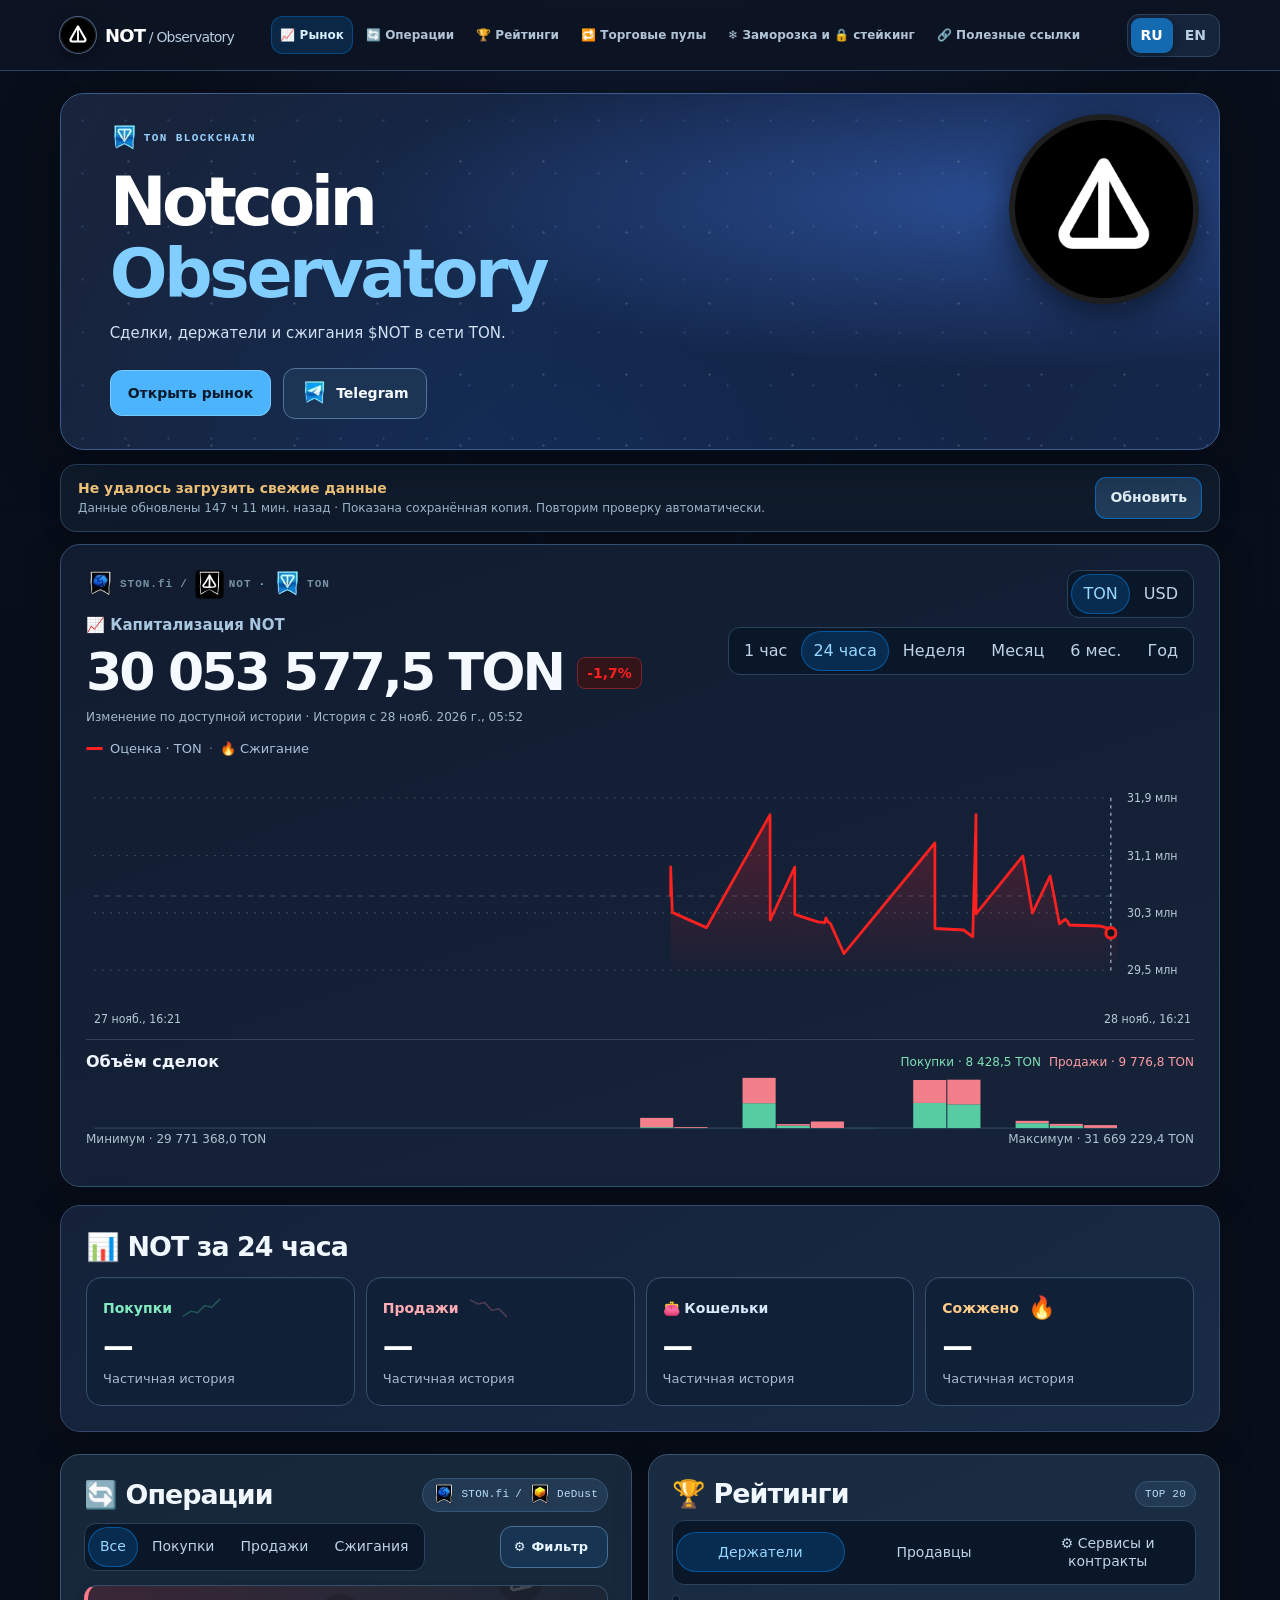
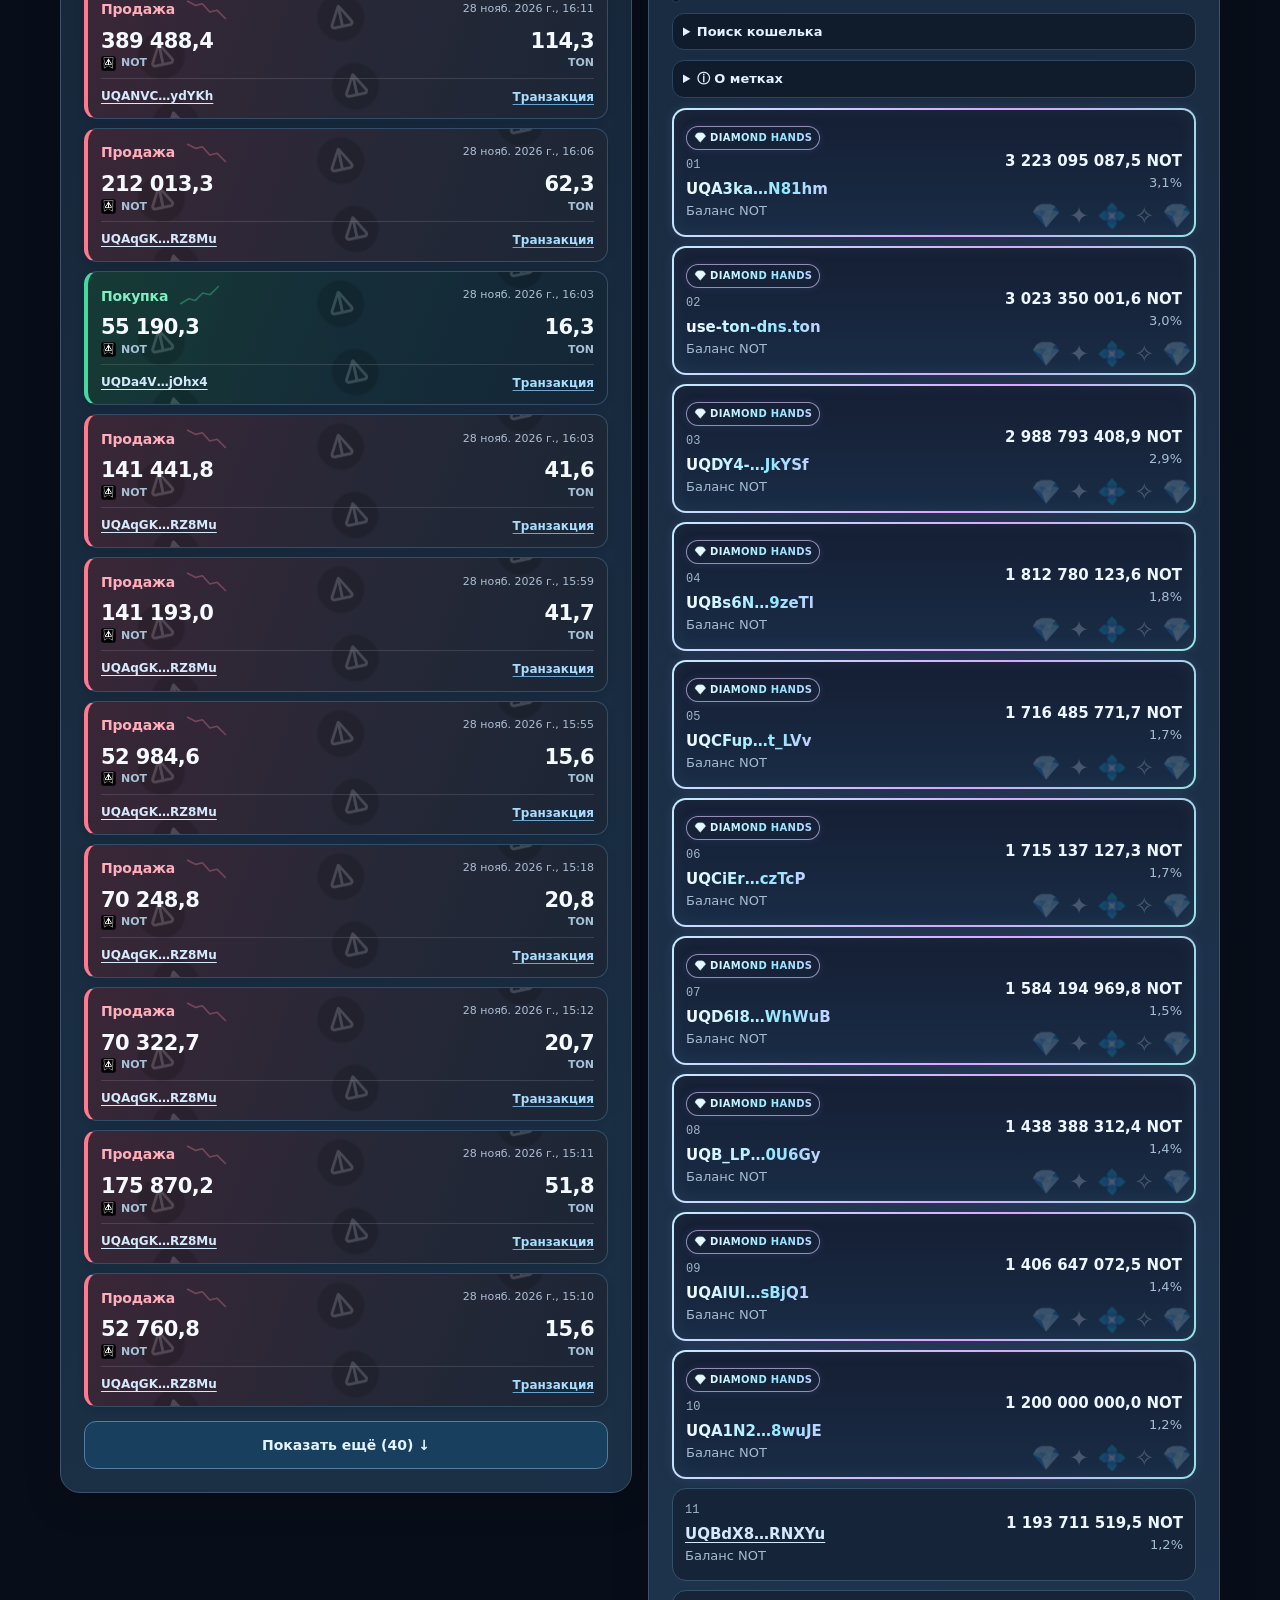
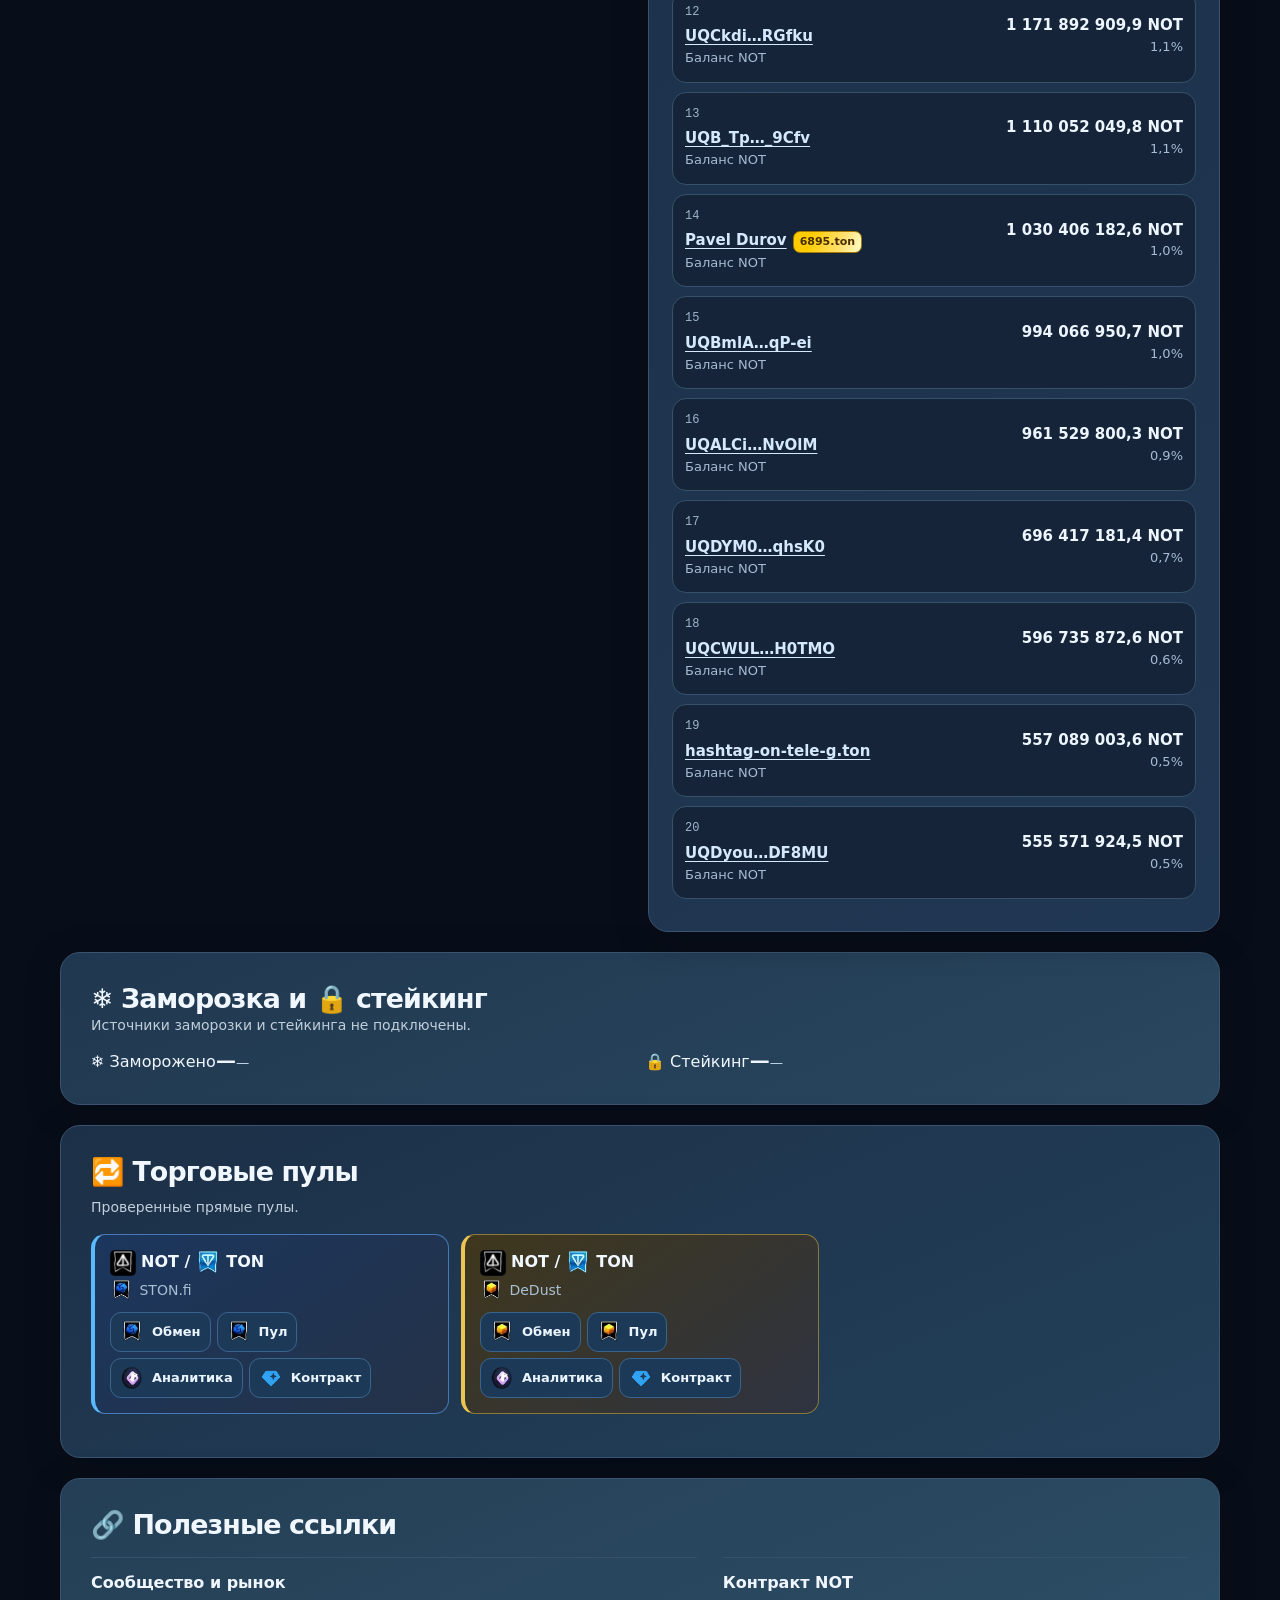
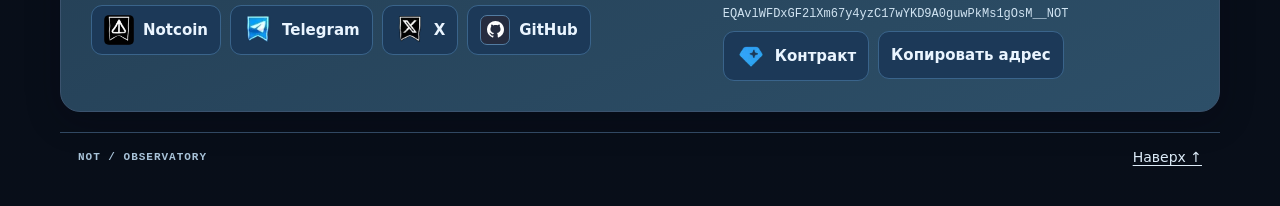
<file: index.html>
<!doctype html>
<html lang="ru"><head>
<meta charset="utf-8"><meta name="viewport" content="width=device-width,initial-scale=1">
<meta name="theme-color" content="#070d21"><meta name="description" content="NOT Observatory — сделки STON.fi и DeDust, держатели и подтверждённые сжигания NOT в сети TON.">
<title>Notcoin Observatory</title><style>:root{color-scheme:light;--ink:#101721;--muted:#536372;--paper:#f8fafc;--line:#cbd5df;--blue:#30a1f5;--link:#075d9b;--night:#090b0e;--graphite:#10151c;--green:#1e6b51;--red:#df0000;--orange:#975019;font:16px/1.5 system-ui,-apple-system,BlinkMacSystemFont,"Segoe UI",sans-serif;color:var(--ink);background:var(--night)}
*{box-sizing:border-box}
[hidden]{display:none!important}
html{scroll-behavior:smooth;scroll-padding-top:82px}
body{margin:0;background:var(--night)}
.wrap{width:min(1220px,calc(100% - 64px));margin-inline:auto}
h1,h2,h3,p{margin:0}
a{color:var(--link);text-underline-offset:3px}
a:hover{text-decoration:underline}
button{font:inherit;color:inherit;cursor:pointer}
a:focus-visible,button:focus-visible,summary:focus-visible,#plot svg:focus-visible{outline:3px solid #5692db;outline-offset:2px}
header{position:sticky;top:0;z-index:5;background:#090b0ef5;border-bottom:1px solid #283541;color:#f5f8fc}
.nav,.brand,nav,.langs,.tabs,.smallTabs,.introLinks,.eyebrow,.sectionHeading,.chartCaption,footer,.graphTop{display:flex;align-items:center}
.nav{min-height:65px;gap:20px;justify-content:space-between}
.brand{gap:9px;color:#fff;text-decoration:none}
.brand svg{width:36px;height:36px}
.brand strong{font-size:19px;letter-spacing:-.055em}
.brand span{font-weight:500;color:#c3cbd5}
.brand:hover{text-decoration:none}
nav{gap:5px}
nav a,.langs button{font-size:14px;font-weight:650}
nav a{color:#b4c0ce;padding:9px 11px;text-decoration:none;border-radius:8px}
nav a.on,nav a:hover{color:white;background:#203347;text-decoration:none}
.langs,.tabs,.smallTabs{background:#e5edf4;border-radius:10px;padding:3px;gap:2px;width:fit-content;max-width:100%;flex-wrap:wrap}
.langs button,.tabs button,.smallTabs button{border:none;padding:7px 10px;background:transparent;color:#364c61;border-radius:7px;line-height:1.35}
.langs .on,.tabs .on,.smallTabs .on{background:#114c79;color:white}
.hero{margin:20px 0 16px;position:relative;isolation:isolate;overflow:hidden;display:flex;align-items:center;min-height:192px;border-radius:20px;border:1px solid #293746;background:radial-gradient(ellipse at 88% 70%,#153650 0%,transparent 53%),#0b0d10;color:#fff}
.herotext{position:relative;z-index:1;padding:27px clamp(20px,3vw,44px);max-width:66%}
.eyebrow,.tag,footer>span{font-family:ui-monospace,Consolas,monospace;font-size:11px;font-weight:650;letter-spacing:.09em}
.eyebrow{gap:8px}
.eyebrow i{width:7px;height:7px;background:#468ec6;border-radius:50%}
.hero .eyebrow{color:#b9c9d9}
.hero .eyebrow i{background:var(--blue)}
h1{font-size:clamp(38px,4.6vw,68px);letter-spacing:-.07em;line-height:1.05;margin:7px 0 8px}
h1 em{font-family:Georgia,"Times New Roman",serif;font-weight:normal;letter-spacing:-.055em;color:#a1d6ff}
.hero p{color:#c9d5e1;font-size:15px}
.heroArt{position:absolute;inset:0 0 0 auto;width:41%;display:grid;align-items:center;pointer-events:none}
.heroArt svg{width:100%;height:100%;max-height:250px}
.introLinks{margin-top:17px;gap:10px}
.introLinks a,.more{border:1px solid #9daebf;border-radius:8px;padding:7px 12px;text-decoration:none;font-weight:650;font-size:14px}
.introLinks a{color:#f0f6ff;border-color:#536779}
.introLinks a:first-child{color:#081624;background:var(--blue);border-color:var(--blue)}
.introLinks a:hover,.more:hover{box-shadow:inset 0 0 0 1px currentColor}
.panel{background:var(--paper);border:1px solid var(--line);border-radius:17px;padding:clamp(16px,2vw,25px);min-width:0}
.graphTop,.sectionHeading,footer{justify-content:space-between;gap:12px}
.graphTop{align-items:flex-start}
.graph .eyebrow{color:#b6c8d9}
.graph .eyebrow span{color:#7891a7}
.graph h2{font-weight:550;color:var(--muted);font-size:16px;margin-top:12px}
.price{font-size:clamp(27px,3.2vw,44px);line-height:1.12;letter-spacing:-.05em;font-variant-numeric:tabular-nums;font-weight:730}
.chartCaption{font-size:13px;color:var(--muted);gap:7px;margin-top:13px}
.lineKey{width:17px;height:3px;border-radius:3px;background:var(--blue)}
.sep{color:#6f8196}
#plot{margin:6px 0;min-height:183px}
#plot svg{width:100%;height:183px;display:block;touch-action:pan-y}
#plot text{font:11px system-ui,sans-serif;fill:#b6c6d6}
.marker{cursor:pointer}
.marker:focus{outline:2px solid var(--orange)}
#readout{font-size:14px;font-variant-numeric:tabular-nums;min-height:24px;color:var(--ink)}
.note,.description,.resources p{font-size:14px;color:var(--muted);overflow-wrap:anywhere}
.note{font-size:12px}
.description{margin:8px 0}
.summary{margin:18px 0 22px}
.summary h2,.panel h2:not(.graph h2){font-size:clamp(20px,2.1vw,27px);letter-spacing:-.045em;line-height:1.2}
.summary .sectionHeading{margin-bottom:9px}
.tag{color:#3e5061;background:#e2ebf4;border-radius:20px;padding:4px 9px;white-space:nowrap;font-weight:500;letter-spacing:.02em}
#stats{display:grid;grid-template-columns:repeat(4,minmax(0,1fr));gap:10px}
.stat{background:var(--paper);border:1px solid var(--line);border-radius:13px;padding:13px 15px;min-width:0}
.stat b,.stat small,.stat span{display:block}
.stat b{font-size:clamp(20px,2.1vw,31px);line-height:1.3;font-variant-numeric:tabular-nums;overflow-wrap:anywhere;letter-spacing:-.04em}
.stat small{font-size:13px;color:var(--muted)}
.stat span{font-size:14px;font-weight:670}
.buy{color:var(--green)}
.sell{color:var(--red)}
.burn{color:var(--orange)}
.columns{display:grid;grid-template-columns:1fr 1fr;gap:16px;align-items:start}
.columns .tabs{margin:10px 0}
.columns .tabs button,.smallTabs button{font-size:14px}
.smallTabs:not(:empty){margin-bottom:8px}
#feedNote,#rankNote{margin-bottom:8px}
.row{display:grid;grid-template-columns:minmax(0,1fr) auto;gap:10px;border-top:1px solid #dce3eb;padding:10px 0;align-items:center}
.row>div{min-width:0}
.row>div:last-child{text-align:right}
.row b,.row small{display:block;font-variant-numeric:tabular-nums}
.row small{color:var(--muted);font-size:13px}
.row a{overflow-wrap:anywhere}
.row b{font-size:15px;line-height:1.45}
.row .badge{display:inline-block;padding:1px 6px;font-size:12px;border-radius:5px;margin-right:6px}
.badge.buy{background:#e0f3e8}
.badge.sell{background:var(--red);color:white}
.badge.burn{background:#ffead4}
.position{color:var(--muted);font:12px ui-monospace,monospace;margin-right:8px}
.empty{padding:16px 0;color:var(--muted)}
.more{background:#eaf1f7;color:#144b72}
.more[hidden]{display:none}
#more{margin-top:8px;width:100%}
.resources{margin:20px 0}
.resourcesGrid{display:grid;grid-template-columns:1.15fr 1.2fr 1fr;gap:24px;margin-top:16px}
.resources h3{font-size:16px;margin-bottom:6px}
.resourceList{display:flex;gap:8px 13px;flex-wrap:wrap}
.resourceList,.contract{margin-top:8px;font-size:14px}
.contract{display:block;overflow-wrap:anywhere;font-family:ui-monospace,monospace;margin-bottom:10px}
.resourcesGrid article{min-width:0}
summary{cursor:pointer;font-weight:600}
footer{padding:16px 0 25px}
footer a{font-size:14px}
@media(max-width:800px){.wrap{width:calc(100% - 28px)}
.nav{display:grid;grid-template-columns:1fr auto;gap:0;padding-top:6px}
.langs{grid-column:2;grid-row:1}
.brand{grid-column:1;grid-row:1}
nav{grid-column:1/-1;justify-content:space-between;gap:0}
nav a{padding:7px 5px;font-size:13px}
html{scroll-padding-top:98px}
.columns{grid-template-columns:1fr}
.heroArt{width:35%;opacity:.82}
.herotext{max-width:73%;padding:19px}
.hero{min-height:180px}
.graphTop{flex-wrap:wrap}
.resourcesGrid{grid-template-columns:1fr 1fr}

#stats{grid-template-columns:repeat(2,minmax(0,1fr))}}
@media(max-width:500px){.wrap{width:calc(100% - 20px)}
.hero{margin-top:10px}
.herotext{max-width:100%;padding:16px}
.heroArt{width:35%;inset:auto 0 0 auto;height:78px}
.hero p{max-width:96%;font-size:14px}
.introLinks{max-width:76%;gap:6px;flex-wrap:wrap}
.introLinks a{font-size:13px;padding:6px 8px}
.graphTop{gap:10px}
.tabs button{padding:6px 8px}
.stat{padding:10px}
.stat small{font-size:12px}
.row{gap:3px}
.row b{font-size:14px}
.row small{font-size:12px}
.resourcesGrid{grid-template-columns:1fr;gap:15px}
.resourcesGrid article+article{border-top:1px solid var(--line);padding-top:12px}}
@media(prefers-reduced-motion:reduce){html{scroll-behavior:auto}}

.walletLegend{font-size:13px;color:var(--muted);margin:4px 0}
.walletIdentity{display:inline-flex;align-items:baseline;flex-wrap:wrap;gap:2px 6px;max-width:100%;vertical-align:baseline}
.row .walletAddress{font-weight:700;text-decoration:underline;text-decoration-thickness:1px;text-underline-offset:3px}
.row .walletAddress.buy,.walletRole.buy{color:#126042}
.row .walletAddress.sell,.walletRole.sell{color:#df0000}
.row .walletAddress.burn,.walletRole.burn{color:#874305}
.row .walletAddress.neutral{color:#51615c}
.walletRole{font-size:11px;font-weight:600}
:is(.row,.walletResult) .domainBadge{font:600 11px/1.4 system-ui,sans-serif;letter-spacing:0;padding:2px 6px;border-radius:5px;overflow-wrap:anywhere;max-width:100%;display:inline-block}
.domainBadge.digits{color:#482e00;background:linear-gradient(110deg,#ffcc00 12%,#ffe173 34%,#fff9c0 46%,#ffd700 57%,#efb000 84%);background-size:220% 100%;border:1px solid #a37b00;animation:projectGold 4s ease-in-out infinite alternate}
details.domainDetails{display:inline-block;border:0;padding:0;font-size:12px;font-weight:500;width:100%}
details.domainDetails summary{color:var(--muted);font-size:11px}
#rank .position{vertical-align:top}
.onlyBadges{display:flex;align-items:center;gap:7px;font-size:13px;font-weight:600;margin:4px 0 7px;cursor:pointer}
.onlyBadges input{width:16px;height:16px;accent-color:var(--link)}


@keyframes projectGold{from{background-position:0% 50%}
to{background-position:100% 50%}}
@media(prefers-reduced-motion:reduce){.domainBadge.digits{animation:none}}
footer>span{color:#f5f8ff}
footer a{color:#dcebf8}
.price{overflow-wrap:break-word}

/* Make the chart and header dark; financial rows retain their semantic colours. */
.langs,.graph .tabs{background:#202a35}
.langs button,.graph .tabs button{color:#c3cfdb}
.langs .on,.graph .tabs .on{background:var(--blue);color:#071421}
.graph{--ink:#f5f8fc;--muted:#b2c0cd;color:var(--ink);background:var(--graphite);border-color:#283747}
.graph #readout a{color:#86caff}
.graph #plot svg{height:205px}
.brand:hover,.introLinks a:hover{color:#fff}
.introLinks a:first-child:hover{color:#081624}

.wrap{width:min(1180px,calc(100% - 88px))}
.hero{background:linear-gradient(165deg,#080a0d 22%,#10151c 100%)}
.graph,.summary{background:linear-gradient(180deg,#10151c,#152332);border:1px solid #374b5b}
.summary{background:linear-gradient(180deg,#152332,#172b3c);padding:clamp(16px,2vw,25px);border-radius:17px;color:#f4f8ff}
.summary .sectionHeading{margin-bottom:14px}
.stat{background:linear-gradient(145deg,#131d28,#1e3041);border:1px solid #3d5363}
.stat small{color:#b9c8d5}
.stat span.buy,.stat span.sell,.stat span.burn{display:inline-block;border-radius:5px;background:linear-gradient(120deg,#d8e5eb,#c1d4df);padding:1px 6px}
.columns .panel,.resources{--ink:#f3f7fc;--muted:#c1cedb;--link:#a6daff;--line:#435a6a;color:var(--ink);border-color:#3b5264}
.columns .panel{background:linear-gradient(180deg,#172b3c,#1a3b51)}
.columns .tabs,.columns .smallTabs{background:#0e1c29}
.columns .tabs button,.columns .smallTabs button{color:#cbd9e7}
.columns .tabs .on,.columns .smallTabs .on{background:#265a7d;color:#fff}
.row{border-color:#435666}
.position{color:#c1cedb}
.tag{background:#233f54;color:#d1e6f6}
.row .walletIdentity{background:linear-gradient(125deg,#d8e5eb,#c1d4df);border-radius:7px;padding:3px 6px}
.domainDetails summary{color:#354d62!important}
.domainDetails span{color:#223847}
#more,.resourceList>a,.resourceList>button{color:#f3f8ff;background:#15496b;border:1px solid #6289a3}
.resources{background:linear-gradient(180deg,#1a3b51,#20475e);padding:clamp(18px,2.5vw,30px)}
.resourcesGrid{grid-template-columns:1.3fr 1fr;gap:clamp(14px,2vw,26px)}
.resourcesGrid article{border-top:1px solid #7190a3;padding-top:13px}
.resources h3{margin-bottom:10px}
.resourceList{display:grid;grid-template-columns:1fr;gap:7px}
.resourceList>a,.resourceList>button{display:flex;align-items:center;justify-content:space-between;gap:6px;min-height:42px;padding:8px 12px;border-radius:7px;text-align:left;font:650 14px/1.35 system-ui,sans-serif;text-decoration:none;cursor:pointer}
.resourceList>a:hover,.resourceList>button:hover,#more:hover{background:#1b5c82;border-color:#aedfff}
.resources .contract{color:#d1e4f2;margin:6px 0;word-break:break-all}
footer{background:#090c10;border-top:1px solid #405362;padding:14px 18px;margin-bottom:14px;border-radius:8px}
@media(min-width:1000px){.resourcesGrid article:first-child .resourceList{grid-template-columns:repeat(2,minmax(0,1fr))}}
@media(max-width:800px){.wrap{width:calc(100% - 34px)}.resourcesGrid{grid-template-columns:1fr 1fr}}
@media(max-width:500px){.wrap{width:calc(100% - 22px)}.resourcesGrid{grid-template-columns:1fr}.resourcesGrid article+article{border-color:#7190a3}}

/* Draw external-link arrows without relying on a font glyph. */
.resourceList>a::after,.introLinks a[href^="https:"]::after,.row a:not(.walletAddress)::after{content:"";display:inline-block;width:8px;height:8px;flex-shrink:0;margin-left:6px;border-top:1.5px solid currentColor;border-right:1.5px solid currentColor;background:linear-gradient(135deg,transparent 43%,currentColor 46%,currentColor 54%,transparent 57%);vertical-align:1px}

.syncBar{display:flex;align-items:center;justify-content:space-between;gap:14px;margin:0 0 12px;padding:12px 18px;background:#101b27;border:1px solid #374b5b;border-radius:12px;color:#e5f1fb}
.syncBar>div{min-width:0}.syncBar p{font-size:14px;font-weight:650}.syncBar small{display:block;color:#b9c8d5;font-size:12px;overflow-wrap:anywhere}.syncBar .syncWarning{color:#ffcf80}
#refreshData{flex-shrink:0;min-height:42px;padding:8px 14px;border:1px solid #6289a3;border-radius:7px;background:#15496b;color:#f3f8ff;font-weight:650;font-size:14px}#refreshData:hover{background:#1b5c82}#refreshData:disabled{opacity:.65;cursor:wait}
@media(max-width:400px){.syncBar{align-items:flex-start;flex-wrap:wrap;padding:12px 14px}.syncBar>div{flex:1 1 175px}}

/* Market cap: native-currency valuation, with an explicit estimation note. */
.graph .price{font-size:clamp(32px,4.2vw,52px);letter-spacing:-.055em;line-height:1.15}
.graph h2{font-size:15px;margin-top:12px;margin-bottom:7px}
.capHeadline{display:flex;align-items:center;gap:14px;flex-wrap:wrap}
.capChange{font:700 14px/1.3 system-ui,sans-serif;padding:6px 9px;border-radius:8px;font-variant-numeric:tabular-nums;white-space:nowrap}
.capChange:empty{display:none}.capPositive{color:#54edb6;background:#133c32;border:1px solid #24634e}.capNegative{color:#ff2020;background:#321419;border:1px solid #7a242a}
#capPeriod{margin-top:5px;color:#a4b9cb}.graph #plot{min-height:250px;margin:18px 0 8px}.graph #plot svg{height:250px}
.graph #plot text{font:11px system-ui,sans-serif;fill:#b8c9d6}
.capRange{display:flex;justify-content:space-between;gap:8px;flex-wrap:wrap;color:#adc3d3;font-size:12px;font-variant-numeric:tabular-nums;margin:0 0 13px}
.graph #readout{background:#0b1723;border:1px solid #2b4354;padding:10px 12px;border-radius:9px;min-height:43px;font-size:13px;margin-bottom:9px}
.capMethod{font-size:11px;line-height:1.5;color:#9db3c4;border-top:1px solid #2b4354;padding-top:10px;margin-top:10px;max-width:850px}
.graph .chartCaption .lineKey{background:var(--chart-colour,#38dda0)}
@media(max-width:500px){.graph .price{font-size:34px}.capHeadline{gap:8px}.graph .graphTop{gap:15px}.graph .tabs{width:100%;justify-content:space-between}.graph .tabs button{padding:8px 6px;font-size:12px}.graph #plot svg{height:240px}.graph #plot{min-height:240px}.graph #readout{font-size:12px}.capMethod{font-size:11px}}
@media(max-width:360px){.graph .tabs{display:grid;grid-template-columns:repeat(3,minmax(0,1fr));gap:3px}.graph .tabs button{width:100%}}

:root{--blue:#75ccff;--project-art:url("[data-uri]");--night:#070d21}
body{background:radial-gradient(ellipse at 78% 0%,#24347b 0%,#111c49 28%,transparent 55%),#070d21}
header{background:#0a1129f5;border-color:#324576}
.brandMark{width:36px;height:36px;border-radius:50%;background:var(--project-art) center/cover}
.hero{min-height:268px;border-color:#435b9c;background:radial-gradient(ellipse at 78% 50%,#2b4696 0%,#182860 34%,transparent 68%),linear-gradient(112deg,#0d1639,#111c49)}
.hero::before{content:"";position:absolute;inset:0;background-image:radial-gradient(circle,#7eaeff 1px,transparent 1.5px),radial-gradient(circle,#eff7ff 1px,transparent 1.5px);background-size:43px 53px,83px 71px;background-position:0 0,26px 32px;opacity:.24;pointer-events:none}
.heroArt{width:40%;height:100%;background:var(--project-art) center / auto 88% no-repeat;filter:drop-shadow(0 0 20px #60b5ff60);border-radius:50%}
.hero h1 em{color:#89ceff}
.graph{background:linear-gradient(180deg,#101936,#151f43);border-color:#394b80}
.summary{background:linear-gradient(180deg,#182649,#202d55);border-color:#435480}
.columns .panel{background:linear-gradient(180deg,#192847,#1e3659)}
.resources{background:linear-gradient(180deg,#192b4b,#1b345a)}
.graphControls{display:grid;gap:10px;justify-items:end;min-width:0}
.row.trade-buy{border-left:3px solid #4cce9f;padding-left:8px;background:#14564832}
.row.trade-sell{border-left:3px solid #fb6b76;padding-left:8px;background:#7c223532}
.row.trade-burn{border-left:3px solid #e7ae57;padding-left:8px}
@media(max-width:800px){.graphControls{justify-items:start}}
@media(max-width:590px){
 .hero{min-height:210px}.heroArt{width:32%;height:auto;inset:12px 12px auto auto;aspect-ratio:1;opacity:1;background-size:contain}
 .herotext{max-width:76%}.hero h1{font-size:clamp(32px,7.5vw,47px)}.hero h1 em{display:block}
 .hero p{max-width:100%}.introLinks{max-width:100%}.graphControls{width:100%}.graph #currency{display:flex;width:auto}
}

#activity,#wallets,#pools{background:#141b27;border-color:#303a4a}
#activity .row,#wallets .row{background:transparent;border-color:#303a4a;border-left:0;padding-left:0}
#activity .row .walletIdentity,#wallets .row .walletIdentity{background:none;padding:0;column-gap:6px;row-gap:4px}
.columns .walletIdentity .walletAddress{background:none;padding:0}
.columns .row .walletAddress{color:#d6e2f0}
.columns .walletRole.buy,.columns .badge.buy{color:#85e6bc;background:none}
.columns .walletRole.sell,.columns .badge.sell{color:#ff9a9f;background:none}
.columns .walletRole.burn,.columns .badge.burn{color:#f1bd7d;background:none}
.columns .domainDetails summary,.columns .domainDetails span{color:#becbd9!important}
.columns :is(.row,.walletResult) .projectBadges{display:flex;flex-wrap:wrap;gap:5px;width:100%;align-items:center}
.columns :is(.row,.walletResult) .projectBadge{--badge-edge:#53627b;display:inline-flex;align-items:center;gap:4px;padding:2px 6px;border:1px solid var(--badge-edge);border-radius:6px;background:#202939;text-decoration:none;color:#eaf1fb;font:650 11px/1.35 system-ui,sans-serif;min-height:26px;max-width:100%}
.columns :is(.row,.walletResult) .projectBadge:hover{text-decoration:underline}
.columns :is(.row,.walletResult) .projectBadge::after{display:none}
.projectBadge img{display:block;width:18px;height:18px;object-fit:contain;border-radius:3px}
.columns :is(.row,.walletResult) .projectBadge.staking{padding-inline:4px;--badge-edge:#6c93cb}
.columns :is(.row,.walletResult) .projectBadge.vnuk{--badge-edge:#8f606f;color:#ffc8d4}
.columns :is(.row,.walletResult) .projectBadge.author{border-color:transparent;background:linear-gradient(#202939,#202939) padding-box,linear-gradient(105deg,#508eff,#dce5ee,#508eff) border-box;background-size:100% 100%,200% 100%;animation:projectBadgeGlow 5s ease-in-out infinite alternate}
.columns :is(.row,.walletResult) .projectBadge.joystick{--badge-edge:#9164ac}
.columns :is(.row,.walletResult) .projectBadge.phoenix{--badge-edge:#a86a36}
.projectBadge.joystick span,.projectBadge.phoenix span{background:linear-gradient(90deg,var(--badge-color),#ffe182,var(--badge-color));background-size:210% 100%;background-clip:text;color:transparent;animation:projectBadgeGlow 5s ease-in-out infinite alternate}
.projectBadge.joystick{--badge-color:#e3a6ff}
.projectBadge.phoenix{--badge-color:#ff9862}
@keyframes projectBadgeGlow{to{background-position:100% 0}}
@media(prefers-reduced-motion:reduce){.columns :is(.row,.walletResult) .projectBadge.author,.projectBadge.joystick span,.projectBadge.phoenix span{animation:none}}
#pools [lang="en"],html[lang="en"] #pools [lang="ru"]{display:none}
html[lang="en"] #pools [lang="en"]{display:inline}
#pools .poolIntro{margin:8px 0 16px}
#pools .poolGrid{display:grid;grid-template-columns:repeat(3,minmax(0,1fr));gap:10px}
#pools .poolCard{min-width:0;background:#1c2636;border:1px solid #39475b;border-radius:10px;padding:12px}
#pools .poolCard h3{margin:0 0 3px}
#pools .poolCard p{margin:0}
#pools .poolActions{display:flex;flex-wrap:wrap;gap:6px;margin-top:10px}
#pools .poolActions a{display:inline-flex;align-items:center;min-height:38px;padding:5px 9px;color:#edf5ff;background:#22344c;border:1px solid #586d88;border-radius:7px;font-size:13px;font-weight:650;text-decoration:none}
#pools .poolActions a:hover{background:#304963;text-decoration:underline}
#pools .poolRoute,#pools .poolTiny{margin-top:16px;padding-top:13px;border-top:1px solid #39475b}
#pools #discoveredPools{margin-top:10px}
#pools .poolCard .poolLiquidity{margin-top:8px;font-size:12px;overflow-wrap:anywhere}
#pools .poolCard h3{overflow-wrap:anywhere}
#pools .poolRoute h3{margin:0 0 4px}
#pools .poolRoute .poolCard{margin-top:9px;max-width:440px}
#pools .poolTiny .poolGrid{margin-top:10px}
#pools .poolSources{margin-top:13px;font-size:12px}
@media(max-width:800px){#pools .poolGrid{grid-template-columns:repeat(2,minmax(0,1fr))}}
@media(max-width:500px){#pools .poolGrid{grid-template-columns:minmax(0,1fr)}}

.columns :is(.row,.walletResult) .projectBadge.og{border-color:#a887c2;background:#222033}
.columns :is(.row,.walletResult) .projectBadge.fragmentNumber{--badge-edge:#cc7cdb;background:#78348b;color:#fff;font-weight:800;white-space:nowrap}
.projectBadge.og span{background:linear-gradient(90deg,#cbff69,#f3a5ff,#cbff69);background-size:210% 100%;background-clip:text;color:transparent;animation:projectBadgeGlow 4s ease-in-out infinite alternate;font-weight:800}
.columns :is(.row,.walletResult) .projectBadge.burner{border-color:#966237;padding-inline:4px}
.columns :is(.row,.walletResult) .projectBadge.blueNft{border-color:#3881a9;padding-inline:4px}
.operationRow .opMobile,.operationRow .opToggle{display:none}
#feed .operationRow .opDesktop a{display:inline-block}
@media(prefers-reduced-motion:reduce){.projectBadge.og span{animation:none}}
@media(max-width:640px){
 #feed .operationRow{grid-template-columns:minmax(0,1fr) minmax(0,auto) 28px;align-items:start;column-gap:4px;padding:8px 0}
 #feed .operationRow .opDesktop{display:none}
 #feed .operationRow>div:nth-child(2){align-self:start}
 #feed .operationRow .opMobile:not([hidden]){display:block;grid-column:1/-1;text-align:left;padding:2px 0 4px}
 #feed .operationRow .opToggle{display:grid;place-items:center;width:28px;min-height:32px;padding:0;background:none;border:0;color:#b8d3ec;cursor:pointer}
 .opToggle span{width:7px;height:7px;border-right:2px solid;border-bottom:2px solid;transform:rotate(45deg)}
 .opToggle[aria-expanded="true"] span{transform:rotate(225deg)}
}

body{background:linear-gradient(#070b16bb,#070b16cf),url("[data-uri]") center top/cover fixed,#070b16}
.supplyGrid{display:grid;grid-template-columns:repeat(2,minmax(0,1fr));gap:10px;margin-top:12px}
.supplyGrid a{display:grid;gap:4px;padding:12px;border:1px solid #39475b;border-radius:10px;background:#1c2636;text-decoration:none;min-width:0}
.supplyGrid a:hover{border-color:#7db5e6}
.supplyGrid strong{font-size:clamp(1rem,3vw,1.35rem);color:#eef5ff;overflow-wrap:anywhere}
.supplyGrid small{color:#afbfce}
@media(max-width:440px){.supplyGrid{grid-template-columns:1fr}body{background-attachment:scroll;background-size:auto,auto 1100px}}

.volumeBlock{margin-top:12px;border-top:1px solid #344353;padding-top:10px}
.volumeHeading,.volumeKeys,.tradeSize,.walletSearchForm{display:flex;align-items:center;gap:8px;flex-wrap:wrap}
.volumeHeading{justify-content:space-between}
.volumeKeys,.tradeSize{font-size:12px}
.volumeKeys span:first-child,.rankMove.gained{color:#80e0b6}
.volumeKeys span:last-child,.rankMove.lost{color:#ff9da4}
#tradeVolume svg{display:block;width:100%;height:56px}
.tradeSize{margin:8px 0;color:#bdcbd8}
.tradeSize label{display:inline-flex;align-items:center;gap:6px}
.tradeSize input[type=number],.walletSearchForm input{min-width:0;border:1px solid #53637a;border-radius:7px;background:#161f2b;color:#eaf1fb;padding:6px 8px;font:inherit}
.tradeSize input[type=number]{width:6em}
#rank .position,.walletResult .position{display:inline-flex;align-items:baseline;gap:4px}
.rankMove{font-size:10px;white-space:nowrap}
.walletSearch,.badgeLegend{margin:10px 0;border:1px solid #39475b;border-radius:8px;padding:8px 10px}
.walletSearch summary,.badgeLegend summary{cursor:pointer;color:#d6e2f0;font-size:13px;font-weight:650}
.walletSearchForm{margin-top:9px}
.walletSearchForm input{flex:1 1 145px}
.walletSearchForm button{padding:6px 9px;border:1px solid #52637b;border-radius:7px;background:#243249;color:#eaf1fb;cursor:pointer}
.walletResult{margin-top:9px;overflow-wrap:anywhere}
.walletResult h3,.walletResult h4,.walletResult p{margin:6px 0}
.walletResult ul,.badgeLegend dl{padding-left:0;margin:8px 0 0;font-size:12px}
.walletResult li{margin-left:15px;padding-top:3px}
.badgeLegend dl{display:grid;grid-template-columns:auto 1fr;gap:5px 8px}
.badgeLegend dd{margin:0;color:#bdcbd8}
.columns .projectBadge.arni,.columns .projectBadge.napiwas{border-color:#927fa2}
.columns .projectBadge.arni span,.columns .projectBadge.napiwas .badgeLabel{
 background:linear-gradient(90deg,#70e1dd,#c4b4ff,#ffab94,#ffe39a,#70e1dd);
 background-size:225% 100%;background-clip:text;color:transparent;
 animation:projectBadgeGlow 4.3s ease-in-out infinite alternate
}
.projectBadge .beerIcon{position:relative;display:inline-block;flex:0 0 18px;width:18px;height:18px}
.beerIcon::before,.beerIcon::after{content:"";position:absolute}
.beerIcon::before{left:2px;top:2px;width:10px;height:15px;border:1px solid #ffde99;border-radius:3px 3px 4px 4px;background:linear-gradient(#fff4dc 0 28%,#ffce56 29%,#e4932c 83%,#b36121)}
.beerIcon::after{left:12px;top:6px;width:5px;height:8px;border:2px solid #ffde99;border-left:0;border-radius:0 4px 4px 0}
@media(prefers-reduced-motion:reduce){.columns .projectBadge.arni span,.columns .projectBadge.napiwas .badgeLabel{animation:none}}

.projectBadges .domainDetails{width:auto;max-width:100%;overflow-wrap:anywhere}

/* NOT / Telegram-inspired Observatory — design layer v1.
   No remote fonts, frameworks, images or runtime dependencies.
   Loaded AFTER the existing stylesheet. Keeps data/JS functionality intact. */
:root{
  color-scheme:dark;
  --tg-bg:#090e18;--tg-surface:#121b2a;--tg-surface2:#192639;
  --tg-elevated:#20344b;--tg-line:#2a405a;--tg-blue:#55b9ff;
  --tg-blue-strong:#258fea;--tg-text:#f0f6ff;--tg-muted:#a6bdd2;
  --tg-green:#51dcaa;--tg-red:#ff8696;--tg-gold:#f3c66f;
  --night:var(--tg-bg);--paper:var(--tg-surface);--ink:var(--tg-text);
  --muted:var(--tg-muted);--line:var(--tg-line);--blue:var(--tg-blue);
  --link:#91d8ff;--green:var(--tg-green);--red:var(--tg-red);
  font-family:system-ui,-apple-system,BlinkMacSystemFont,"Segoe UI",sans-serif;
  font-optical-sizing:auto;
}
html{scroll-padding-top:100px}
body{
  color:var(--tg-text);
  background:radial-gradient(ellipse 80% 420px at 50% -150px,#1b315e 0%,transparent 72%),
    linear-gradient(#080e19e8,#080e19f1),url("[data-uri]") center top/cover fixed,#090e18;
}
.wrap{width:min(1160px,calc(100% - 40px))}
a{color:var(--link)}
button,input{font-family:inherit}
a,button,summary{-webkit-tap-highlight-color:transparent}
button:not(:disabled),a,summary{transition:background-color .18s ease,border-color .18s ease,color .18s ease,transform .18s ease}
button:active:not(:disabled),.introLinks a:active,.resourceList>a:active,#pools .poolActions a:active{transform:scale(.98)}
a:focus-visible,button:focus-visible,summary:focus-visible,input:focus-visible{outline:2px solid var(--tg-blue);outline-offset:3px}
header{background:#0d1524f0;border-bottom:1px solid #2c4463;backdrop-filter:blur(22px);-webkit-backdrop-filter:blur(22px)}
.nav{min-height:70px;gap:18px}
.brandMark{box-shadow:0 0 0 2px #314968,0 5px 20px #050a14a8}
.brand strong{font-size:18px;letter-spacing:-.045em}
.brand span{color:#b6cce0;font-size:14px}
nav{gap:5px}
nav a{padding:10px 13px;color:#b1c4d7;border-radius:12px;font-weight:600}
nav a.on,nav a:hover{background:#1e3958;color:#f4faff}
.langs{background:#17253a;padding:3px;border:1px solid #2d4560;border-radius:12px}
.langs button{border-radius:9px;min-width:39px;min-height:35px;color:#b6cde2}
.langs button.on{background:#288fd9;color:#fff;box-shadow:0 2px 10px #0613268c}
main.wrap{padding-bottom:10px}
.hero{margin:22px 0 14px;min-height:275px;border:1px solid #3b5c8d;border-radius:24px;
  background:radial-gradient(ellipse at 81% 30%,#294c91 0%,transparent 48%),
  radial-gradient(circle at 40% 110%,#132c55,transparent 60%),
  linear-gradient(125deg,#111d35,#15274b);
  box-shadow:0 18px 54px #02071164;isolation:isolate}
.hero::before{opacity:.14}
.hero::after{content:"";position:absolute;inset:0;pointer-events:none;
  background:linear-gradient(115deg,#ffffff08,transparent 50%);border-radius:inherit}
.herotext{padding:clamp(23px,3.5vw,45px);max-width:68%}
.hero .eyebrow{color:#98d1fc;letter-spacing:.13em}
.hero .eyebrow i{box-shadow:0 0 0 5px #269de421}
.hero h1{margin:13px 0 12px;font-size:clamp(39px,5.5vw,68px);line-height:1.03;letter-spacing:-.065em}
.hero h1 em{font-style:normal;font-weight:550;font-family:inherit;letter-spacing:-.05em;color:#81ceff}
.hero p{color:#d2e1f3;font-size:15px;max-width:510px;line-height:1.65}
.heroArt{background-size:auto 83%;filter:drop-shadow(0 6px 28px #67acff40)}
.introLinks{gap:10px;margin-top:21px}
.introLinks a{display:inline-flex;align-items:center;justify-content:center;
  min-height:42px;padding:9px 17px;border-radius:12px;font-size:14px;
  background:#1d3554;border:1px solid #52759b;color:#f5faff}
.introLinks a:first-child{background:#4bb4fc;color:#081a2c;border-color:#77caff}
.introLinks a:hover{background:#2c5277;text-decoration:none;transform:translateY(-2px)}
.introLinks a:first-child:hover{background:#83d0ff;color:#071b2c}
.syncBar{background:#101c2c;border-color:#2b435f;border-radius:16px;
  padding:12px 17px;box-shadow:0 6px 20px #050b152b}
.syncBar p{color:#e3f5ff}
.syncBar small{color:#9eb8ce}
#refreshData{border-radius:11px;background:#213d5b;border-color:#476d92;color:#eaf7ff}
#refreshData:hover{background:#2f5a81}
.panel,.graph,.summary,.columns .panel,.resources,#pools,#activity,#wallets{
  border:1px solid var(--tg-line);border-radius:20px;
  background:linear-gradient(155deg,#151f30 0%,#111927 100%);
  box-shadow:0 8px 34px #03091145;color:var(--tg-text)}
.graph{background:linear-gradient(160deg,#172640 0%,#101a2d 76%);border-color:#315172}
.graph .eyebrow{color:#86caff}
.graph h2{color:#a8c6e0;margin-top:15px}
.graph .price{color:#f4faff;letter-spacing:-.055em}
.graph .chartCaption{color:#abc1d7}
.graph #readout{border-color:#314964;background:#0e192a}
.graph .capMethod{border-color:#2b4056;color:#98aec2}
.graph #plot{border-radius:15px;overflow:hidden}
.graphControls{gap:9px}
.graph .tabs,.columns .tabs,.columns .smallTabs{background:#0a1728;border:1px solid #2a425c;border-radius:12px;padding:3px}
.graph .tabs button,.columns .tabs button,.columns .smallTabs button{border-radius:9px;min-height:34px;padding:7px 12px;color:#bed3e6}
.graph .tabs .on,.columns .tabs .on,.columns .smallTabs .on{background:#26659c;color:#fff;box-shadow:0 2px 8px #050d1780}
.summary{margin-top:18px;background:linear-gradient(150deg,#182b44,#142037);border-color:#2a496b}
.summary h2,.panel h2:not(.graph h2){color:#f1f7ff;font-weight:730;letter-spacing:-.035em}
#stats{gap:11px}
.stat{padding:16px;border-radius:15px;background:#102036;border:1px solid #34506f;box-shadow:inset 0 1px #ffffff0a}
.stat b{color:#fff;font-size:clamp(21px,2.4vw,32px);line-height:1.22;margin:5px 0}
.stat small{color:#a4bbd0}
.stat span{font-weight:680}
.stat span.buy,.stat span.sell,.stat span.burn{background:none;padding:0}
.columns{gap:16px}
.columns .panel{min-width:0}
.sectionHeading{flex-wrap:wrap}
.tag{background:#233a55;color:#badcf5;border:1px solid #355676}
.row{border-top-color:#263950;padding:12px 3px}
.row:hover{background:#ffffff07}
.row.trade-buy,.row.trade-sell,.row.trade-burn{border-left:3px solid transparent;border-radius:8px;padding-left:10px}
#activity .row.trade-buy{border-left:3px solid #52d5a2;background:#16362c42}
#activity .row.trade-sell{border-left:3px solid #ff8191;background:#40232a50}
#activity .row.trade-burn{border-left:3px solid #f5c16b;background:#3a2c1b48}
.row b{color:#edf6ff}
.row small{color:#a5bcd2}
.columns .row .walletAddress{color:#d5e9fd}
.columns .walletRole.buy,.columns .badge.buy{color:#75e7b2}
.columns .walletRole.sell,.columns .badge.sell{color:#ff9bac}
.columns .walletRole.burn,.columns .badge.burn{color:#f5c377}
.position{color:#9fb6ca}
.columns :is(.row,.walletResult) .projectBadge{border-radius:8px;background-color:#1d2b3e;min-height:28px}
.columns :is(.row,.walletResult) .projectBadge.fragmentNumber{background:#813c99;color:#fff;border-color:#dd8bfa}
.domainBadge.digits{border-radius:7px}
#more,.resourceList>a,.resourceList>button,#pools .poolActions a{
  background:#1c3958;border:1px solid #3a648b;border-radius:11px;color:#eaf5ff}
#more{min-height:43px}
#more:hover,.resourceList>a:hover,.resourceList>button:hover,#pools .poolActions a:hover{background:#2b5277}
.supplyGrid a,#pools .poolCard{background:#17263a;border:1px solid #2b4665;border-radius:14px;padding:15px}
.supplyGrid a:hover,#pools .poolCard:hover{border-color:#4785b3}
.supplyGrid small{color:#b5c9da}
#pools .poolCard h3{color:#f2f8ff}
#pools .poolCard p{color:#a9c0d3}
#pools .poolGrid{gap:12px}
#pools .poolActions a{min-height:40px}
.walletSearch,.badgeLegend{background:#101b2b;border-color:#2b4563;border-radius:12px}
.walletSearch summary,.badgeLegend summary{color:#e1f1fd}
.tradeSize input[type=number],.walletSearchForm input{background:#091729;border-color:#385575;color:#f5faff;border-radius:10px;min-height:38px}
.walletSearchForm button{background:#285982;border-color:#478bb5;border-radius:10px;min-height:40px}
.resources{background:linear-gradient(155deg,#152840,#152036)}
.resourcesGrid article{border-color:#36516d}
.resourceList>a,.resourceList>button{min-height:45px;padding:10px 13px}
footer{background:transparent;border-top:1px solid #314862;border-radius:0;color:#bed4e7;margin-top:20px}
footer>span{color:#a8c2d8}
@media(min-width:900px){
 .columns .panel{padding:23px}
 .hero{min-height:305px}
 .heroArt{background-size:auto 88%}
}
@media(max-width:800px){
 html{scroll-padding-top:114px}
 .wrap{width:calc(100% - 28px)}
 .nav{gap:5px;padding-top:5px}
 .brand strong{font-size:16px}
 nav{overflow-x:auto;scrollbar-width:none;justify-content:space-between}
 nav::-webkit-scrollbar{display:none}
 nav a{min-height:42px;display:inline-flex;align-items:center;white-space:nowrap;padding:9px 10px}
 .hero{margin-top:14px;min-height:230px}
 .herotext{max-width:75%;padding:24px}
 .resourcesGrid{grid-template-columns:1fr 1fr}
}
@media(max-width:590px){
 .wrap{width:calc(100% - 22px)}
 .hero{border-radius:20px;min-height:250px}
 .hero h1{font-size:clamp(34px,8vw,46px)}
 .herotext{max-width:100%;padding:20px 18px 78px}
 .hero p{max-width:100%;padding-right:0}
 .heroArt{width:100px;height:100px;top:auto;bottom:-7px;right:7px;inset:auto 7px -7px auto;opacity:.83;background-size:contain}
 .hero .introLinks{max-width:calc(100% - 90px)}
 .introLinks a{min-height:40px;padding:8px 11px}
 .graph,.summary,.columns .panel,.resources{padding:16px}
 .graphTop{gap:13px}
 .graphControls{width:100%;justify-items:stretch}
 .graph .tabs{width:100%;justify-content:space-between}
 .graph .tabs button{flex:1 1 auto;padding:8px 6px;font-size:12px}
 .graph .price{font-size:clamp(29px,8.7vw,39px)}
 .graph #plot,.graph #plot svg{min-height:210px;height:210px}
 #stats{grid-template-columns:repeat(2,minmax(0,1fr));gap:9px}
 .stat{padding:12px}
 .stat b{font-size:clamp(19px,5.4vw,26px)}
 .columns{gap:14px}
 #pools .poolGrid{grid-template-columns:1fr}
 .resourcesGrid{grid-template-columns:1fr}
 .row{min-width:0}
 .row>div{overflow-wrap:anywhere}
 .syncBar{flex-wrap:wrap}
 body{background-attachment:scroll}
}
@media(max-width:360px){
 .brand strong{font-size:14px}
 .brandMark{width:30px;height:30px}
 .nav{column-gap:3px}
 nav a{font-size:12px;padding:9px 7px}
 .hero .introLinks{max-width:100%}
 .heroArt{opacity:.4}
 .graph .tabs button{font-size:11px}
}
@media(hover:hover){
 .stat:hover,#pools .poolCard:hover{transform:translateY(-2px)}
}
@media(prefers-reduced-motion:reduce){
 *,*::before,*::after{scroll-behavior:auto!important;animation-duration:.01ms!important;transition-duration:.01ms!important}
}

/* FIGMA TELETON IOS UI KIT — SOURCE-ALIGNED
   Reference: fIjhy6ddPFSXmia3DCvQa2
   Dark selected tab: 6028:2120, row: 6023:2116, dark label: 6781:30558.
   Accent #008BFF; 52px regular list-row minimum; rounded selected tab.
   Native system font replaces Figma's licensed iostgico/SF Pro assets. */
:root{--tg-accent:#008bff;--tg-blue:#008bff;--tg-blue-strong:#008bff;--tg-selected:#146ab1}
nav a.on,nav a[aria-current="location"]{
 color:#d8efff;background:#008bff28;box-shadow:inset 0 0 0 1px #008bff55}
.langs button.on{background:var(--tg-selected);color:#fff}
.graph .tabs .on,.columns .tabs .on,.columns .smallTabs .on{
 border-radius:100px;background:#008bff2e;color:#97d7ff;
 box-shadow:inset 0 0 0 1px #008bff70}
.graph .tabs button,.columns .tabs button,.columns .smallTabs button{
 min-height:40px;line-height:1.25}
#activity .row,#wallets .row{min-height:52px}
#activity .row .walletAddress,#wallets .row .walletAddress{line-height:1.45}
#activity .row .badge,#wallets .row .badge{line-height:1.4}
#refreshData,.walletSearchForm button{border-color:#008bff91}
#refreshData:focus-visible,.walletSearchForm button:focus-visible{outline-color:#94d9ff}
@media(max-width:800px){
 nav a{min-height:44px}
}

/* Four compact, fully visible tabs on narrow Telegram WebViews. */
@media(max-width:590px){
 #nav{display:grid;grid-template-columns:repeat(4,minmax(0,1fr));gap:3px;overflow:visible;width:100%}
 #nav a{display:flex;align-items:center;justify-content:center;min-width:0;
  font-size:12px;white-space:nowrap;line-height:1.2;padding:9px 2px;text-align:center}
 #nav a[href="#links"]{font-size:0}
 #nav a[href="#links"]::after{content:"Ссылки";font-size:12px}
 html[lang="en"] #nav a[href="#links"]::after{content:"Links"}
}

/* UNIVERSAL OBSERVATORY UI V1 — reusable across token projects.
   Layout, labels, accessible filter, gem/paper honors and animated burn cards.
   No remote art/fonts: all decoration stays inside standalone HTML/CSS. */
.feedFilterBar{display:flex;align-items:center;justify-content:space-between;flex-wrap:wrap;gap:9px;margin:11px 0}
.feedFilterBar #filters{margin:0}
#badgeFilterToggle{display:inline-flex;align-items:center;justify-content:center;gap:6px;min-height:42px;
 padding:8px 13px;border:1px solid #497197;border-radius:12px;background:#173552;color:#e6f3ff;font-weight:750;font-size:13px}
#badgeFilterToggle[aria-expanded="true"]{background:#184a73;border-color:#82c9ff}
#badgeFilterCount{color:#9fd6fa;font-size:12px}
.filterPanel{background:#0f2033;border:1px solid #355573;padding:14px;border-radius:14px;margin:0 0 14px}
.filterPanel .onlyBadges{margin:0 0 10px;min-height:34px}
.filterPanel .tradeSize{margin:0 0 13px;gap:10px}
.filterPanel .tradeSize label{min-height:32px}
.filterBadgesHeading{display:flex;align-items:center;justify-content:space-between;gap:9px;
 border-top:1px solid #2b4961;padding-top:13px;margin-top:4px}
.filterBadgesHeading strong{font-size:13px;color:#cfe5f8}
#clearBadgeFilters{border:0;background:none;color:#88cfff;text-decoration:underline;font-size:12px;padding:6px}
.badgeFilterSearch{display:block;width:100%;min-width:0;min-height:42px;margin:9px 0 12px;
 padding:9px 12px;border:1px solid #3c5d7e;border-radius:10px;background:#0b182a;
 color:#ecf7ff;font-size:14px}
.badgeFilterSearch::placeholder{color:#9fb1c7}
.badgeFilterList{display:grid;grid-template-columns:repeat(2,minmax(0,1fr));gap:8px}
.badgeFilterItem{display:flex;align-items:center;gap:8px;min-height:39px;padding:7px 9px;
 border:1px solid #354d66;border-radius:10px;background:#172b40;
 color:#e5f2fd;font-size:12px;overflow-wrap:anywhere;cursor:pointer}
.badgeFilterItem:has(input:checked){border-color:#008bff;background:#153e60}
.badgeFilterItem input{accent-color:#008bff;flex:0 0 17px;width:17px;height:17px}
.filterHint{margin:12px 0 0;font-size:12px;color:#93aec5;line-height:1.5}
#feed{display:grid;gap:13px;margin-top:14px}
/* A transaction is a standalone, readable card rather than a compressed table row. */
#feed .operationRow{display:flex;flex-direction:column;align-items:stretch;gap:11px;position:relative;
 padding:16px 17px!important;margin:0;min-width:0;overflow:hidden;border:1px solid #344e67;
 border-left:4px solid #486787!important;border-radius:16px;background:#172b3d!important;
 box-shadow:0 5px 15px #030c172d;isolation:isolate}
#feed .operationRow.trade-buy{border-left-color:#45d9a2!important;background:linear-gradient(110deg,#153b35,#152d39 50%,#142637)!important}
#feed .operationRow.trade-sell{border-left-color:#ff7a8c!important;background:linear-gradient(110deg,#3a2636,#262837 55%,#1b2636)!important}
#feed .operationRow>div{position:relative;z-index:1;min-width:0}
#feed .operationRow .opHeader{display:flex;align-items:center;justify-content:space-between;gap:9px}
#feed .operationRow .opKind{font-weight:780;letter-spacing:-.015em;font-size:15px;line-height:1.3}
#feed .operationRow .opKind.buy{color:#7ef0c0}
#feed .operationRow .opKind.sell{color:#ffadba}
#feed .operationRow .opKind.burn{color:#ffe1a0}
#feed .operationRow .opDate{font-size:11px;color:#adc4da;white-space:nowrap;overflow:hidden;text-overflow:ellipsis;margin-left:auto}
#feed .operationRow .opToggle{display:grid!important;place-items:center;flex:0 0 35px;width:35px;min-height:35px;
 color:#d3e6f6;background:#1c3852;border:1px solid #436380;border-radius:10px;padding:0}
#feed .operationRow .opToggle span{display:block;width:auto;height:auto;border:0;
 transform:none;color:inherit;font:750 23px/1 system-ui,sans-serif}
#feed .operationRow .opToggle[aria-expanded="true"] span{transform:rotate(180deg)}
#feed .operationRow .opAmounts{display:grid;grid-template-columns:minmax(0,1.45fr) minmax(0,1fr);
 gap:12px;align-items:start;width:100%}
#feed .operationRow .opAmounts>div{min-width:0;display:flex;flex-direction:column;gap:2px}
#feed .operationRow .opAmountValue{display:block;overflow-wrap:anywhere;
 color:#f5faff;font-size:clamp(18px,2.2vw,24px);font-weight:795;letter-spacing:-.028em;
 line-height:1.22;font-variant-numeric:tabular-nums}
#feed .operationRow .opAmountUnit{color:#a6c1d7;font-size:12px;font-weight:650;line-height:1.4}
#feed .operationRow .opGram{text-align:right;align-items:flex-end}
#feed .operationRow .opWallet{padding-top:10px;border-top:1px solid #ffffff20;font-size:14px}
#feed .operationRow .walletIdentity{display:flex;align-items:center;gap:6px 8px;flex-wrap:wrap;width:100%;max-width:100%}
#feed .operationRow .walletAddress{font-weight:720;text-decoration-thickness:1px;text-underline-offset:3px;
 max-width:100%;overflow-wrap:anywhere}
#feed .operationRow .domainBadge.digits{vertical-align:middle;flex:0 0 auto}
#feed .operationRow .projectBadges{display:flex;flex-wrap:wrap;width:100%;gap:6px;margin-top:5px}
#feed .operationRow .opMobile{display:none;gap:10px;justify-content:space-between;
 padding-top:10px;border-top:1px solid #ffffff20;font-size:12px;color:#afc2d5}
#feed .operationRow .opMobile:not([hidden]){display:flex!important;grid-column:auto;text-align:left}
#feed .operationRow .opMobile a{color:#8cd5ff;font-weight:700}
#feed .operationRow .opDesktop{display:none!important}
#feed .operationRow .projectBadge{min-height:28px}
#feed .operationRow .domainDetails{max-width:100%;width:auto}
/* Burn decorations cover the whole card; text remains fully legible above them. */
#feed .operationRow.trade-burn{
 border:2px solid #d47b45!important;border-left:4px solid #ffba45!important;
 background:linear-gradient(120deg,#4a1a1a,#733319,#4d1c28,#783b18,#401d22)!important;
 background-size:300% 300%!important;
 animation:observatoryFireGlow 7s ease-in-out infinite alternate;
 box-shadow:0 0 17px #fa5c242b,inset 0 0 20px #ffae2520}
#feed .operationRow.trade-burn::before{content:"🔥  🔥     🔥  🔥";position:absolute;inset:auto 0 -12px;
 text-align:center;font-size:36px;letter-spacing:8px;opacity:.19;pointer-events:none;
 filter:blur(1px);animation:observatoryFlames 4.4s ease-in-out infinite alternate;z-index:0}
#feed .operationRow.trade-burn .opAmountValue{color:#fff5e8}
@keyframes observatoryFireGlow{
 0%{background-position:0% 55%;border-color:#b95f34;box-shadow:0 0 14px #eb702c32}
 50%{background-position:70% 12%;border-color:#ffb75a;box-shadow:0 0 24px #fa9a2342}
 100%{background-position:100% 75%;border-color:#db6938;box-shadow:0 0 16px #f4654444}
}
@keyframes observatoryFlames{from{transform:translateY(5px) scale(1);opacity:.10}to{transform:translateY(-15px) scale(1.07);opacity:.28}}
/* Honors apply only to the current top 10 in the appropriate rankings. */
#rank .rankingRow{position:relative;isolation:isolate;overflow:hidden;border-radius:14px;
 border:1px solid #355269;padding:14px 12px;margin-bottom:9px;gap:12px;
 background:#152438;min-width:0}
#rank .rankingRow>div{z-index:1;position:relative;min-width:0}
#rank .rankingRow .walletIdentity{max-width:100%;width:100%}
#rank .rankingRow .projectBadges{width:100%;margin-top:4px}
#rank .rankingRow .rankHonor{display:table;width:max-content;max-width:100%;border-radius:100px;
 font:760 11px/1.4 system-ui,sans-serif;padding:4px 11px;margin:0 0 8px;
 letter-spacing:.03em;text-transform:uppercase}
#rank .rankingRow.diamondHands{border:2px solid transparent;
 background:linear-gradient(#151e33,#192c46) padding-box,
 linear-gradient(115deg,#c2ecff,#dba5ff,#74ffd7,#ffe3a0,#9fb8ff,#e3a8ff,#c2ecff) border-box;
 background-size:100% 100%,350% 350%;animation:diamondSweep 8s linear infinite;
 box-shadow:inset 0 0 18px #99cfff13,0 0 11px #acaaff20}
#rank .diamondHands::before{content:"💎 ✦ 💠 ✧ 💎";position:absolute;inset:auto 2px 1px auto;
 opacity:.22;font-size:24px;pointer-events:none;z-index:0;
 animation:diamondSpark 5s ease-in-out infinite alternate}
#rank .diamondHonor{color:#f8efff;background:linear-gradient(105deg,#634c92,#3b647d,#74613d);
 border:1px solid #d9caff88;text-shadow:0 0 9px #bbaaffaa}
@keyframes diamondSweep{from{background-position:0 0,0% 50%}to{background-position:0 0,100% 50%}}
@keyframes diamondSpark{from{opacity:.1;transform:translateY(3px)}to{opacity:.30;transform:translateY(-3px)}}
#rank .rankingRow.paperHands{border:2px solid transparent;
 background:linear-gradient(#232431,#1a2637) padding-box,
 linear-gradient(115deg,#f7eee8,#a9b6c8,#e5b3ab,#eee3d8,#a9b6c8) border-box;
 background-size:100% 100%,280% 280%;animation:paperBorder 9s linear infinite}
#rank .paperHands::before{content:"🧻   🧻   🧻   🧻\A 🧻   🧻   🧻   🧻\A 🧻   🧻   🧻   🧻";
 white-space:pre;position:absolute;inset:-12px;z-index:0;font-size:28px;line-height:1.9;
 opacity:.13;pointer-events:none;transform:rotate(-8deg) scale(1.07);animation:paperDrift 8s ease-in-out infinite alternate}
#rank .paperHonor{color:#ecdddd;background:#53424b;border:1px solid #ccbbc7aa}
@keyframes paperBorder{from{background-position:0 0,0% 30%}to{background-position:0 0,100% 60%}}
@keyframes paperDrift{from{transform:rotate(-8deg) translateY(-6px) scale(1.07)}to{transform:rotate(-6deg) translateY(7px) scale(1.07)}}
.serviceEmoji{display:inline-block;margin-right:2px;font-size:15px;line-height:1}
/* Hero places the token emblem beside the identity rather than over the CTA. */
.hero{min-height:295px;display:flex;align-items:center;border-radius:24px}
.heroArt{width:33%;height:100%;right:16px;inset:0 16px 0 auto;background-size:contain;
 background-position:center;filter:drop-shadow(0 6px 20px #62b0ff50)}
.hero .herotext{max-width:65%;padding:30px clamp(23px,3.8vw,49px)}
.hero h1{line-height:1.06;margin-bottom:11px}
.hero p{max-width:38rem}
.hero .introLinks{display:flex;gap:12px;flex-wrap:wrap;align-items:center;margin-top:22px}
.hero .introLinks a{min-height:46px;padding:11px 17px}
@media(max-width:800px){
 .hero{min-height:255px}
 .hero .herotext{max-width:68%;padding:23px}
 .heroArt{width:30%;right:10px}
}
@media(max-width:640px){
 .feedFilterBar{display:flex;flex-direction:column;align-items:stretch;gap:8px}
 .feedFilterBar #filters{width:100%;display:flex;justify-content:space-between;gap:2px}
 .feedFilterBar #filters button{flex:1 1 auto;min-width:0;font-size:12px;padding:8px 4px}
 .feedFilterBar #badgeFilterToggle{align-self:flex-end}
 #feed .operationRow{padding:14px 13px!important}
 #feed .operationRow .opAmounts{grid-template-columns:minmax(0,1.4fr) minmax(0,1fr);gap:8px}
 #feed .operationRow .opAmountValue{font-size:clamp(17px,4.6vw,21px)}
 #feed .operationRow .opDate{font-size:10px}
 #rank .rankingRow{padding:11px 10px}
 .hero{min-height:285px;display:block}
 .hero .herotext{max-width:100%;padding:22px 18px}
 .hero h1{font-size:clamp(30px,7.6vw,42px);max-width:calc(100% - 115px);min-height:78px}
 .hero p{max-width:100%;font-size:14px}
 .heroArt{width:112px;height:112px;inset:15px 12px auto auto;opacity:.95;background-size:contain}
 .hero .introLinks{width:100%;display:grid;grid-template-columns:1fr 1fr;gap:9px;margin-top:19px}
 .hero .introLinks a{min-width:0;min-height:44px;padding:9px 7px;justify-content:center;font-size:12px}
}
@media(max-width:390px){
 .badgeFilterList{grid-template-columns:minmax(0,1fr)}
 .hero h1{max-width:calc(100% - 99px);font-size:31px}
 .heroArt{width:97px;height:97px}
 .hero{min-height:270px}
 #rank .rankingRow{grid-template-columns:minmax(0,1fr) auto}
 #rank .rankingRow b{overflow-wrap:anywhere;font-size:12px}
 #feed .operationRow .opAmountValue{font-size:17px}
 #feed .operationRow .opAmountUnit{font-size:11px}
}
@media(prefers-reduced-motion:reduce){
 #feed .operationRow.trade-burn,#feed .operationRow.trade-burn::before,
 #rank .rankingRow.diamondHands,#rank .diamondHands::before,
 #rank .rankingRow.paperHands,#rank .paperHands::before{animation:none!important}
}

/* OBSERVATORY OPERATION CARDS V1.1 — no per-card expansion, direct explorer action. */
#feed .operationRow .opHeader{align-items:center;gap:12px}
#feed .operationRow .opDate{flex:0 1 auto;text-align:right}
#feed .operationRow .opTransaction{
 display:inline-flex;position:relative;z-index:2;align-self:flex-end;justify-content:center;align-items:center;
 gap:7px;min-height:42px;margin-top:-3px;padding:8px 12px;
 color:#a0ddff;background:#1c3a53;border:1px solid #4576a0;border-radius:10px;
 font-size:13px;font-weight:770;line-height:1.2;text-decoration:none;white-space:nowrap;
 transition:background .18s,border-color .18s;
}
#feed .operationRow .opTransaction::after{content:"↗";font-size:16px;line-height:1}
#feed .operationRow .opTransaction:hover{background:#26516f;border-color:#81caff;color:#eff9ff}
#feed .operationRow .opTransaction:focus-visible{outline:2px solid #b3e6ff;outline-offset:3px}
#activity #more{display:flex;justify-content:center;align-items:center;width:100%;
 min-height:48px;margin-top:14px;padding:11px 13px;background:#183f5e;
 border:1px solid #547d9d;border-radius:12px;color:#e2f3ff;font-size:14px;font-weight:760}
#activity #more:hover{background:#23577c;border-color:#8ccfff}
#activity #more[hidden]{display:none}
@media(max-width:590px){
 #feed .operationRow .opTransaction{min-height:44px;margin-top:-5px}
}


/* NOT OBSERVATORY v1.2 — mobile-first polish, compact trades and per-DEX identity. */
html{scroll-behavior:smooth}
#market,#activity,#wallets,#pools,#supply,#links{scroll-margin-top:150px}
#market{background:linear-gradient(162deg,#111c30,#152238 80%)!important}
.summary{background:linear-gradient(150deg,#142139,#192b45)!important;border-color:#34496b}
#activity{background:linear-gradient(157deg,#17273a,#1b3046)!important}
#wallets{background:linear-gradient(157deg,#192b40,#203753)!important}
#pools{background:linear-gradient(157deg,#1c3047,#23405a)!important}
#supply{background:linear-gradient(157deg,#20384f,#29475f)!important}
#links{background:linear-gradient(157deg,#243f55,#2d4f68)!important}
#activity,#wallets,#pools,#supply,#links{border-color:#3b536e}
#nav{display:flex;flex-wrap:wrap;gap:4px;justify-content:center;align-items:center;min-width:0}
#nav a{flex:0 0 auto;white-space:nowrap;padding:10px 9px;font-size:12px;text-align:center}
#nav a[href="#links"]{font-size:12px}
#nav a[href="#links"]::after{content:none!important}
#feed{gap:9px}
#feed .operationRow{padding:11px 13px!important;gap:7px;box-shadow:0 2px 8px #030b1724;border-radius:13px}
#feed .operationRow .opHeader{min-height:25px}
#feed .operationRow .opTitleGroup{display:flex;align-items:center;gap:10px;min-width:0}
#feed .operationRow .opKind{font-size:14px}
#feed .operationRow .opDate{font-size:11px;color:#adbed2}
#feed .operationRow .opAmounts{gap:7px}
#feed .operationRow .opAmountValue{font-size:clamp(17px,2vw,21px);line-height:1.17}
#feed .operationRow .opAmountUnit{font-size:11px}
#feed .operationRow .opFooter{display:grid;grid-template-columns:minmax(0,1fr) auto;
 gap:10px;align-items:start;padding-top:8px;border-top:1px solid #ffffff20}
#feed .operationRow .opWallet{padding:0;border:0;min-width:0;font-size:12px}
#feed .operationRow .walletIdentity{column-gap:4px;row-gap:4px}
#feed .operationRow .walletAddress{font-size:12px;line-height:1.55;overflow-wrap:anywhere}
#feed .operationRow .projectBadges{gap:4px;margin-top:4px}
#feed .operationRow .opTransaction,
#feed .operationRow .opTransaction:hover{display:inline!important;align-self:start;
 margin:1px 0 0;padding:0;min-height:0;max-width:100%;
 background:none;border:0;border-radius:0;font-weight:650;font-size:12px;
 line-height:1.6;color:#a7ddff;text-decoration:underline;text-decoration-color:#6aa4d0;
 text-underline-offset:3px;white-space:nowrap}
#feed .operationRow .opTransaction::after{content:none!important;display:none!important}
#feed .operationRow .opTransaction:focus-visible{outline:2px solid #bbe8ff;outline-offset:3px}
#feed .operationRow .trendMini{width:52px;height:28px;flex:0 0 auto;overflow:visible}
#feed .operationRow .trendLine{fill:none;stroke-width:2.7;stroke-linecap:round;
 stroke-linejoin:round;stroke-dasharray:75;stroke-dashoffset:75;
 animation:trendDraw 3.3s ease-in-out infinite}
#feed .operationRow .trend-buy{color:#56ebac}
#feed .operationRow .trend-sell{color:#ff899d}
#feed .operationRow .trendLine{stroke:currentColor}
#feed .operationRow .trendDot{fill:currentColor;animation:trendDotPulse 3.3s ease-in-out infinite}
@keyframes trendDraw{0%,8%{stroke-dashoffset:75;opacity:.3}40%,83%{stroke-dashoffset:0;opacity:1}100%{stroke-dashoffset:75;opacity:.3}}
@keyframes trendDotPulse{0%,25%{opacity:0}55%,84%{opacity:1}100%{opacity:0}}
/* Animate Diamond Hands name/domain and honor in addition to the animated border. */
#rank .diamondHands .walletAddress,
#rank .diamondHands .rankHonor,
#rank .diamondHands .domainBadge{
 color:#e7dcff;background-image:linear-gradient(105deg,#f8fbff,#92e9ff,#f3b6ff,#ffe4a6,#b4ffd9,#e2d5ff);
 background-size:340% 100%;background-position:0% 50%;
 -webkit-background-clip:text;background-clip:text;-webkit-text-fill-color:transparent;
 animation:gemLetters 6.5s linear infinite;
 text-shadow:none;
}
#rank .diamondHands .rankHonor{background-color:#31455f;border-color:#e3d3ff99;box-shadow:0 0 8px #8b9eff22}
#rank .diamondHands .domainBadge{box-shadow:inset 0 0 10px #cbb6ff44,0 0 7px #88baff22}
@keyframes gemLetters{0%{background-position:0% 50%}100%{background-position:100% 50%}}
#rank .rankingRow .serviceGear{display:inline-flex;align-items:center;justify-content:center;
 width:23px;height:23px;line-height:1;font-size:15px;color:#d1e3f6;
 background:#31455b;border:1px solid #68859d;border-radius:7px}
#rank .rankingRow.diamondHands .serviceGear{border-color:#b0bee4}
/* Brand glyphs: inline vectors / local token art; no external requests. */
.brandGlyph{display:inline-flex;justify-content:center;align-items:center;vertical-align:middle;
 width:22px;height:22px;min-width:22px;flex:0 0 22px;
 border-radius:7px;background:#264562;color:#dceeff;
 border:1px solid #527ca2;font:800 10px/1 system-ui,sans-serif;
 letter-spacing:-.04em;text-decoration:none;overflow:hidden}
.brandGlyph svg{width:17px;height:17px}
.brandGlyph.brand-telegram{background:#1985be;color:#fff;border-color:#3aa9ea}
.brandGlyph.brand-x{background:#0b0e14;color:#fff;border-color:#718398}
.brandGlyph.brand-github{background:#252c3f;color:#fff}
.brandGlyph.brand-project{background:#182e4c url("[data-uri]") center/cover no-repeat;color:transparent}
.brandGlyph.brand-ston{background:#19458a;color:#bfe7ff;border-color:#4ca6e9}
.brandGlyph.brand-dedust{background:#5b4615;color:#ffe58c;border-color:#c59b31}
.brandGlyph.brand-tonco{background:#175c47;color:#a7ffd8;border-color:#40b98f}
.brandGlyph.brand-ton,.brandGlyph.brand-gram{background:#1b5a89;color:#e6f7ff;border-color:#49a5ea}
.brandGlyph.brand-gecko{background:#306040;color:#ecffb3;border-color:#87ba65}
.brandGlyph.brand-kito{background:#3a2854;color:#eddcff;border-color:#8660c0}
.brandGlyph.brand-usdt{background:#17664e;color:#a7fbe0;border-color:#41be8d}
.brandGlyph.brand-tonraffles,.brandGlyph.brand-jvault{background:#394576;border-color:#849bd2;color:#e7e9ff}
.brandedLink{display:inline-flex!important;gap:7px;align-items:center;justify-content:center}
#pools .poolCard h3{display:flex;gap:5px;align-items:center;flex-wrap:wrap;line-height:1.4}
#pools .poolCard .brandGlyph{width:19px;height:19px;flex-basis:19px;font-size:9px}
#pools .poolCard{position:relative;overflow:hidden;border-left-width:4px;
 transition:border-color .18s,background .18s,transform .18s}
#pools .poolCard.dex-dedust{background:linear-gradient(145deg,#3f371c,#2e3341)!important;
 border-color:#8b783a;border-left-color:#edc452;color:#fff4d3}
#pools .poolCard.dex-ston{background:linear-gradient(145deg,#1b365d,#243248)!important;
 border-color:#4679b7;border-left-color:#5abaff;color:#d9f0ff}
#pools .poolCard.dex-tonco{background:linear-gradient(145deg,#1c4b3c,#253b45)!important;
 border-color:#4d987a;border-left-color:#64dcad;color:#e0fff1}
#pools .poolCard.dex-mixed{background:linear-gradient(125deg,#403a28,#233e56)!important;
 border-color:#607791;border-left-color:#a1c9b0}
#pools .poolCard:not([class*="dex-"]){border-left:4px solid #617d97}
#pools .poolLiquidity{font-weight:750;color:#d5f3ed!important}
/* Money comes from market-cap estimation and current locked/staked source totals. */
#supply .supplyGrid a{display:flex;flex-direction:column;gap:5px;background:#1b2d42;
 border-color:#4a617d;padding:14px;border-radius:13px;min-width:0}
#supply .supplyGrid strong{font-size:clamp(16px,2vw,20px);line-height:1.25;overflow-wrap:anywhere}
#supply .supplyGrid .supplyUsd{color:#98e9c5;font-size:14px;font-weight:700}
#supply .supplyGrid small:not(.supplyUsd){color:#bbd0e2}
@media(max-width:1000px){
 #nav{justify-content:space-between;grid-column:1/-1;gap:2px}
 #nav a{flex:1 1 auto;min-width:0;padding:9px 5px;font-size:12px}
}
@media(max-width:590px){
 #nav{display:grid!important;grid-template-columns:repeat(3,minmax(0,1fr))!important;
 gap:4px;width:100%;overflow:visible!important}
 #nav a{font-size:11px;min-height:36px;line-height:1.1;padding:7px 3px;white-space:normal}
 #market,#activity,#wallets,#pools,#supply,#links{scroll-margin-top:175px}
 #feed .operationRow{padding:10px 11px!important;gap:6px}
 #feed .operationRow .opFooter{gap:8px}
 #feed .operationRow .opTitleGroup{gap:7px}
 #feed .operationRow .trendMini{width:40px;height:22px}
 #feed .operationRow .opDate{font-size:10px}
 #feed .operationRow .opTransaction{font-size:11px!important}
 #feed .operationRow .opAmountValue{font-size:clamp(16px,4.25vw,20px)}
 #pools .poolCard{padding:12px}
 #supply .supplyGrid{grid-template-columns:repeat(2,minmax(0,1fr))}
 #supply .supplyGrid strong{font-size:15px}
}
@media(max-width:360px){
 #supply .supplyGrid{grid-template-columns:1fr}
 #nav a{font-size:10.5px}
 #feed .operationRow .opAmounts{grid-template-columns:minmax(0,1.35fr) minmax(0,1fr)}
 #feed .operationRow .opAmountValue{font-size:16px}
}
@media(prefers-reduced-motion:reduce){
 #feed .operationRow .trendLine,#feed .operationRow .trendDot,
 #rank .diamondHands .walletAddress,#rank .diamondHands .rankHonor,
 #rank .diamondHands .domainBadge{animation:none!important}
 #feed .operationRow .trendLine{stroke-dashoffset:0}
 #feed .operationRow .trendDot{opacity:1}
}


/* Contrast and alignment fixes from the real mobile screenshots. */
#feed .operationRow .trendBase{fill:none;stroke:currentColor;stroke-width:2;
 stroke-linecap:round;stroke-linejoin:round;opacity:.32}
#rank .rankingRow .walletIdentity.serviceWallet{display:flex;flex-wrap:wrap;
 align-items:flex-start;gap:4px 7px;min-width:0}
#rank .rankingRow .walletIdentity.serviceWallet > .walletAddress{
 flex:1 1 0;min-width:0;overflow-wrap:anywhere}
#rank .rankingRow .walletIdentity.serviceWallet > .serviceGear{
 flex:0 0 23px;margin-top:1px}
#rank .rankingRow .walletIdentity.serviceWallet > .projectBadges{
 flex:1 0 100%}
#rank .rankingRow .diamondHonor{font-size:10px!important;padding:4px 7px!important;
 white-space:nowrap;display:inline-flex;align-items:center;gap:4px}

/* Observatory icon pack — local verified vector logos (offline only). */
.brandGlyph img{display:block;width:18px;height:18px;object-fit:contain;filter:brightness(0) invert(1)}
.brandGlyph.brand-github img{width:17px;height:17px}
/* Owner-approved flags and token emblems retain full color (SVG glyphs still use existing fallback styles). */
.brandGlyph.hasApprovedArtwork,.brandMark.hasApprovedArtwork{background-image:none!important}
.brandGlyph.hasApprovedArtwork{background:transparent!important;border-color:transparent!important;box-shadow:none;padding:0;overflow:visible}
.brandGlyph .brandTile,.brandMark .brandTile{display:block;width:100%;height:100%;flex:none;background-repeat:no-repeat;pointer-events:none}
.brandGlyph .brandTile{border-radius:4px}
.brandMark.hasApprovedArtwork{display:inline-flex;overflow:hidden}
.brandMark .brandTile{border-radius:50%}
.brandGlyph.brand-kito.hasApprovedArtwork{background:#d4e2f3!important;border:1px solid #92b1d7!important;border-radius:5px}

/* Compact, full-color DEX emblems in trading-pool descriptions. */
#pools .poolCard .dexMarks{display:inline-flex;align-items:center;vertical-align:middle;gap:3px;margin-right:2px}
#pools .poolCard .dexMarks .brandGlyph{width:17px;height:17px;min-width:17px;flex:0 0 17px;border-radius:4px}

/* Wallet-service logos belong to the guide, without changing the identity badges. */
#wallets .badgeLegend dt .brandGlyph{width:17px;height:17px;min-width:17px;flex:0 0 17px;vertical-align:middle;margin-right:4px}

/* NOT 2026 UX revision — approved icons, trading semantics and mobile polish. */
.brandInline{display:inline-flex;align-items:center;gap:5px;vertical-align:middle;white-space:nowrap}
.heroChain,.marketChain{display:flex;align-items:center;flex-wrap:wrap;column-gap:7px;row-gap:7px}
.brandInline .brandGlyph{width:27px;height:27px;min-width:27px;flex:0 0 27px;border-radius:6px}
.heroChain .brandGlyph,.marketChain .brandGlyph{width:29px;height:29px;min-width:29px;flex-basis:29px}
.dexTag{display:inline-flex;align-items:center;gap:6px;flex-wrap:wrap;line-height:1.4}
.dexTag .brandGlyph{width:24px;height:24px;min-width:24px;flex-basis:24px}
.brandGlyph{width:28px;height:28px;min-width:28px;flex:0 0 28px;font-size:12px}
.brandGlyph img{width:23px;height:23px;object-fit:contain}
.brandGlyph svg{width:21px;height:21px}
.brandGlyph .brandTile{border-radius:5px}
#pools .poolCard h3 .brandGlyph{width:26px;height:26px;min-width:26px;flex:0 0 26px}
#pools .poolCard .dexMarks .brandGlyph{width:23px;height:23px;min-width:23px;flex:0 0 23px}
#pools .poolActions a{display:inline-flex;gap:8px;align-items:center;flex-wrap:nowrap}
#pools .poolActions a .brandGlyph{width:24px;height:24px;min-width:24px;flex:0 0 24px}
.introLinks a{gap:8px}
.introLinks a .brandGlyph{width:27px;height:27px;min-width:27px;flex:0 0 27px}
.hero .introLinks a[href^="https:"]::after{content:none!important;display:none!important}
#links .resourceList{display:flex!important;flex-wrap:wrap;align-content:flex-start;align-items:flex-start;gap:9px}
#links .resourceList>a,#links .resourceList>button{
  display:inline-flex;align-items:center;justify-content:flex-start;gap:9px;
  flex:0 1 auto;width:max-content;max-width:100%;min-height:48px;
  padding:9px 12px;font-size:clamp(13px,1.5vw,15px);line-height:1.25;
  overflow-wrap:anywhere;text-align:left
}
#links .resourceList>a .brandGlyph{width:30px;height:30px;min-width:30px;flex:0 0 30px}
#links .resourceList>a::after{content:none!important;display:none!important}
#links .resourcesGrid article{min-width:0}
#links #contractAddress{font-size:12px;overflow-wrap:anywhere}
#supply .supplyGrid a .brandGlyph{width:27px;height:27px;min-width:27px;flex:0 0 27px}
#stats .statHeading{
 display:flex;align-items:center;gap:9px;min-width:0;min-height:28px;
 border:0;background:none;padding:0;color:#d7e8f9;
 font-weight:750;line-height:1.3;white-space:normal
}
#stats .statHeading.buy{color:#81eac0}
#stats .statHeading.sell{color:#ffacb4}
#stats .statHeading.burn{color:#ffcb88}
#stats .statHeading .trendMini{width:41px;height:22px}
#stats .statHeading .statFire{font-size:22px;line-height:1;display:inline-block;
 transform-origin:50% 90%;animation:statFireFlicker 1.8s ease-in-out infinite alternate}
@keyframes statFireFlicker{
 0%{transform:rotate(-8deg) scale(.92);filter:brightness(.92)}
 55%{transform:rotate(5deg) scale(1.15);filter:brightness(1.15)}
 100%{transform:rotate(-2deg) scale(1.02);filter:brightness(1.3)}
}
.trendMini{width:45px;height:24px;flex:0 0 auto;overflow:visible}
.trendMini.trend-buy{color:#56ebac}
.trendMini.trend-sell{color:#ff899d}
.trendMini .trendBase,.trendMini .trendLine,.trendMini .trendArrow{
 fill:none;stroke:currentColor;stroke-linecap:round;stroke-linejoin:round
}
.trendMini .trendBase{stroke-width:1.9;opacity:.27}
.trendMini .trendLine{stroke-width:2.6;stroke-dasharray:75;stroke-dashoffset:75;
 animation:trendDraw 3.3s ease-in-out infinite}
.trendMini .trendArrow{stroke-width:2.9;opacity:0;
 animation:trendArrowReveal 3.3s ease-in-out infinite}
@keyframes trendArrowReveal{
 0%,25%{opacity:0;stroke-dasharray:20;stroke-dashoffset:20}
 43%,83%{opacity:1;stroke-dasharray:20;stroke-dashoffset:0}
 100%{opacity:0;stroke-dashoffset:20}
}
#feed .operationRow{position:relative;isolation:isolate;overflow:hidden}
#feed .operationRow .operationWatermark{
 position:absolute;inset:0;display:grid;grid-template-columns:repeat(3,1fr);
 grid-template-rows:repeat(2,1fr);align-items:center;justify-items:center;
 pointer-events:none;z-index:0;transform:rotate(-12deg) scale(1.06);opacity:.18
}
#feed .operationRow .operationWatermark .brandGlyph{
 display:block;width:46px;height:46px;min-width:46px;flex:none;
 border:0;border-radius:7px;background:none;box-shadow:none;
}
#feed .operationRow .operationWatermark .brandTile{border-radius:7px}
#feed .operationRow >:not(.operationWatermark){position:relative;z-index:1}
#feed .operationRow .trendMini{width:43px;height:23px}
#rank .rankingRow.bestSellers{
 position:relative;isolation:isolate;overflow:hidden;border:2px solid transparent;
 background:linear-gradient(#192d3a,#192d3a) padding-box,
 linear-gradient(105deg,#247986,#82d7b1,#5472c6,#247986) border-box;
 background-size:100% 100%,330% 330%;animation:bestSellerBorder 9s linear infinite
}
#rank .rankingRow.bestSellers::before{
 content:"⇄  ↗   ⇄  ↘   ↗   ⇄   ↘   ⇄   ↗   ⇄";
 position:absolute;inset:0;overflow:hidden;word-break:break-all;
 font:750 23px/1.8 system-ui,sans-serif;letter-spacing:17px;
 color:#80decd;opacity:.13;pointer-events:none;
 transform:rotate(-8deg) scale(1.12);
 animation:bestSellerFlow 8s ease-in-out infinite alternate;
 z-index:0
}
#rank .rankingRow.bestSellers > div{position:relative;z-index:1;min-width:0}
#rank .bestHonor{
 color:#dffff7;background:linear-gradient(115deg,#115467,#20634a);
 border:1px solid #82d7b1a8;font-weight:800;white-space:nowrap
}
@keyframes bestSellerBorder{from{background-position:0 0,0% 50%}to{background-position:0 0,100% 50%}}
@keyframes bestSellerFlow{from{transform:rotate(-8deg) translateX(-9px) scale(1.12)}to{transform:rotate(-8deg) translateX(11px) scale(1.12)}}
#views{display:grid;grid-template-columns:repeat(3,minmax(0,1fr));gap:5px}
#views button{min-width:0;padding:10px 5px;white-space:normal;line-height:1.3}
#wallets .badgeLegend dl{grid-template-columns:minmax(94px,auto) 1fr;gap:8px 10px}
#wallets .badgeLegend dt{display:flex;align-items:center;gap:6px;min-width:0}
#wallets .badgeLegend dt .badgePreview{
 display:inline-flex;align-items:center;justify-content:center;
 flex:0 0 auto;min-width:31px;min-height:28px;
 padding:3px 5px;margin:0;overflow:visible
}
#wallets .badgeLegend dt .badgePreview img{width:23px;height:23px;object-fit:contain}
#wallets .badgeLegend dt .badgePreview .beerIcon{width:24px;height:24px}
#wallets .badgeLegend dt .brandGlyph{width:24px;height:24px;min-width:24px;flex:0 0 24px}
@media(max-width:590px){
 #nav a{min-height:45px;line-height:1.2;padding:7px 4px;font-size:10.5px}
 .marketChain{font-size:10.5px;column-gap:5px}
 .heroChain .brandGlyph,.marketChain .brandGlyph{width:24px;height:24px;min-width:24px;flex-basis:24px}
 #activity .sectionHeading{display:flex;flex-wrap:wrap;gap:8px}
 .dexTag{font-size:12px}
 #stats .statHeading{gap:5px;font-size:12px}
 #stats .statHeading .trendMini{width:32px;height:18px}
 #feed .operationRow .trendMini{width:37px;height:20px}
 #links .resourcesGrid{grid-template-columns:minmax(0,1fr)}
 #links .resourceList>a,#links .resourceList>button{font-size:13px;padding:8px 10px;min-height:46px}
 #wallets .badgeLegend dl{grid-template-columns:minmax(86px,auto) minmax(0,1fr);gap:8px}
 #wallets .badgeLegend dt{font-size:11px;flex-wrap:wrap}
 #wallets .badgeLegend dt .badgePreview{min-width:29px}
 #views button{font-size:11px;padding:9px 3px}
}
@media(prefers-reduced-motion:reduce){
 #stats .statFire,.trendMini .trendLine,.trendMini .trendArrow,
 #rank .rankingRow.bestSellers,#rank .rankingRow.bestSellers::before{animation:none!important}
 .trendMini .trendLine{stroke-dashoffset:0!important}
 .trendMini .trendArrow{opacity:1!important;stroke-dashoffset:0!important}
}

html[lang="ru"] #supply [lang="en"], html[lang="en"] #supply [lang="ru"]{display:none!important}

/* Token symbol is private to the newly generated project, not the common flags. */
.brandGlyph.brand-project{background:var(--project-art) center/contain no-repeat!important;
 border-color:transparent!important;box-shadow:none!important;
 color:transparent!important;font-size:0!important;padding:0!important}
.supplyExternal{display:flex;flex-wrap:wrap;margin-top:14px;gap:9px}
.supplyExternal a{display:inline-flex;align-items:center;gap:8px;
 text-decoration:none;color:#eff8ff;border:1px solid #567296;
 background:#132447;border-radius:10px;padding:9px 12px;min-height:42px}
.supplyExternal a:hover{border-color:#81bdff}
html[lang="en"] .supplyExternal [lang="ru"],
html[lang="ru"] .supplyExternal [lang="en"]{display:none!important}

/* Project-specific badges (both static WebP and animated WebP/GIF). */
#wallets .badgeLegend dt[data-project-badge] {display:flex;gap:8px;align-items:center}
#wallets .badgeLegend dt[data-project-badge] .customBadge {flex:0 0 31px}
#wallets .badgeLegend dt[data-project-badge] img {width:26px;height:26px;object-fit:contain}
html[lang="en"] .customBadgeDescription [lang="ru"] {display:none!important}
html[lang="ru"] .customBadgeDescription [lang="en"] {display:none!important}
.projectBadge.customBadge {display:inline-flex;gap:5px;align-items:center;
  color:#f0f8ff;background:linear-gradient(120deg,#172b40,#23435a);
  border:1px solid var(--badge-accent,#76bfff);border-radius:9px;
  padding:3px 7px;min-height:25px}
#badgeFilterList .badgeFilterItem img {width:22px;height:22px;object-fit:contain;flex:0 0 22px}
.projectBadge.customBadge img {width:23px;height:23px;object-fit:contain;
  animation:customBadgeFloat 2.8s ease-in-out infinite alternate}
.projectBadge.customBadge .customBadgeSymbol {font-size:12px;font-weight:850;
  color:var(--badge-accent,#76bfff);min-width:20px;text-align:center}
@keyframes customBadgeFloat {from{transform:translateY(1px) scale(.95)}
 to{transform:translateY(-1px) scale(1.05)}}
@media(prefers-reduced-motion:reduce) {
 .projectBadge.customBadge img {animation:none!important}
}

/* Distinct NOT identity: official rounded project logo for hero and
   buy/sell watermark, TONecoFlags #036 for small inline token labels. */
:root{--not-token-flag:url("[data-uri]")}
.brand .brandMark{
 background:var(--project-art) center / contain no-repeat!important;
 border-radius:50%!important;
 box-shadow:0 0 0 1px #4b6484,0 4px 13px #03070d77!important;
 overflow:hidden
}
.hero .heroArt{
 width:clamp(118px,27%,190px)!important;
 height:auto!important;aspect-ratio:1;
 inset:20px 20px auto auto!important;
 background:var(--project-art) center / contain no-repeat!important;
 border-radius:50%!important;
 filter:drop-shadow(0 9px 18px #050910aa)!important;
 opacity:1!important
}
.brandGlyph.brand-project{
 background:var(--project-art) center / contain no-repeat!important;
 background-color:transparent!important;
 border-color:transparent!important;border-radius:50%!important;
 box-shadow:none!important;padding:0!important;
 color:transparent!important;font-size:0!important
}
.brandGlyph.brand-notflag{
 background:var(--not-token-flag) center / contain no-repeat!important;
 background-color:#080b11!important;
 border-color:transparent!important;border-radius:5px!important;
 box-shadow:none!important;padding:0!important;
 color:transparent!important;font-size:0!important
}
/* Five low-contrast NOT logos like the established Ludoman layout. */
#feed .operationRow.trade-buy .operationWatermark .brandGlyph.brand-project,
#feed .operationRow.trade-sell .operationWatermark .brandGlyph.brand-project{
 display:block;width:46px;height:46px;min-width:46px;
 background:var(--project-art) center/contain no-repeat!important;
 background-color:transparent!important;
 border:0!important;border-radius:50%!important;
 box-shadow:none!important;filter:grayscale(1);
}
#feed .operationRow.trade-buy .operationWatermark,
#feed .operationRow.trade-sell .operationWatermark{
 opacity:.15;pointer-events:none
}
@media(max-width:640px){
 .hero .heroArt{
  width:clamp(94px,29vw,140px)!important;aspect-ratio:1;
  inset:15px 13px auto auto!important
 }
}
@media(max-width:390px){
 .hero .heroArt{
  width:100px!important;aspect-ratio:1;
  inset:16px 12px auto auto!important
 }
}

/* Flag #036 appears beside NOT amounts, pools and project links. */
.opAmountUnit.tokenWithFlag{display:inline-flex!important;align-items:center;gap:5px;max-width:100%}
.opAmountUnit.tokenWithFlag .brandGlyph.brand-notflag{
 display:inline-block;width:15px;height:15px;min-width:15px;flex:0 0 15px;
 border-radius:3px!important
}

/* The neutral ◇ marker means an unclassified contract, not a verified service. */
#rank .rankingRow .walletIdentity.unknownContract{display:flex;align-items:center;flex-wrap:wrap;gap:6px}
#rank .rankingRow .contractMarker{display:inline-flex;align-items:center;justify-content:center;
  width:22px;height:22px;flex:0 0 22px;border:1px solid #52657e;background:#172234;
  border-radius:6px;color:#b5c8e0;font-size:16px;font-weight:500}
</style>
</head><body id="top">
<header><div class="wrap nav">
<a class="brand" href="#top"><span class="brandMark" aria-hidden="true"></span><strong>NOT<span> / Observatory</span></strong></a>
<nav id="nav" aria-label="Observatory"><a href="#market" data-t="navMarket"></a><a href="#activity" data-t="activity"></a><a href="#wallets" data-t="wallets"></a><a href="#pools" data-t="navLiquidity"></a><a href="#supply" data-t="navSupply"></a><a href="#links" data-t="links"></a></nav>
<div class="langs" aria-label="Language"><button id="ru" lang="ru">RU</button><button id="en" lang="en">EN</button></div>
</div></header>
<main class="wrap"><section class="hero"><div class="herotext"><div class="eyebrow heroChain"><span class="brandInline" data-brand="ton">TON BLOCKCHAIN</span></div><h1>Notcoin <em>Observatory</em></h1><p data-t="intro"></p><div class="introLinks"><a href="#market" data-t="toMarket"></a><a href="https://t.me/notcoin" target="_blank" rel="noopener noreferrer">Telegram</a></div></div><div class="heroArt" role="img" aria-label="Notcoin"></div></section>
<section class="syncBar" aria-label="Data updates"><div><p id="syncStatus" role="status" aria-live="polite"></p><small id="syncDetail"></small></div><button id="refreshData" type="button"></button></section>
<section class="panel graph" id="market"><div class="graphTop"><div><div class="eyebrow marketChain"><span class="brandInline" data-brand="ston">STON.fi</span><span>/</span><span class="brandInline" data-brand="notflag">NOT</span> · <span class="brandInline" data-brand="ton">TON</span></div><h2 data-t="price"></h2><div class="capHeadline"><div id="lastPrice" class="price">—</div><span id="capChange" class="capChange"></span></div><p id="capPeriod" class="note"></p></div><div class="graphControls"><div id="currency" class="tabs" role="group"></div><div id="periods" class="tabs" role="group"></div></div></div>
<div class="chartCaption"><span class="lineKey"></span><span id="chartUnit"></span><span class="sep">·</span><span data-t="burnKey"></span></div>
<div id="plot"></div><section class="volumeBlock" aria-labelledby="volumeTitle"><div class="volumeHeading"><strong id="volumeTitle" data-t="volumeTitle"></strong><div class="volumeKeys"><span id="volumeBuys"></span><span id="volumeSells"></span></div></div><div id="tradeVolume"></div><small id="volumeEmpty" class="note" data-t="volumeEmpty"></small></section><div class="capRange"><span id="capLow"></span><span id="capHigh"></span></div></section>
<section class="summary"><div class="sectionHeading"><h2 data-t="summary"></h2></div><div id="stats"></div></section>

<div class="columns"><section id="activity" class="panel"><div class="sectionHeading"><h2 data-t="activity"></h2><span class="tag dexTag"><span class="brandInline" data-brand="ston">STON.fi</span> / <span class="brandInline" data-brand="dedust">DeDust</span></span></div><div class="feedFilterBar"><div id="filters" class="tabs"></div><button type="button" id="badgeFilterToggle" aria-controls="badgeFilterPanel" aria-expanded="false"><span aria-hidden="true">⚙️</span> <span data-t="filterButton"></span> <span id="badgeFilterCount" aria-live="polite"></span></button></div><div id="badgeFilterPanel" class="filterPanel" hidden><label class="onlyBadges"><input type="checkbox" id="feedDomains"><span data-t="withBadges"></span></label><div class="tradeSize"><label><input type="checkbox" id="largeTrades"><span data-t="largeTrades"></span></label><label><span data-t="minimumSize"></span><input type="number" min="0" step="any" value="20" inputmode="decimal" id="minTradeSize" disabled></label></div><div class="filterBadgesHeading"><strong data-t="filterByBadges"></strong><button type="button" id="clearBadgeFilters" data-t="filterReset"></button></div><input type="search" id="badgeFilterSearch" class="badgeFilterSearch" autocomplete="off" spellcheck="false" aria-label="Search badges"><div id="badgeFilterList" class="badgeFilterList"></div><p class="filterHint" data-t="filterHint"></p></div><div id="feed"></div><button class="more" id="more"></button></section>
<section id="wallets" class="panel"><div class="sectionHeading"><h2 data-t="wallets"></h2><span class="tag">TOP 20</span></div><div class="tabs" id="views"></div><div id="sellerPeriods" class="smallTabs"></div><details class="walletSearch"><summary data-t="walletSearch"></summary><form class="walletSearchForm" id="walletSearchForm"><input id="walletQuery" aria-label="TON" type="search" maxlength="253" spellcheck="false" autocapitalize="off" autocomplete="off" required><button id="walletFind" type="submit"></button></form><div class="walletResult" id="walletResult" role="status" hidden></div></details><details class="badgeLegend"><summary><span aria-hidden="true">ⓘ </span><span data-t="badgeLegend"></span></summary><dl><dt>OG</dt><dd data-t="badgeOg"></dd><dt>+888</dt><dd data-t="badgeFragment"></dd><dt>0000.ton</dt><dd data-t="badgeDigits"></dd><dt>🔥</dt><dd data-t="badgeBurn"></dd></dl></details><div id="rank"></div></section></div>
<section id="supply" class="panel resources supplyPanel"><h2 data-t="supplyTitle"></h2><p class="note" lang="ru">Источники заморозки и стейкинга не подключены.</p><p class="note" lang="en">No verified lock or staking sources configured.</p><div class="supplyGrid"><div><span data-t="supplyFrozen"></span><strong id="frozenTotal">—</strong><small id="frozenUsd">—</small></div><div><span data-t="supplyStaked"></span><strong id="stakingTotal">—</strong><small id="stakingUsd">—</small></div></div></section>
<section id="pools" class="panel resources" aria-labelledby="pools-title"><h2 id="pools-title"><span lang="ru">🔁 Торговые пулы</span><span lang="en">🔁 Trading pools</span></h2><p class="poolIntro"><span lang="ru">Проверенные прямые пулы.</span><span lang="en">Verified direct pools.</span></p><div class="poolGrid knownPools"><article class="poolCard" data-quote-address="EQAAAAAAAAAAAAAAAAAAAAAAAAAAAAAAAAAAAAAAAAAAAM9c"><h3>NOT / TON</h3><p>STON.fi</p><div class="poolActions"><a href="https://app.ston.fi/swap?ft=EQAvlWFDxGF2lXm67y4yzC17wYKD9A0guwPkMs1gOsM__NOT&amp;tt=TON"><span lang="ru">Обмен</span><span lang="en">Swap</span></a><a href="https://app.ston.fi/pools/EQCaY8Ifl2S6lRBMBJeY35LIuMXPc8JfItWG4tl7lBGrSoR2"><span lang="ru">Пул</span><span lang="en">Pool</span></a><a href="https://www.geckoterminal.com/ton/pools/EQCaY8Ifl2S6lRBMBJeY35LIuMXPc8JfItWG4tl7lBGrSoR2"><span lang="ru">Аналитика</span><span lang="en">Analytics</span></a><a href="https://gram.org/address/EQCaY8Ifl2S6lRBMBJeY35LIuMXPc8JfItWG4tl7lBGrSoR2"><span lang="ru">Контракт</span><span lang="en">Contract</span></a></div></article><article class="poolCard" data-quote-address="EQAAAAAAAAAAAAAAAAAAAAAAAAAAAAAAAAAAAAAAAAAAAM9c"><h3>NOT / TON</h3><p>DeDust</p><div class="poolActions"><a href="https://dedust.io/swap/EQAvlWFDxGF2lXm67y4yzC17wYKD9A0guwPkMs1gOsM__NOT/TON"><span lang="ru">Обмен</span><span lang="en">Swap</span></a><a href="https://dedust.io/pools/EQCUhnOllvxtLDEj3_9k0yMeTQ4Wv6rFBtXr2wnzKzucZeER"><span lang="ru">Пул</span><span lang="en">Pool</span></a><a href="https://www.geckoterminal.com/ton/pools/EQCUhnOllvxtLDEj3_9k0yMeTQ4Wv6rFBtXr2wnzKzucZeER"><span lang="ru">Аналитика</span><span lang="en">Analytics</span></a><a href="https://gram.org/address/EQCUhnOllvxtLDEj3_9k0yMeTQ4Wv6rFBtXr2wnzKzucZeER"><span lang="ru">Контракт</span><span lang="en">Contract</span></a></div></article></div><div class="poolGrid" id="discoveredPools" hidden></div><p class="poolSources" id="poolChecked"></p></section>
<section id="links" class="panel resources"><h2 data-t="links"></h2><div class="resourcesGrid"><article><h3 data-t="projectResources"></h3><div class="resourceList"><a href="https://notcoin.org/" target="_blank" rel="noopener noreferrer">Notcoin</a><a href="https://t.me/notcoin" target="_blank" rel="noopener noreferrer">Telegram</a><a href="https://x.com/notcoin" target="_blank" rel="noopener noreferrer">X</a><a href="https://github.com/Freebielife/Notcoin">GitHub</a></div></article><article><h3 data-t="contractLabel"></h3><p class="contract" id="contractAddress"></p><div class="resourceList"><a id="contract" data-t="exploreContract"></a><button id="copy"></button></div></article></div></section>
<footer><span>NOT / OBSERVATORY</span><a href="#top" data-t="up"></a></footer></main>

<script id="snapshot" type="application/json">{"schema":1,"token":"EQAvlWFDxGF2lXm67y4yzC17wYKD9A0guwPkMs1gOsM__NOT","updated":1795882936,"errors":["pools"],"holders":{"totalSupply":"102452655868.343930134","holderCount":2855153,"holders":[{"wallet":"0:f8b8635d0786b77f9da660e65fd31d670a675dd4302facba692f46b571eb5360","name":null,"tokenAmount":"20165968867.969","share":19.683207523563993},{"wallet":"0:cf7ea235ed6f6517edce98026ef7618e9f6d81a1331d4e65ba718e2cd15f80ad","name":null,"tokenAmount":"10118896678.570409069","share":9.87665628851401},{"wallet":"0:3791a10cfca22538579d9a3a648b98b56e95bdcbde08fd1e1dba647d9f258df3","name":null,"tokenAmount":"3223095087.45632","share":3.145936101059338},{"wallet":"0:0116e7242111824deaeba2b8acb6c34e0484c45f5d75d75d75d75d75d75d75d7","name":"use-ton-dns.ton","tokenAmount":"3023350001.613102866","share":2.950972794202854},{"wallet":"0:d8e3e2ad5716b0654fd5bdaeca4ce865871f07a348c8d1a87279b613e58b8991","name":null,"tokenAmount":"2988793408.85917232","share":2.9172434658013167},{"wallet":"0:6ce8da34fc8f0ac49da75bd8486a04248d149a1822129d2ea7b220b02069bdcd","name":null,"tokenAmount":"1812780123.563926635","share":1.7693832416540056},{"wallet":"0:85ba9ab88ba4fdc7db48d56bd5039c6a476f795ae947db7ba436be20102aedfc","name":null,"tokenAmount":"1716485771.705425079","share":1.6753941195152453},{"wallet":"0:a212b811feed94df4108d86e51ccb7cb00d3a1ccecfc8d75392b66e454eb5ccd","name":null,"tokenAmount":"1715137127.3201","share":1.674077760877302},{"wallet":"0:fa23c4ec38d7220168911cd89849f64cce105346b6cae235b512673752a8d685","name":null,"tokenAmount":"1584194969.79775845","share":1.5462702810101059},{"wallet":"0:7f2cf3759281056287167ae29a0240d340c145c9c0ecf421abc0f2e99c943453","name":null,"tokenAmount":"1438388312.437205","share":1.4039541486221654},{"wallet":"0:255088f87a6bb4c2cb4f555ece1b72b0ee19674bb9570c2fcb3287d9bc27ec06","name":null,"tokenAmount":"1406647072.49963","share":1.37297277515893},{"wallet":"0:35376072a02379119a540c197b10d943881e252878751be9192c7f03811a7cc2","name":null,"tokenAmount":"1200000000","share":1.1712727111164905},{"wallet":"0:5d5fce5db47629f2a8470fc9e310aabd4db79cdc85f88c9027939a2d67629135","name":null,"tokenAmount":"1193711519.53343","share":1.1651347731457549},{"wallet":"0:a4762fecf035050359235f98ebafba0b1b449b55318ae3e439d98bddc3571119","name":null,"tokenAmount":"1171892909.869835","share":1.143838488067862},{"wallet":"0:7f4e9a326ed0f327d232d746f96c1e1ebe87596436bbfa4d9e0da57b0856bff4","name":null,"tokenAmount":"1110052049.770416362","share":1.0834780615125108},{"wallet":"0:d8cd999fb2b1b384e6ca254c3883375e23111a8b78c015b886286c31bf11e29d","name":null,"tokenAmount":"1030406182.647970205","share":1.005738869251068},{"wallet":"0:6694099298a73a19b7ac00f8b73e4ea2fa8a3250f5e0152d8b98bbf4b935ea3f","name":null,"tokenAmount":"994066950.72995","share":0.9702695770106426},{"wallet":"0:0b0a2452a32749ba409c4c286b248099a69a5565db99d0ddb039e5eead2f0dbc","name":null,"tokenAmount":"961529800.291917","share":0.938511346672676},{"wallet":"0:d833462f172dbed49e2f4ec9ff18a531f142810afb3603940a26df305535ea86","name":null,"tokenAmount":"696417181.4","share":0.6797453667720689},{"wallet":"0:c9959a997e1d4e4383d8db37b86d2101ce78dcf1f1b3904d9888fe572ef0efd4","name":null,"tokenAmount":"668452823.56526773","share":0.6524504590923035},{"wallet":"0:9650baefe1a7d54893516da54ee8b709a118ac76715aba39c1429b4a497047d1","name":null,"tokenAmount":"596735872.632305891","share":0.5824503694654213},{"wallet":"0:f405142df9074811bb23b91b0cab30e506450011f422c52843102a0a10e5d173","name":"hashtag-on-tele-g.ton","tokenAmount":"557089003.600724401","share":0.5437526229838373},{"wallet":"0:f2a2e706bf1295fa6388e30a99c431ce294aef002727946d013a85dfc1554317","name":null,"tokenAmount":"555571924.480179237","share":0.5422718618384214},{"wallet":"0:00812bcece3b8815ffb0ad0d9114e18ca6a5c01f581915c32a111fbc89bf8cda","name":"check-hashtag-on-tg.ton","tokenAmount":"531432670.339920005","share":0.5187104871374285},{"wallet":"0:3b865f3176d329c18280bb36477a2ece4a726955ace73bb27014b5588d8e00b7","name":null,"tokenAmount":"448612147.60193105","share":0.4378726386345874},{"wallet":"0:0a7f4c88ae52be3cd3bac932220b7572569846181afb2ce0f5a305cb3c3565b9","name":null,"tokenAmount":"421297110.992076","share":0.4112115078143615},{"wallet":"0:c539771840d7efa9aca87c450b0d5af9eb7e55ee4ad920c79af6699b199c247a","name":null,"tokenAmount":"387605881.924336","share":0.3783268268051794},{"wallet":"0:d887d0e2d1c4fc4126e71c970d33ab1896940000eae703bb1ab6cecc830777e3","name":null,"tokenAmount":"367197478.838474438","share":0.35840698879523336},{"wallet":"0:aff83b4b03bdc45352cee2e228d24155071a9409c2d8bdeb1f6a7f7383dfa2a3","name":null,"tokenAmount":"366708076.35","share":0.3579293023123145},{"wallet":"0:d5575d20c443df8eec85a6ee21a78ddb15995483b3343cc9983865ea719fe316","name":null,"tokenAmount":"358423627.938542944","share":0.34984317868648784},{"wallet":"0:3183d4febac2b7567f5ca800efa048ac527a92e93dd2bf048234b44980fa7f4f","name":null,"tokenAmount":"355943058.8295","share":0.34742199293193743},{"wallet":"0:07b1a983d23838b86d05b420a42813f624f2cb4f4d91694d8ebacf0f5f4b02ad","name":null,"tokenAmount":"350262701.88217649","share":0.3418776203637699},{"wallet":"0:66a1e72196d64d6faf48fa4b2ea861f67b0484d2d14a59caf701d8c286ce44e5","name":null,"tokenAmount":"349667774.942105898","share":0.3412969356220926},{"wallet":"0:b9fa0ddf3a9ff62c904f7835f7463fe35b5dd614b42d8b2f91a6648c85ee6f0b","name":null,"tokenAmount":"345193468.900239977","share":0.3369297418154083},{"wallet":"0:8aa45a92772b3a84c49ffbf4ebdd1d993514298b7503caee84a7ad3e1e894ba2","name":null,"tokenAmount":"344256698.656336384","share":0.3360153972960165},{"wallet":"0:06f3f073c255a49aa6fdcc89abf512638e065908b30e4173fd3d1d01d4f607bd","name":null,"tokenAmount":"333596283.894734054","share":0.3256101865464763},{"wallet":"0:779dcc815138d9500e449c5291e7f12738c23d575b5310000f6a253bd607384e","name":null,"tokenAmount":"331792284.042905706","share":0.32384937338205566},{"wallet":"0:f04667d6a374d15506b5e7d21c63079ed520408a49bfc2a94bbb9bae18c51f0f","name":null,"tokenAmount":"328714593.72465646","share":0.32084536114619505},{"wallet":"0:37727c979c695681d93753eb4c1e8a2b55884a001fd792ecf23fe104e03c8368","name":"hippie-on-telegram.ton","tokenAmount":"310657237.896986341","share":0.3032202877163031},{"wallet":"0:7a94bbb34b96c40d3aec17374d980e71726687e55db459f3dde80edcbdd140c5","name":null,"tokenAmount":"306852351.614813","share":0.2995064881569605},{"wallet":"0:6c25b5f2fe5ef1a6a1978f611f61a50883fd50a0822b19176445fca931823263","name":null,"tokenAmount":"300051006.183557837","share":0.29286796290487216},{"wallet":"0:eb6220d60c7fcc4e8c42be4688b5d86cf379c6bb9fed5f6f13f9d84ac331950d","name":null,"tokenAmount":"294998640","share":0.28793654737373126},{"wallet":"0:781c53aef2723c0eec9f08184f6a0216fc26da2acd8d3f7025a2633b76a2c417","name":null,"tokenAmount":"284767547.848324","share":0.27795038150525114},{"wallet":"0:c1d132e919b1f1d2facd60a721332062842c5f08853a79a6b35496c24e8a09d9","name":null,"tokenAmount":"278958791.051","share":0.27228068290340274},{"wallet":"0:c29ad3b9d091bc3ef63028733abd41f200d3781fa1a5b3d278f4edd25541ce35","name":null,"tokenAmount":"271478069.0004","share":0.2649790449056401},{"wallet":"0:c8b0596f090b2415fe55ef2e0785f1c576992bfde436aeac75efcec3ab1f0fac","name":"hashtag-on-tele-gram.ton","tokenAmount":"216824588.703846061","share":0.2116339365398931},{"wallet":"0:dea2426f885320bd0a1c524fdbed0f9db77502ee4396b5a11aa839ce069789b7","name":null,"tokenAmount":"216764860.077633898","share":0.21157563778159746},{"wallet":"0:a024c01d2eadc2b5e71f1aa298ddb2727bd923ac3a7a056fcc9d6ffbcf072525","name":null,"tokenAmount":"200897725.12725","share":0.19608835263910798},{"wallet":"0:f2fe13c6e35cb3cdbedaab5a79d0dc75f9c2a56503ccd017306b183525ff3e11","name":null,"tokenAmount":"195717868.47388722","share":0.1910324986844588},{"wallet":"0:5c32d6bcc25a56924d7ea54d6211bd6229e61538f4f1739eb93ef56c2496748a","name":null,"tokenAmount":"193238620.099959716","share":0.1886126020474078},{"wallet":"0:422ed218e151fe84a9fc33f8d9087a2aa45e8b0e5c7acc856caff9ab5eafc744","name":null,"tokenAmount":"172616163.44551928","share":0.16848383478446716},{"wallet":"0:f7713255ec127b64d5f215cbf290afc9e0960f69f423a098e9e166f9046eebc0","name":null,"tokenAmount":"165156251","share":0.1612025082221713},{"wallet":"0:be2449d19065cc5c5bd37d097d1dcdbe5cd2232e65f39047a942587e63ecc710","name":null,"tokenAmount":"163174692.68828425","share":0.15926838724217238},{"wallet":"0:4f01e104e8c785a23bc3d5c02d3e8dbb9044b37de6692882e3306cd7e7928d6e","name":null,"tokenAmount":"160749715.81","share":0.15690146287332005},{"wallet":"0:dd738899f1e2e6a0c74652ec3f2ba50deb453274f697375c3e3a98ef18c04411","name":null,"tokenAmount":"154650998.279505888","share":0.15094874502642378},{"wallet":"0:e0e620c8aa3f0ee311ccd2bb0bdba568fdae0e2999db95cfc423a2c9dfb9110b","name":null,"tokenAmount":"151318857.4157","share":0.1476963736402805},{"wallet":"0:ca6199cef68e24c14d745e362e5670f9a9fb5bdb818bc39e18d57a72ac3849aa","name":null,"tokenAmount":"148781715.232497055","share":0.14521996913744037},{"wallet":"0:fcde2201e0ca6aaf37b644c88b13bc20d3cf3e94f465d475069391cfe42b989e","name":null,"tokenAmount":"143342546.16","share":0.13991101054930322},{"wallet":"0:ee5ecd3eede65abf682a7493c9ff56fc6380718cf8509fdc5f5a443240e49f09","name":null,"tokenAmount":"139594138.710311154","share":0.13625233775266463},{"wallet":"0:a51ada258a52e80d1e8c99ec9d44d366ab9871367759a5f5e3e45b77a0d6673a","name":null,"tokenAmount":"139051120","share":0.13572231858848702},{"wallet":"0:c8bf49921e75f113a0bf0932195d192b89c189c2950d8393d753705a656d6716","name":null,"tokenAmount":"135284294.477697571","share":0.13204566863697872},{"wallet":"0:a5925726ddbcfb591b9006d737d6e770bcbe0b0c0d6f2a70020b72248cb222f6","name":null,"tokenAmount":"132959831.28","share":0.12977685171076395},{"wallet":"0:970ea5d31380a921a419fe9a0ee486cac2a05e64e68a9847abfea6bbcfdd5dd3","name":null,"tokenAmount":"131418893.00742285","share":0.12827280258727677},{"wallet":"0:8aba11fa14f28beae5b91d23c87d463650faad9f73406f47ea6db695d27cb30e","name":null,"tokenAmount":"130254324.201110543","share":0.12713611286806753},{"wallet":"0:d029ac2e28d0000ba349ba206c9f2afc7b0a822ee1666166af5283fb04857102","name":null,"tokenAmount":"122005940","share":0.11908519009676322},{"wallet":"0:e64e8d80ba7d25e348049e0e818a275700ba7011d00e7713731ce198437a79c7","name":null,"tokenAmount":"120026264.5","share":0.1171529068550833},{"wallet":"0:dc2ecf6117547c2c4494c898c045007ed25f7522be83f2b90018533dcd202a5d","name":null,"tokenAmount":"119981804.692484787","share":0.11710951138901325},{"wallet":"0:297f8b0dc5a3afdbc33439b812c2ccc16241574f582878f477f376c43e8fb6ab","name":null,"tokenAmount":"114697225.613315","share":0.11195144200137268},{"wallet":"0:8289cbfab66a31910d28f984f0105919cc75d113bfc5ca4357103bf59f00f90e","name":null,"tokenAmount":"110000000","share":0.10736666518567828},{"wallet":"0:2135d74c144db11e053966c20d7ed80e33e6cd9dbbf770ec22251d7752660237","name":null,"tokenAmount":"108309297.26162769","share":0.10571643686895711},{"wallet":"0:81f02d633205e6eeb8c71c5c4ab9702871fde28750cb4d67be515f52c221b7a6","name":null,"tokenAmount":"106520513.870457327","share":0.10397047589214356},{"wallet":"0:244c6b482f361bd24e61e79216a078648ae85e160bcfee282c572fecb71d3c62","name":null,"tokenAmount":"105099951.35","share":0.10258392079660478},{"wallet":"0:8f8b1713723fa0ae737aa46afb6b265b4623de1b11920ee9fb2de08999cbebfa","name":null,"tokenAmount":"104000017","share":0.10151031822312591},{"wallet":"0:27c9670b32c40ae9e0402b203fae26c7f23b56445d1f598c5897517e95101fc2","name":null,"tokenAmount":"101976140.857681318","share":0.09953489247631125},{"wallet":"0:b77d0775936f52877aa8ddcdc5c0ad1f4c0e4dd6e1322395ffc32652667d0093","name":null,"tokenAmount":"100362979","share":0.09796034875754782},{"wallet":"0:1b686caf6350592b745a6acf34de595c547e7067adbf165b86d39ea3f2498c85","name":null,"tokenAmount":"93319788.642659671","share":0.09108576820358821},{"wallet":"0:17aba11df0a6c34321713523b07e92487c2c8816c7e6c8c7a6ceafe5092129ad","name":null,"tokenAmount":"92978401.225022948","share":0.09075255339842453},{"wallet":"0:cd56caa20d21e150a3c2a7ab5fd24457bd8a4691768a98db57289e67c6250fa9","name":null,"tokenAmount":"92328022.036567962","share":0.09011774390232835},{"wallet":"0:b1f8a4b80b6f00e87a19e559c3afc933715f3d61c2ea57377b58dbe3fc57c158","name":null,"tokenAmount":"90860657.9757","share":0.08868550766752192},{"wallet":"0:7e0f980a07cdf29c909fdb8ca183f95c5aaed7eed8cd43a8d7cf4b97b6490f4a","name":null,"tokenAmount":"83664623.377734981","share":0.08166174187348313},{"wallet":"0:fad82d83fb218f895b1aa16f65a03fc873222ddebc62c7c41d50a71f50711022","name":null,"tokenAmount":"82848701.79624916","share":0.08086535297114533},{"wallet":"0:455e5158217ca3b0d9267572353ad4904033fb8249d8a7ecd538a64d1b31421e","name":null,"tokenAmount":"82211561.06307","share":0.08024346500955075},{"wallet":"0:748da5a458ee380ed69fecbec0d72c1ff64bd0ff546d9e1945d08e3c46c0a695","name":null,"tokenAmount":"79954728.9357","share":0.07804066010591787},{"wallet":"0:891959f97f3da51abb86dd051f2a1534eccbca1c4871421ce17a2caf48596b6b","name":null,"tokenAmount":"79935111.65","share":0.07802151244641238},{"wallet":"0:9cb9b289151d61f6775cd5783dcab3fe478a8fe17807ccfb57a876d45d91f484","name":null,"tokenAmount":"78005814.798735145","share":0.07613840181847113},{"wallet":"0:52317cecef2913bb534943d0959e2bf4f32163b3155d2e4bc6553653f1829c45","name":null,"tokenAmount":"73286421.9329","share":0.07153198842114566},{"wallet":"0:f084fde8cc2a6ac6c82ba0dc82d6e071968aa1f10eb40b795340836b9405ffde","name":null,"tokenAmount":"70639050.5189049","share":0.06894799350997706},{"wallet":"0:c7b93d8a8aee6cbee38043d25dbb48ca690d13070c310dffb7a2ec4797cf9179","name":null,"tokenAmount":"70503238.958756318","share":0.0688154331980969},{"wallet":"0:c4625d9d987494da9be8484f024be3f092318d72bab703abfe07b5fa2f2e3839","name":null,"tokenAmount":"70000000","share":0.06832424148179526},{"wallet":"0:f1b3881363fa4bb85b26fc3e4301ba1c2f799c44bb163eee5ae4094cdfaa3597","name":null,"tokenAmount":"69345961.38754332","share":0.06768586016613944},{"wallet":"0:822e7a66185ca8d655b7e6fc1d650ad1ffdfe3b7992034d6e1378dedb1c78bab","name":null,"tokenAmount":"69233572.745","share":0.06757616204109743},{"wallet":"0:1c949d21b15e854d1d576e98b3abd2f1e931e6b5ab543094d9278c1d73ea2e4b","name":null,"tokenAmount":"65183274.659603505","share":0.06362282569167052},{"wallet":"0:847ef8d4c68a679139057c047d2c4bd0870126ff50843935166aeb15d817e74d","name":null,"tokenAmount":"62648365.74","share":0.06114860098942271},{"wallet":"0:2ff7bdacdb3b76ca4cc5a12002590174b9c46b80de2cb6a40c9c0042b9a333f2","name":null,"tokenAmount":"60492901.32","share":0.0590447371103156},{"wallet":"0:22146949b601782bbf0c02500f92675705194bac2c7d311f19bd0047eee323ab","name":null,"tokenAmount":"60489708","share":0.05904162023650405},{"wallet":"0:834fd7424f9da975fb0b356d1eeaa3f94f7720abb338520ef6ce419880fd7bb6","name":null,"tokenAmount":"60068076.838898152","share":0.05863008267554158},{"wallet":"0:06d5f1a5e50c7792afb5f05df74c5b088d903b64249d02c864d253e676b2ff66","name":null,"tokenAmount":"60000000","share":0.058563635555824514},{"wallet":"0:7ae19bce0017da763595df305357e0695ce72863e1df75ce6297d419803a136d","name":null,"tokenAmount":"59943483.266999","share":0.05850847179991991},{"wallet":"0:6cf8a5051a992ee14288dcf74aa00fc0d733431d90cf4b7975e8df06048f93ba","name":null,"tokenAmount":"59535904.683063616","share":0.05811065040575406},{"wallet":"0:2b85ef70673e0d6252dd6891c91d7ef47f150a85496600fdadd6748671fda4dd","name":null,"tokenAmount":"58276570","share":0.05688146344872494}],"asOf":1795882864},"trades":{"rows":[{"kind":"sell","time":1795882262,"tx":"769d00e1311bd30f5c07a7c652638225a82c59c3ed6ba191ccbb5fe3b49ff31c","lt":"119670634000001","wallet":"0:0d5424cf2c6a70f6b669cef3de8e6c489f6d4d39946486bdb0b0d2aed566f275","tokenAmount":"389488.413597733","ton":"114.252970222","dex":"STON.fi","pool":"EQCaY8Ifl2S6lRBMBJeY35LIuMXPc8JfItWG4tl7lBGrSoR2"},{"kind":"sell","time":1795881977,"tx":"de57dc4a27a0b650c801c5dba54bacac7e306d12552d6fba489d7fa2f2c7de60","lt":"119669921000005","wallet":"0:2a18ac1734f34579e6a6c2a9e738bb5799d21e7a73ef106895c00c34549a9167","tokenAmount":"212013.2536","ton":"62.329127029","dex":"STON.fi","pool":"EQCaY8Ifl2S6lRBMBJeY35LIuMXPc8JfItWG4tl7lBGrSoR2"},{"kind":"buy","time":1795881820,"tx":"16f5013fbb2b741790ebc4fbccd93b6c338b0d318a4d44c9710c7aaf9b281d37","lt":"119669529000049","wallet":"0:dae15ccba7159b092a72a3a535a5f8b2bbc788fd2d83b1d3065dc6f37def233a","tokenAmount":"55190.309503231","ton":"16.278502068","dex":"DeDust","pool":"EQCUhnOllvxtLDEj3_9k0yMeTQ4Wv6rFBtXr2wnzKzucZeER"},{"kind":"sell","time":1795881820,"tx":"82782106d3b516343835a1112c1468b4c35c875ab14eefa0af257c32fd86278f","lt":"119669529000036","wallet":"0:2a18ac1734f34579e6a6c2a9e738bb5799d21e7a73ef106895c00c34549a9167","tokenAmount":"141441.756","ton":"41.632800946","dex":"DeDust","pool":"EQCUhnOllvxtLDEj3_9k0yMeTQ4Wv6rFBtXr2wnzKzucZeER"},{"kind":"sell","time":1795881545,"tx":"5d5eb17bbef5a85667d82586e8ba9de4395b99b51e4fd827c5714d15e3f3b361","lt":"119668839000022","wallet":"0:2a18ac1734f34579e6a6c2a9e738bb5799d21e7a73ef106895c00c34549a9167","tokenAmount":"141192.9552","ton":"41.653331479","dex":"DeDust","pool":"EQCUhnOllvxtLDEj3_9k0yMeTQ4Wv6rFBtXr2wnzKzucZeER"},{"kind":"sell","time":1795881305,"tx":"d88bf3977b4d6702125d9519770f121bc7745cd4b44d615ada03025c0a30af71","lt":"119668239000035","wallet":"0:2a18ac1734f34579e6a6c2a9e738bb5799d21e7a73ef106895c00c34549a9167","tokenAmount":"52984.5784","ton":"15.591868919","dex":"STON.fi","pool":"EQCaY8Ifl2S6lRBMBJeY35LIuMXPc8JfItWG4tl7lBGrSoR2"},{"kind":"sell","time":1795879081,"tx":"4f3a4d35c001f615409d0bdcf743abde6b57930df31702c5eb03de2d7a06f9b6","lt":"119662674000009","wallet":"0:2a18ac1734f34579e6a6c2a9e738bb5799d21e7a73ef106895c00c34549a9167","tokenAmount":"70248.756","ton":"20.758724619","dex":"DeDust","pool":"EQCUhnOllvxtLDEj3_9k0yMeTQ4Wv6rFBtXr2wnzKzucZeER"},{"kind":"sell","time":1795878749,"tx":"00ce691815edc9427aafc965bb642ca63f88db75ec8217da09d3dd5369f6ce53","lt":"119661845000017","wallet":"0:2a18ac1734f34579e6a6c2a9e738bb5799d21e7a73ef106895c00c34549a9167","tokenAmount":"70322.6968","ton":"20.703346912","dex":"STON.fi","pool":"EQCaY8Ifl2S6lRBMBJeY35LIuMXPc8JfItWG4tl7lBGrSoR2"},{"kind":"sell","time":1795878696,"tx":"cf5c1c0bf7ebb40735a177241eaf061271e28518c1a8cec032a5a18748d0d6fa","lt":"119661711000015","wallet":"0:2a18ac1734f34579e6a6c2a9e738bb5799d21e7a73ef106895c00c34549a9167","tokenAmount":"175870.1912","ton":"51.823873296","dex":"STON.fi","pool":"EQCaY8Ifl2S6lRBMBJeY35LIuMXPc8JfItWG4tl7lBGrSoR2"},{"kind":"sell","time":1795878603,"tx":"3039eded65b3470486834a5e857e5b9071892fa78af76c1240d4b794b2ebb591","lt":"119661480000021","wallet":"0:2a18ac1734f34579e6a6c2a9e738bb5799d21e7a73ef106895c00c34549a9167","tokenAmount":"52760.7576","ton":"15.560089405","dex":"STON.fi","pool":"EQCaY8Ifl2S6lRBMBJeY35LIuMXPc8JfItWG4tl7lBGrSoR2"},{"kind":"sell","time":1795878394,"tx":"183164c92501101c0122a842d6f07f058ec3e4d6219e1f02225cd2d061b6245b","lt":"119660956000006","wallet":"0:2a18ac1734f34579e6a6c2a9e738bb5799d21e7a73ef106895c00c34549a9167","tokenAmount":"175932.1416","ton":"51.92917205","dex":"STON.fi","pool":"EQCaY8Ifl2S6lRBMBJeY35LIuMXPc8JfItWG4tl7lBGrSoR2"},{"kind":"sell","time":1795877924,"tx":"587cc17bd4a44e474a6a267814340c27e190f153c1e1518ca77636a221364c89","lt":"119659779000003","wallet":"0:ca78c93e696451c1ffa66709b7e68f71b3c5e0a01f6c969f5da96841ac337b27","tokenAmount":"70000","ton":"20.618017264","dex":"STON.fi","pool":"EQCaY8Ifl2S6lRBMBJeY35LIuMXPc8JfItWG4tl7lBGrSoR2"},{"kind":"sell","time":1795877303,"tx":"4638bd7dfaeb6a32a0632998f5e21276b677544cabe6bf77e88abdec2e924636","lt":"119658225000001","wallet":"0:2a18ac1734f34579e6a6c2a9e738bb5799d21e7a73ef106895c00c34549a9167","tokenAmount":"70076.8936","ton":"20.833592861","dex":"DeDust","pool":"EQCUhnOllvxtLDEj3_9k0yMeTQ4Wv6rFBtXr2wnzKzucZeER"},{"kind":"buy","time":1795877142,"tx":"462809759a8d340a34f303ad19f514b18d0accea4b9a0d7f606761b2571d7daa","lt":"119657823000018","wallet":"0:3414b3fbbd4ab895e9d510603920668b8909dad18f3bbffed738e103c46eb067","tokenAmount":"491452.802543432","ton":"147.9","dex":"STON.fi","pool":"EQCaY8Ifl2S6lRBMBJeY35LIuMXPc8JfItWG4tl7lBGrSoR2"},{"kind":"buy","time":1795877142,"tx":"d818dd81f443db2041e9678b6d411287ebcb23e44164d8e07a28004701754afd","lt":"119657823000018","wallet":"0:3414b3fbbd4ab895e9d510603920668b8909dad18f3bbffed738e103c46eb067","tokenAmount":"212949.69569741","ton":"63.75","dex":"DeDust","pool":"EQCUhnOllvxtLDEj3_9k0yMeTQ4Wv6rFBtXr2wnzKzucZeER"},{"kind":"sell","time":1795876392,"tx":"6d6f6e725e8ad11062b5025c746271e23626c7229c7c596c8a9115d8dfd132dd","lt":"119655945000017","wallet":"0:01bc6a566ca2608f8d57432e1e36eeb949a667427cdd10eecc12f5eba4deee44","tokenAmount":"10000","ton":"2.959132559","dex":"DeDust","pool":"EQCUhnOllvxtLDEj3_9k0yMeTQ4Wv6rFBtXr2wnzKzucZeER"},{"kind":"sell","time":1795875642,"tx":"3abbc9b183196a2b11772f7489f3804cd7a381d69721bb185677e14b0daba395","lt":"119654070000005","wallet":"0:2a18ac1734f34579e6a6c2a9e738bb5799d21e7a73ef106895c00c34549a9167","tokenAmount":"175808.2408","ton":"52.03640603","dex":"STON.fi","pool":"EQCaY8Ifl2S6lRBMBJeY35LIuMXPc8JfItWG4tl7lBGrSoR2"},{"kind":"sell","time":1795875479,"tx":"f95e9acdfebd010b8a209b7fd1c68d4a5258451461738908d1ebbeeebddb0d00","lt":"119653662000015","wallet":"0:2a18ac1734f34579e6a6c2a9e738bb5799d21e7a73ef106895c00c34549a9167","tokenAmount":"52741.7728","ton":"15.623808057","dex":"STON.fi","pool":"EQCaY8Ifl2S6lRBMBJeY35LIuMXPc8JfItWG4tl7lBGrSoR2"},{"kind":"sell","time":1795875399,"tx":"a0cc83696e70aa4724e0d4ee5207a94704d391f9344b0adaf567ee0e72a9596c","lt":"119653461000027","wallet":"0:2a18ac1734f34579e6a6c2a9e738bb5799d21e7a73ef106895c00c34549a9167","tokenAmount":"140547.472","ton":"41.664329468","dex":"STON.fi","pool":"EQCaY8Ifl2S6lRBMBJeY35LIuMXPc8JfItWG4tl7lBGrSoR2"},{"kind":"sell","time":1795875346,"tx":"cfa27465d1b1f013c793aa3afc15215e6f465c6e28507729910cf8bd91e8bb7c","lt":"119653328000001","wallet":"0:2a18ac1734f34579e6a6c2a9e738bb5799d21e7a73ef106895c00c34549a9167","tokenAmount":"70273.736","ton":"20.848306243","dex":"STON.fi","pool":"EQCaY8Ifl2S6lRBMBJeY35LIuMXPc8JfItWG4tl7lBGrSoR2"},{"kind":"sell","time":1795874985,"tx":"5fa67c662682d57bc9d30d92c52dcec3eff3ae97b9401523047d478bc7c285b3","lt":"119652425000007","wallet":"0:2a18ac1734f34579e6a6c2a9e738bb5799d21e7a73ef106895c00c34549a9167","tokenAmount":"211117.9704","ton":"62.697976023","dex":"STON.fi","pool":"EQCaY8Ifl2S6lRBMBJeY35LIuMXPc8JfItWG4tl7lBGrSoR2"},{"kind":"sell","time":1795874877,"tx":"6a693af6c500b025ae00492207e27ae60fb04d5b5b2ddbb8f52a6cc9484fb156","lt":"119652154000039","wallet":"0:2a18ac1734f34579e6a6c2a9e738bb5799d21e7a73ef106895c00c34549a9167","tokenAmount":"52778.7432","ton":"15.68947457","dex":"STON.fi","pool":"EQCaY8Ifl2S6lRBMBJeY35LIuMXPc8JfItWG4tl7lBGrSoR2"},{"kind":"sell","time":1795874854,"tx":"21fd481f177442068b9b4d727c596785d63625f1259c613eb6046a384333831e","lt":"119652098000001","wallet":"0:2a18ac1734f34579e6a6c2a9e738bb5799d21e7a73ef106895c00c34549a9167","tokenAmount":"70347.6768","ton":"20.921661607","dex":"STON.fi","pool":"EQCaY8Ifl2S6lRBMBJeY35LIuMXPc8JfItWG4tl7lBGrSoR2"},{"kind":"buy","time":1795874834,"tx":"87659a6f90075a0b9c95814dccc72c2ceee6ef4c8ff4a6358954a7754312ebe0","lt":"119652048000001","wallet":"0:383c8d5fcc747ed82b86b30c76201ea26e4818af1ec5d588c55eb1c59fd8b495","tokenAmount":"1606010.489396572","ton":"487.594830566","dex":"STON.fi","pool":"EQCaY8Ifl2S6lRBMBJeY35LIuMXPc8JfItWG4tl7lBGrSoR2"},{"kind":"buy","time":1795873723,"tx":"4e7fa122d8bee70148ae986af3004ec9e0e06fd25f10b197c1c20e2c0a90df27","lt":"119649267000028","wallet":"0:6443d21124618f7a702bc7faa93e0786fd3494ec9673d48df78d64c9ddb15680","tokenAmount":"12613.570560488","ton":"3.75","dex":"DeDust","pool":"EQCUhnOllvxtLDEj3_9k0yMeTQ4Wv6rFBtXr2wnzKzucZeER"},{"kind":"buy","time":1795870913,"tx":"7917305a165a260b9db960899ea698e56f99775e6dbc8a457f9ff83d9151d0eb","lt":"119642237000012","wallet":"0:25fa09716cdee4ebd95fe577c3765af6357ad54279771fddc2f2a71fca1be3ab","tokenAmount":"8488.197141265","ton":"2.533461945","dex":"DeDust","pool":"EQCUhnOllvxtLDEj3_9k0yMeTQ4Wv6rFBtXr2wnzKzucZeER"},{"kind":"sell","time":1795870890,"tx":"234eb281b9fd17013fb10fa0ce622dacad3832d78abe642089c36fa3096f0b7c","lt":"119642178000003","wallet":"0:dae15ccba7159b092a72a3a535a5f8b2bbc788fd2d83b1d3065dc6f37def233a","tokenAmount":"889844.701801181","ton":"263.29288882","dex":"STON.fi","pool":"EQCaY8Ifl2S6lRBMBJeY35LIuMXPc8JfItWG4tl7lBGrSoR2"},{"kind":"sell","time":1795870885,"tx":"525bb01bb6d00200d9290c974d9d8609eb8fb99fe7f8dbeb33cab0df8003d5a4","lt":"119642166000145","wallet":"0:2a18ac1734f34579e6a6c2a9e738bb5799d21e7a73ef106895c00c34549a9167","tokenAmount":"139811.0616","ton":"41.594473965","dex":"DeDust","pool":"EQCUhnOllvxtLDEj3_9k0yMeTQ4Wv6rFBtXr2wnzKzucZeER"},{"kind":"buy","time":1795870885,"tx":"528e9939449c2436552f7e06b7e350238cfe2aec4ff42175b390083bf53c8370","lt":"119642166000092","wallet":"0:62cbdf583f4e04317f7604aab23eb1c603718e064310c6e84c166c5a17e6b24d","tokenAmount":"18547.817175664","ton":"5.568839665","dex":"DeDust","pool":"EQCUhnOllvxtLDEj3_9k0yMeTQ4Wv6rFBtXr2wnzKzucZeER"},{"kind":"sell","time":1795870884,"tx":"362ff780067785437201011562b613e284bd63953751842d0c790ab3e9c71aa5","lt":"119642165000001","wallet":"0:0d5424cf2c6a70f6b669cef3de8e6c489f6d4d39946486bdb0b0d2aed566f275","tokenAmount":"699140.76546662","ton":"208.078602985","dex":"STON.fi","pool":"EQCaY8Ifl2S6lRBMBJeY35LIuMXPc8JfItWG4tl7lBGrSoR2"},{"kind":"buy","time":1795870884,"tx":"618d2f614f19b015d297467210465450458993d962cbe16da010c370d87b8c05","lt":"119642165000105","wallet":"0:6fcf11faf19fa20dc1c2151650c8100b877a8d92606e4d706bbb24fa4436216b","tokenAmount":"110008.337864811","ton":"32.883273926","dex":"DeDust","pool":"EQCUhnOllvxtLDEj3_9k0yMeTQ4Wv6rFBtXr2wnzKzucZeER"},{"kind":"sell","time":1795870883,"tx":"4b89e8a1bfb4371a2232bd9724f165994fab281a76eec0dbdfef5de6c37ff17a","lt":"119642162000023","wallet":"0:74e69791b52673c79a75c399dd876cb8b9d094b2561f41954ac3b0fca48e6624","tokenAmount":"5074685","ton":"1547.241090297","dex":"STON.fi","pool":"EQCaY8Ifl2S6lRBMBJeY35LIuMXPc8JfItWG4tl7lBGrSoR2"},{"kind":"sell","time":1795870883,"tx":"51fb32a0adb39e0e944c215f3e07e0842aff6124f7462d4f4555134f1c51a0d6","lt":"119642162000023","wallet":"0:2a18ac1734f34579e6a6c2a9e738bb5799d21e7a73ef106895c00c34549a9167","tokenAmount":"349771.9584","ton":"104.502254929","dex":"STON.fi","pool":"EQCaY8Ifl2S6lRBMBJeY35LIuMXPc8JfItWG4tl7lBGrSoR2"},{"kind":"buy","time":1795870883,"tx":"7bcb5b2a5dd0b34966bfdadb79941842b3ca30621a425a9fdef644089412d141","lt":"119642162000001","wallet":"0:06f323e1d2ae7b28b5a714bbd9285618928233d6dad9b37674a850d935528491","tokenAmount":"7470547.346592603","ton":"2309.227372514","dex":"STON.fi","pool":"EQCaY8Ifl2S6lRBMBJeY35LIuMXPc8JfItWG4tl7lBGrSoR2"},{"kind":"sell","time":1795870883,"tx":"cc1a049826df21024b7c8b997083f5ed0fbf4f58c15e2340ab371a4b34f57026","lt":"119642162000023","wallet":"0:c2efabe7a91bb642f030b4dbe21f0b03f1337e956415ea25ced0a8734068b6b8","tokenAmount":"916666","ton":"280.421470479","dex":"DeDust","pool":"EQCUhnOllvxtLDEj3_9k0yMeTQ4Wv6rFBtXr2wnzKzucZeER"},{"kind":"sell","time":1795870610,"tx":"2787b178abd3ff342cbcf95bc68fd3b6964ce4faba448dc27adfa1ce3111f28c","lt":"119641478000001","wallet":"0:7009e05faa518e9af2360b9786bfb6e7633c7cc3ced8060c1c7b6f1a59e4fa0c","tokenAmount":"104.4","ton":"0.030572013","dex":"STON.fi","pool":"EQCaY8Ifl2S6lRBMBJeY35LIuMXPc8JfItWG4tl7lBGrSoR2"},{"kind":"sell","time":1795869838,"tx":"f3f47be671eee80af6664830280866cd6b5f4117c208acc3081ea2db33e7e44b","lt":"119639545000001","wallet":"0:736c89b1075f154e15b08d208cd26bfe6b7c0c1433d5ac7528f61de12b664484","tokenAmount":"13270.752238198","ton":"3.898066161","dex":"STON.fi","pool":"EQCaY8Ifl2S6lRBMBJeY35LIuMXPc8JfItWG4tl7lBGrSoR2"},{"kind":"buy","time":1795869118,"tx":"6c8eac25a7568b0e83c507936b3a35559af7a466e9ebdf4f8f59f0270333ca8a","lt":"119637744000001","wallet":"0:2a18ac1734f34579e6a6c2a9e738bb5799d21e7a73ef106895c00c34549a9167","tokenAmount":"52481.924298719","ton":"15.447632","dex":"DeDust","pool":"EQCUhnOllvxtLDEj3_9k0yMeTQ4Wv6rFBtXr2wnzKzucZeER"},{"kind":"buy","time":1795868135,"tx":"1a7730a9c3050527811d69d82689589d4d3e9529b2248a3dc334b81040c36c1f","lt":"119635285000017","wallet":"0:2a18ac1734f34579e6a6c2a9e738bb5799d21e7a73ef106895c00c34549a9167","tokenAmount":"52670.477552498","ton":"15.447632","dex":"DeDust","pool":"EQCUhnOllvxtLDEj3_9k0yMeTQ4Wv6rFBtXr2wnzKzucZeER"},{"kind":"sell","time":1795867441,"tx":"ca57c103be2a5f061629ec6c456fbe5bf12e0b710d096dae66ca2c2ba19faf39","lt":"119633549000043","wallet":"0:2a18ac1734f34579e6a6c2a9e738bb5799d21e7a73ef106895c00c34549a9167","tokenAmount":"69905.0312","ton":"20.585622164","dex":"DeDust","pool":"EQCUhnOllvxtLDEj3_9k0yMeTQ4Wv6rFBtXr2wnzKzucZeER"},{"kind":"sell","time":1795867420,"tx":"d7151328ddb90a01e344b906e0e4be32bba76af79e6d33ac50256d7a141f1982","lt":"119633497000013","wallet":"0:94a047719daa26475e77afa2b97c394f5ed73716d3197ef5aac4393921d24841","tokenAmount":"167913.604159199","ton":"49.354712941","dex":"STON.fi","pool":"EQCaY8Ifl2S6lRBMBJeY35LIuMXPc8JfItWG4tl7lBGrSoR2"},{"kind":"sell","time":1795867418,"tx":"4938580563358503d5974691fda921161678c58cf8d805e1b4755ade31c532d4","lt":"119633492000011","wallet":"0:010a23681262609e11cd344215106b9561646c8110921565a7bfa24d390230fe","tokenAmount":"7754.431141568","ton":"2.280716211","dex":"STON.fi","pool":"EQCaY8Ifl2S6lRBMBJeY35LIuMXPc8JfItWG4tl7lBGrSoR2"},{"kind":"sell","time":1795867417,"tx":"8b3fb79f67c6f80f506660b3732f373e7149ad4c5241a43ab9d5e72c7635b599","lt":"119633489000036","wallet":"0:7321ea4a66c5e5e66c5adbc7707ee26de4c26a19c3af022feae163260f8ede3a","tokenAmount":"31481.994697629","ton":"9.260749145","dex":"STON.fi","pool":"EQCaY8Ifl2S6lRBMBJeY35LIuMXPc8JfItWG4tl7lBGrSoR2"},{"kind":"sell","time":1795867417,"tx":"cbddbf51f39ebb22ee70057b6fcee85f16979d710615deea9916edd75d07a802","lt":"119633489000053","wallet":"0:840ea3fbd53c4e48c26b418d8a64d141122e2b1a7a2c3f42a1c16d099a113d8e","tokenAmount":"355.708437563","ton":"0.10500031","dex":"DeDust","pool":"EQCUhnOllvxtLDEj3_9k0yMeTQ4Wv6rFBtXr2wnzKzucZeER"},{"kind":"sell","time":1795867417,"tx":"d24626e2ba0cd532bf7ca5d031d147702b33c403e2ed58938230b20dcba8505c","lt":"119633489000008","wallet":"0:e1e3358a985a19b447f40d1f2bd104dc03c25be10508971e7f309273b932ebae","tokenAmount":"275303.536403264","ton":"81.290500967","dex":"STON.fi","pool":"EQCaY8Ifl2S6lRBMBJeY35LIuMXPc8JfItWG4tl7lBGrSoR2"},{"kind":"sell","time":1795867417,"tx":"da621d1a1deb6614b7db361d3c5d52aeab09bccef10628bd8f8c70f01c6a9340","lt":"119633489000022","wallet":"0:48953dfc6edb28aef1296835ffedfea483926121048f9ce86333923daa277295","tokenAmount":"181706.203833803","ton":"53.563483283","dex":"STON.fi","pool":"EQCaY8Ifl2S6lRBMBJeY35LIuMXPc8JfItWG4tl7lBGrSoR2"},{"kind":"sell","time":1795867417,"tx":"e18135d890f7c94d6bc14ce39255a5b295f49a68d80b8b3d08d18d7d953c9074","lt":"119633489000036","wallet":"0:07e0dfa1eb6e8f1460d7c03a88b5ff71e19d410a93471626a28a0ea5df031db6","tokenAmount":"180511.959726942","ton":"53.140810575","dex":"STON.fi","pool":"EQCaY8Ifl2S6lRBMBJeY35LIuMXPc8JfItWG4tl7lBGrSoR2"},{"kind":"buy","time":1795867412,"tx":"15020bdd4583fe386138f54df5861e8ebb3db63263ff6e9afdc8c3bf4fdf9b69","lt":"119633477000001","wallet":"0:6fcf11faf19fa20dc1c2151650c8100b877a8d92606e4d706bbb24fa4436216b","tokenAmount":"182582.305583005","ton":"53.172566993","dex":"DeDust","pool":"EQCUhnOllvxtLDEj3_9k0yMeTQ4Wv6rFBtXr2wnzKzucZeER"},{"kind":"buy","time":1795867412,"tx":"c20b98294278243e4607faeb90ac6311422d86a38b752ab5034073fe621aed37","lt":"119633477000042","wallet":"0:07e0dfa1eb6e8f1460d7c03a88b5ff71e19d410a93471626a28a0ea5df031db6","tokenAmount":"180339.265915921","ton":"53.172566993","dex":"DeDust","pool":"EQCUhnOllvxtLDEj3_9k0yMeTQ4Wv6rFBtXr2wnzKzucZeER"},{"kind":"buy","time":1795867412,"tx":"e1ef187216c48e4e7daf653111a2d0f0bacadcccdbc6b648718a0e7fc8980d5a","lt":"119633476000138","wallet":"0:17159dab0539e6a80a75307b2ceb8dec55dea92dcac31ba71ff734a66028958f","tokenAmount":"29936.029465324","ton":"8.6555172","dex":"DeDust","pool":"EQCUhnOllvxtLDEj3_9k0yMeTQ4Wv6rFBtXr2wnzKzucZeER"},{"kind":"sell","time":1795867411,"tx":"0ca31c2c7d35eb28f353df7d57d9840c25095b94bfb60ce2ae889c09dce7f917","lt":"119633474000046","wallet":"0:840ea3fbd53c4e48c26b418d8a64d141122e2b1a7a2c3f42a1c16d099a113d8e","tokenAmount":"446680.494190466","ton":"137.747820136","dex":"DeDust","pool":"EQCUhnOllvxtLDEj3_9k0yMeTQ4Wv6rFBtXr2wnzKzucZeER"},{"kind":"buy","time":1795867411,"tx":"18cc3365f736a5095ae0bc0453cd3f3e67790ebeea9a0ce109d56f6b5b954fb7","lt":"119633474000024","wallet":"0:06f323e1d2ae7b28b5a714bbd9285618928233d6dad9b37674a850d935528491","tokenAmount":"7525034.012756486","ton":"2297.608249559","dex":"STON.fi","pool":"EQCaY8Ifl2S6lRBMBJeY35LIuMXPc8JfItWG4tl7lBGrSoR2"},{"kind":"sell","time":1795867411,"tx":"620c0bb4a2af6b35f5ffd0f6f204c86b615c3c932d598733d07e7fa5ea448e34","lt":"119633474000083","wallet":"0:74e69791b52673c79a75c399dd876cb8b9d094b2561f41954ac3b0fca48e6624","tokenAmount":"5074685","ton":"1528.534466097","dex":"STON.fi","pool":"EQCaY8Ifl2S6lRBMBJeY35LIuMXPc8JfItWG4tl7lBGrSoR2"},{"kind":"sell","time":1795867411,"tx":"68546c969220a81464641d1464c2e3da2fa272687f884b3cde40b03f4ae7c033","lt":"119633474000083","wallet":"0:e560f9d2ee7dc22c48c14424f2f57cae8d0655e4a427056ccb8d00ceaa1e1dbc","tokenAmount":"259081.766342311","ton":"75.116961914","dex":"DeDust","pool":"EQCUhnOllvxtLDEj3_9k0yMeTQ4Wv6rFBtXr2wnzKzucZeER"},{"kind":"buy","time":1795867411,"tx":"b52f0b31d471a84303278e6bdec42b5a629d58757e94ec6cc4b45f513e002344","lt":"119633474000083","wallet":"0:e560f9d2ee7dc22c48c14424f2f57cae8d0655e4a427056ccb8d00ceaa1e1dbc","tokenAmount":"259081.766342311","ton":"75.490983217","dex":"DeDust","pool":"EQCUhnOllvxtLDEj3_9k0yMeTQ4Wv6rFBtXr2wnzKzucZeER"},{"kind":"sell","time":1795867411,"tx":"bf5952e1e1758b0979169249fceb22c6a154271f7b74f1a6ea8b3a621a1b3736","lt":"119633474000083","wallet":"0:c2efabe7a91bb642f030b4dbe21f0b03f1337e956415ea25ced0a8734068b6b8","tokenAmount":"916666","ton":"269.735934805","dex":"DeDust","pool":"EQCUhnOllvxtLDEj3_9k0yMeTQ4Wv6rFBtXr2wnzKzucZeER"},{"kind":"buy","time":1795862469,"tx":"c8033f79960490064becc53f50d96658c57b437fe144527e540c53db46a16df9","lt":"119621109000001","wallet":"0:134a990e60c34ea74c4dc8e5433ceab0bb6782d1dff0e70e5c758f15cc63bba5","tokenAmount":"20464.223515337","ton":"6","dex":"DeDust","pool":"EQCUhnOllvxtLDEj3_9k0yMeTQ4Wv6rFBtXr2wnzKzucZeER"},{"kind":"buy","time":1795862349,"tx":"582452e1f02e3c021272d1579b2401c1e60e2a2075b7b43f5484191f9d07a6c0","lt":"119620809000003","wallet":"0:134a990e60c34ea74c4dc8e5433ceab0bb6782d1dff0e70e5c758f15cc63bba5","tokenAmount":"20492.792761229","ton":"6","dex":"DeDust","pool":"EQCUhnOllvxtLDEj3_9k0yMeTQ4Wv6rFBtXr2wnzKzucZeER"},{"kind":"buy","time":1795859753,"tx":"59dd25c70b2b01171f57dbf9fddbc8403685dd471598b5dbd90e29b4e73d5618","lt":"119614314000001","wallet":"0:010a23681262609e11cd344215106b9561646c8110921565a7bfa24d390230fe","tokenAmount":"6163.684371417","ton":"1.802928692","dex":"DeDust","pool":"EQCUhnOllvxtLDEj3_9k0yMeTQ4Wv6rFBtXr2wnzKzucZeER"},{"kind":"sell","time":1795859739,"tx":"43f2b1b60aedb90b9d567e596077a41f025ddcf5c4ccbf7de2f400ba68e238ca","lt":"119614280000016","wallet":"0:83770e92f3dcf4fc660a264a11f173eaa25d75bd64ed9a8bd093fe6a986004c7","tokenAmount":"444597.007575052","ton":"129.193928709","dex":"STON.fi","pool":"EQCaY8Ifl2S6lRBMBJeY35LIuMXPc8JfItWG4tl7lBGrSoR2"},{"kind":"sell","time":1795859739,"tx":"7add929bca8bd32290bdde666e79ee67658f03a906475d6b1f0011043aa30617","lt":"119614280000016","wallet":"0:83770e92f3dcf4fc660a264a11f173eaa25d75bd64ed9a8bd093fe6a986004c7","tokenAmount":"79136.067669442","ton":"23.019887801","dex":"DeDust","pool":"EQCUhnOllvxtLDEj3_9k0yMeTQ4Wv6rFBtXr2wnzKzucZeER"},{"kind":"sell","time":1795859603,"tx":"b1abb8feaf810201942adfa96d9024a0cfb2420dcda9ea3cb81b0d2e02c9e45c","lt":"119613939000029","wallet":"0:2a18ac1734f34579e6a6c2a9e738bb5799d21e7a73ef106895c00c34549a9167","tokenAmount":"104930.988","ton":"30.552514636","dex":"STON.fi","pool":"EQCaY8Ifl2S6lRBMBJeY35LIuMXPc8JfItWG4tl7lBGrSoR2"},{"kind":"sell","time":1795859536,"tx":"fbd8582cd023ef0ca937e075c7d79c02a7b7fd33feeea30f58649fc5b74aa91e","lt":"119613771000001","wallet":"0:2a18ac1734f34579e6a6c2a9e738bb5799d21e7a73ef106895c00c34549a9167","tokenAmount":"69978.972","ton":"20.388608257","dex":"STON.fi","pool":"EQCaY8Ifl2S6lRBMBJeY35LIuMXPc8JfItWG4tl7lBGrSoR2"},{"kind":"sell","time":1795859346,"tx":"0c3a160931a21e3d454fc5dd065461c45b5d18d685f8a44cc797fd541b76ecb6","lt":"119613296000001","wallet":"0:2a18ac1734f34579e6a6c2a9e738bb5799d21e7a73ef106895c00c34549a9167","tokenAmount":"69953.992","ton":"20.452260075","dex":"DeDust","pool":"EQCUhnOllvxtLDEj3_9k0yMeTQ4Wv6rFBtXr2wnzKzucZeER"},{"kind":"sell","time":1795859054,"tx":"171d9573119208013f9838d63fe2bfafc1c942e973706bc87ce8d7a8bcb9cf43","lt":"119612565000027","wallet":"0:2a18ac1734f34579e6a6c2a9e738bb5799d21e7a73ef106895c00c34549a9167","tokenAmount":"140006.9048","ton":"41.028581277","dex":"STON.fi","pool":"EQCaY8Ifl2S6lRBMBJeY35LIuMXPc8JfItWG4tl7lBGrSoR2"},{"kind":"buy","time":1795859048,"tx":"248e187f188fae1459fcab064ee6a08081d359ec5a6673908b9e008d0dbce367","lt":"119612552000027","wallet":"0:c22fb4c48763f8ec6807d722159945bb2ad3a31b7e0d972ff24f03bc48e06554","tokenAmount":"9999.693476306","ton":"2.944245","dex":"DeDust","pool":"EQCUhnOllvxtLDEj3_9k0yMeTQ4Wv6rFBtXr2wnzKzucZeER"},{"kind":"buy","time":1795859003,"tx":"2240528873d5f5288821fccc47ce84eca234192494b117f683da1d13ace34465","lt":"119612439000020","wallet":"0:25fa09716cdee4ebd95fe577c3765af6357ad54279771fddc2f2a71fca1be3ab","tokenAmount":"16894.546742179","ton":"4.969755087","dex":"DeDust","pool":"EQCUhnOllvxtLDEj3_9k0yMeTQ4Wv6rFBtXr2wnzKzucZeER"},{"kind":"sell","time":1795858998,"tx":"56643d5254ce911828c5e33e5b261ef753491637514a208a25a48e20d762b703","lt":"119612426000010","wallet":"0:2a18ac1734f34579e6a6c2a9e738bb5799d21e7a73ef106895c00c34549a9167","tokenAmount":"70027.9328","ton":"20.533962841","dex":"DeDust","pool":"EQCUhnOllvxtLDEj3_9k0yMeTQ4Wv6rFBtXr2wnzKzucZeER"},{"kind":"sell","time":1795858862,"tx":"90dd7800ea6d6d06537397d9a7751b30cfadfb2cfcfc618fcee28042524c49c5","lt":"119612086000025","wallet":"0:2a18ac1734f34579e6a6c2a9e738bb5799d21e7a73ef106895c00c34549a9167","tokenAmount":"315125.6976","ton":"92.500560612","dex":"STON.fi","pool":"EQCaY8Ifl2S6lRBMBJeY35LIuMXPc8JfItWG4tl7lBGrSoR2"},{"kind":"sell","time":1795858857,"tx":"fb2241f4a888f00a0f77acf8dff4576bd6d5ca8165a19b2a93dabac8cbd10e82","lt":"119612073000011","wallet":"0:2a18ac1734f34579e6a6c2a9e738bb5799d21e7a73ef106895c00c34549a9167","tokenAmount":"69930.0112","ton":"20.555795462","dex":"STON.fi","pool":"EQCaY8Ifl2S6lRBMBJeY35LIuMXPc8JfItWG4tl7lBGrSoR2"},{"kind":"sell","time":1795858630,"tx":"c677798ddc524c32643118529f5201b0436af208e0c2e684d54ffbefa4532328","lt":"119611505000010","wallet":"0:2a18ac1734f34579e6a6c2a9e738bb5799d21e7a73ef106895c00c34549a9167","tokenAmount":"52374.0672","ton":"15.421640243","dex":"DeDust","pool":"EQCUhnOllvxtLDEj3_9k0yMeTQ4Wv6rFBtXr2wnzKzucZeER"},{"kind":"sell","time":1795858608,"tx":"5d90f8f4da0b1404f74d0dab1332519c0935b0760d722d760a03cf58259145fb","lt":"119611451000030","wallet":"0:dae15ccba7159b092a72a3a535a5f8b2bbc788fd2d83b1d3065dc6f37def233a","tokenAmount":"225545.233636823","ton":"66.370474973","dex":"STON.fi","pool":"EQCaY8Ifl2S6lRBMBJeY35LIuMXPc8JfItWG4tl7lBGrSoR2"},{"kind":"sell","time":1795858604,"tx":"17e39849b0f8f30158b677226ad8cbc759cbf6e0d33bd7bc8c2b8844343f6557","lt":"119611441000007","wallet":"0:2a18ac1734f34579e6a6c2a9e738bb5799d21e7a73ef106895c00c34549a9167","tokenAmount":"69783.1288","ton":"20.557033359","dex":"STON.fi","pool":"EQCaY8Ifl2S6lRBMBJeY35LIuMXPc8JfItWG4tl7lBGrSoR2"},{"kind":"sell","time":1795858370,"tx":"42d7020ba5a59b52c73d6aa38d47786482cb5e3f16048dbec0416f910bbac6bb","lt":"119610855000015","wallet":"0:2a18ac1734f34579e6a6c2a9e738bb5799d21e7a73ef106895c00c34549a9167","tokenAmount":"174337.4184","ton":"51.403141097","dex":"STON.fi","pool":"EQCaY8Ifl2S6lRBMBJeY35LIuMXPc8JfItWG4tl7lBGrSoR2"},{"kind":"sell","time":1795858362,"tx":"90e09e4c0ee14e1b279f180d6ac902c55e0f7d182804d1d7d69e0ee83375f7c7","lt":"119610836000018","wallet":"0:2a18ac1734f34579e6a6c2a9e738bb5799d21e7a73ef106895c00c34549a9167","tokenAmount":"69734.168","ton":"20.579393386","dex":"STON.fi","pool":"EQCaY8Ifl2S6lRBMBJeY35LIuMXPc8JfItWG4tl7lBGrSoR2"},{"kind":"sell","time":1795858227,"tx":"ec7f0ca3b48e59444e3fdd982e9c9b98a36599036eac0cb7199534117e95dccd","lt":"119610498000009","wallet":"0:2a18ac1734f34579e6a6c2a9e738bb5799d21e7a73ef106895c00c34549a9167","tokenAmount":"139372.4128","ton":"41.162066948","dex":"STON.fi","pool":"EQCaY8Ifl2S6lRBMBJeY35LIuMXPc8JfItWG4tl7lBGrSoR2"},{"kind":"sell","time":1795858106,"tx":"00c4c9376ceae2233894fd6eb63b38c5cc66deba13e62be2898767e16da3282b","lt":"119610195000001","wallet":"0:920cc211027e8c98f4a1e60893919ae515ea2b6e0aa6bc6c666da015b8f680d9","tokenAmount":"99613.805968222","ton":"29.356996402","dex":"STON.fi","pool":"EQCaY8Ifl2S6lRBMBJeY35LIuMXPc8JfItWG4tl7lBGrSoR2"},{"kind":"sell","time":1795857540,"tx":"01339b01b93f7d129122f75d9800461a8f68f1505ef1fea58963821f4d6aa001","lt":"119608778000005","wallet":"0:22263a215fc8b3773f61be1883abc3486007e623259924d1918cd94ccd8d5289","tokenAmount":"2906","ton":"0.856742911","dex":"STON.fi","pool":"EQCaY8Ifl2S6lRBMBJeY35LIuMXPc8JfItWG4tl7lBGrSoR2"},{"kind":"sell","time":1795855590,"tx":"1064892f0dad0b0d32dc154cc0dd8735befbdf0e12324666a016a265c767b927","lt":"119603898000008","wallet":"0:9adf29d2c0e523f2f3137aaa817a92276486fae105a530e4f9683acc97746560","tokenAmount":"67308.339915043","ton":"19.900331548","dex":"DeDust","pool":"EQCUhnOllvxtLDEj3_9k0yMeTQ4Wv6rFBtXr2wnzKzucZeER"},{"kind":"sell","time":1795855589,"tx":"2062eb47e19df61fdfb53cfd76b40edc59f557bba2320cb112df8964995c1620","lt":"119603896000047","wallet":"0:2a18ac1734f34579e6a6c2a9e738bb5799d21e7a73ef106895c00c34549a9167","tokenAmount":"208840.7936","ton":"62.046124064","dex":"DeDust","pool":"EQCUhnOllvxtLDEj3_9k0yMeTQ4Wv6rFBtXr2wnzKzucZeER"},{"kind":"buy","time":1795855589,"tx":"38be1ad60f652336248e9b47cdf94c9ebd2956d095203f86a55a0344159d9b05","lt":"119603896000060","wallet":"0:9adf29d2c0e523f2f3137aaa817a92276486fae105a530e4f9683acc97746560","tokenAmount":"67308.339915043","ton":"20","dex":"DeDust","pool":"EQCUhnOllvxtLDEj3_9k0yMeTQ4Wv6rFBtXr2wnzKzucZeER"},{"kind":"sell","time":1795855589,"tx":"40398ccb16b8c744555932096c68b33abf56809d78227893f6dc601dd0b7f3d2","lt":"119603897000019","wallet":"0:e1e3358a985a19b447f40d1f2bd104dc03c25be10508971e7f309273b932ebae","tokenAmount":"97874.748121597","ton":"28.95313041","dex":"STON.fi","pool":"EQCaY8Ifl2S6lRBMBJeY35LIuMXPc8JfItWG4tl7lBGrSoR2"},{"kind":"sell","time":1795855589,"tx":"b91c16a1b87c2b157d404fd840456bbb768736336898d93078a9ddec7a47ac72","lt":"119603895000036","wallet":"0:b40675d27c6e0c4c7faf300bd3734da6c60cb66ce7a5ca84e1a0af9725ec3eb5","tokenAmount":"65318.424722882","ton":"19.58941847","dex":"DeDust","pool":"EQCUhnOllvxtLDEj3_9k0yMeTQ4Wv6rFBtXr2wnzKzucZeER"},{"kind":"buy","time":1795855589,"tx":"d2268133651bc2356e816fa1e45d8698a7a18eaa547a2c864fda37194ce52538","lt":"119603895000014","wallet":"0:00adc8fb6832e5c2b205a865788b6f4d19272a73be2aac7db831e19a239cc722","tokenAmount":"633181.886089759","ton":"191.295","dex":"STON.fi","pool":"EQCaY8Ifl2S6lRBMBJeY35LIuMXPc8JfItWG4tl7lBGrSoR2"},{"kind":"buy","time":1795854112,"tx":"6e09462e07777813b9f810d70f124aff84e7ae22d400aeb5cda5a6306b15924a","lt":"119600198000032","wallet":"0:c2eff550e6e91a59602c1cce77aba015578daa3cc89421757daa75aa782c772c","tokenAmount":"91062.283571957","ton":"27.019236871","dex":"DeDust","pool":"EQCUhnOllvxtLDEj3_9k0yMeTQ4Wv6rFBtXr2wnzKzucZeER"},{"kind":"sell","time":1795854112,"tx":"f54283bdd6bce65b764d620e3920203d14af4cceb6b1e6317f940d2e431b840f","lt":"119600198000050","wallet":"0:2a18ac1734f34579e6a6c2a9e738bb5799d21e7a73ef106895c00c34549a9167","tokenAmount":"104492.3392","ton":"30.835572068","dex":"DeDust","pool":"EQCUhnOllvxtLDEj3_9k0yMeTQ4Wv6rFBtXr2wnzKzucZeER"},{"kind":"sell","time":1795853526,"tx":"de7ae67f2d703513583e9b932b71efd7a2bf142d7474917907c79f3997fe79ea","lt":"119598732000042","wallet":"0:da2720b63c73f154004a4816b64395d7282aef56199d032fd286d5329dd4b9e7","tokenAmount":"97897.34163153","ton":"28.908951765","dex":"DeDust","pool":"EQCUhnOllvxtLDEj3_9k0yMeTQ4Wv6rFBtXr2wnzKzucZeER"},{"kind":"sell","time":1795853524,"tx":"7fe7c1e56e25281d9d16a4164bdd0f8ba25e971e9fd8484b5c6bd55052ed302f","lt":"119598728000011","wallet":"0:744b65a1a9d6cc2626f8e3d4be17c45581e853b070300fbfc15a75cc71f35024","tokenAmount":"36741.123041147","ton":"10.899682764","dex":"DeDust","pool":"EQCUhnOllvxtLDEj3_9k0yMeTQ4Wv6rFBtXr2wnzKzucZeER"},{"kind":"sell","time":1795853518,"tx":"cb6d274165fa390a2759ded53a8ed3501802b7c1f7da93aa160a910a44bf92e4","lt":"119598711000010","wallet":"0:b0e09dfe7d7625e24fb842e0586a7e58b132d589f9d9ece7ab60a8153bcd959a","tokenAmount":"482996.540217542","ton":"142.512466795","dex":"STON.fi","pool":"EQCaY8Ifl2S6lRBMBJeY35LIuMXPc8JfItWG4tl7lBGrSoR2"},{"kind":"sell","time":1795853512,"tx":"4785b8722c3fa609d69b1c87d2be7a3772f2434249faaf837668fc94d6374d23","lt":"119598697000007","wallet":"0:840ea3fbd53c4e48c26b418d8a64d141122e2b1a7a2c3f42a1c16d099a113d8e","tokenAmount":"565.809908952","ton":"0.168068685","dex":"DeDust","pool":"EQCUhnOllvxtLDEj3_9k0yMeTQ4Wv6rFBtXr2wnzKzucZeER"},{"kind":"sell","time":1795853508,"tx":"0081e1e70db156010b6c1d77d66904cc7eeb68aab877c208500533f2e6290207","lt":"119598687000097","wallet":"0:17159dab0539e6a80a75307b2ceb8dec55dea92dcac31ba71ff734a66028958f","tokenAmount":"121675.432192232","ton":"36.073338597","dex":"STON.fi","pool":"EQCaY8Ifl2S6lRBMBJeY35LIuMXPc8JfItWG4tl7lBGrSoR2"},{"kind":"buy","time":1795853508,"tx":"82a52c7519a1ba04bc8273ba50c5a8a47cb9b44b04923d593b0d5988bf9952a7","lt":"119598687000097","wallet":"0:17159dab0539e6a80a75307b2ceb8dec55dea92dcac31ba71ff734a66028958f","tokenAmount":"121675.432192232","ton":"35.907763593","dex":"DeDust","pool":"EQCUhnOllvxtLDEj3_9k0yMeTQ4Wv6rFBtXr2wnzKzucZeER"},{"kind":"buy","time":1795853508,"tx":"d67ac03d2482b80b64f2cfcf26288415ec3b34f92d37ae84e4de9c8704f1d13b","lt":"119598688000037","wallet":"0:b40675d27c6e0c4c7faf300bd3734da6c60cb66ce7a5ca84e1a0af9725ec3eb5","tokenAmount":"107511.593203499","ton":"31.977906975","dex":"DeDust","pool":"EQCUhnOllvxtLDEj3_9k0yMeTQ4Wv6rFBtXr2wnzKzucZeER"},{"kind":"sell","time":1795853508,"tx":"eb1edb5c93f5240915a327657757120c0d3c94567bd811f3c1f17bd0f0ce5e18","lt":"119598687000083","wallet":"0:0d5424cf2c6a70f6b669cef3de8e6c489f6d4d39946486bdb0b0d2aed566f275","tokenAmount":"697759.452389257","ton":"207.492217863","dex":"STON.fi","pool":"EQCaY8Ifl2S6lRBMBJeY35LIuMXPc8JfItWG4tl7lBGrSoR2"},{"kind":"sell","time":1795853508,"tx":"f8706340b8154f01226852dddc9efe4378aba466f16bc6e8a60055cf77e43a24","lt":"119598687000124","wallet":"0:2a18ac1734f34579e6a6c2a9e738bb5799d21e7a73ef106895c00c34549a9167","tokenAmount":"349161.4472","ton":"103.338006397","dex":"STON.fi","pool":"EQCaY8Ifl2S6lRBMBJeY35LIuMXPc8JfItWG4tl7lBGrSoR2"},{"kind":"buy","time":1795853507,"tx":"b3dcd157cc8b204ca8cd1b1c5b97c25ee6ca8843ea0a044a72173d3f292a5402","lt":"119598685000055","wallet":"0:d200680b268c7d431d2894934272da4d52eb2ba8c943e74be28e099a096fa9d5","tokenAmount":"95088.547762208","ton":"27.85485656","dex":"DeDust","pool":"EQCUhnOllvxtLDEj3_9k0yMeTQ4Wv6rFBtXr2wnzKzucZeER"},{"kind":"buy","time":1795853506,"tx":"075d368e9292dd2acbf69fe3cbb9feea48933f7f1e207ff2cc66bc7fa0b4e3f7","lt":"119598683000008","wallet":"0:06f323e1d2ae7b28b5a714bbd9285618928233d6dad9b37674a850d935528491","tokenAmount":"7451403.746590092","ton":"2303.182838537","dex":"STON.fi","pool":"EQCaY8Ifl2S6lRBMBJeY35LIuMXPc8JfItWG4tl7lBGrSoR2"},{"kind":"buy","time":1795853506,"tx":"12311fbd35815b45d7dfd280e25418bbf72dbd3b1b25ac6a4b8bbd88124630b4","lt":"119598683000068","wallet":"0:e560f9d2ee7dc22c48c14424f2f57cae8d0655e4a427056ccb8d00ceaa1e1dbc","tokenAmount":"255232.3371707","ton":"75.877438179","dex":"DeDust","pool":"EQCUhnOllvxtLDEj3_9k0yMeTQ4Wv6rFBtXr2wnzKzucZeER"},{"kind":"sell","time":1795853506,"tx":"33f887ff5b4c173aefe924155cb92c752ffc8455fca7b12722bc66314b496045","lt":"119598683000068","wallet":"0:74e69791b52673c79a75c399dd876cb8b9d094b2561f41954ac3b0fca48e6624","tokenAmount":"5074685","ton":"1547.031499323","dex":"STON.fi","pool":"EQCaY8Ifl2S6lRBMBJeY35LIuMXPc8JfItWG4tl7lBGrSoR2"},{"kind":"sell","time":1795853506,"tx":"3fa4d8745ce06805e83c9b0a1531a20f98ea107187c3ef4c291838b66c0a1baf","lt":"119598683000068","wallet":"0:e560f9d2ee7dc22c48c14424f2f57cae8d0655e4a427056ccb8d00ceaa1e1dbc","tokenAmount":"255232.3371707","ton":"74.801310126","dex":"DeDust","pool":"EQCUhnOllvxtLDEj3_9k0yMeTQ4Wv6rFBtXr2wnzKzucZeER"},{"kind":"sell","time":1795853506,"tx":"ba6a8b37f7d1b4a6c727785ab7b3df5579c495038f62e26ddac8ef0f071a358c","lt":"119598683000068","wallet":"0:c2efabe7a91bb642f030b4dbe21f0b03f1337e956415ea25ced0a8734068b6b8","tokenAmount":"1100000","ton":"335.124263353","dex":"DeDust","pool":"EQCUhnOllvxtLDEj3_9k0yMeTQ4Wv6rFBtXr2wnzKzucZeER"},{"kind":"sell","time":1795852911,"tx":"cba91256784c7212addd090e8f5812bab4490bc878ccdd57a5feb9095bc7ef6f","lt":"119597194000012","wallet":"0:2a18ac1734f34579e6a6c2a9e738bb5799d21e7a73ef106895c00c34549a9167","tokenAmount":"52483.9792","ton":"15.467363658","dex":"DeDust","pool":"EQCUhnOllvxtLDEj3_9k0yMeTQ4Wv6rFBtXr2wnzKzucZeER"},{"kind":"buy","time":1795852508,"tx":"9bbe595d6ea9ed0292ac3baf0b2ebe15384e81d9c4d73e46976e1035233634c3","lt":"119596185000027","wallet":"0:f1566048f33b1c76ab6c65f3780f058092359c42e2257bb5f966371f77d9475f","tokenAmount":"3341.113664402","ton":"0.99125","dex":"DeDust","pool":"EQCUhnOllvxtLDEj3_9k0yMeTQ4Wv6rFBtXr2wnzKzucZeER"},{"kind":"sell","time":1795852022,"tx":"e2b4384f7b315d196e59fd2b5f30647a47e010a1151a8e94f6d97044d63db133","lt":"119594969000066","wallet":"0:2a18ac1734f34579e6a6c2a9e738bb5799d21e7a73ef106895c00c34549a9167","tokenAmount":"69759.148","ton":"20.639893349","dex":"DeDust","pool":"EQCUhnOllvxtLDEj3_9k0yMeTQ4Wv6rFBtXr2wnzKzucZeER"},{"kind":"buy","time":1795848709,"tx":"43bfeff781064159ca88c100af9f3b22a5d91e8b233f0d69705e2e1d55250139","lt":"119586679000018","wallet":"0:8a2aea5f3d2e64a22a2a34292ce3c7215fd471d504faf1101443c3301297b702","tokenAmount":"16677.693659424","ton":"4.95625","dex":"DeDust","pool":"EQCUhnOllvxtLDEj3_9k0yMeTQ4Wv6rFBtXr2wnzKzucZeER"},{"kind":"buy","time":1795848515,"tx":"5c5545adb1f48e0b9c48f8d11542aa1f2f8ead5bbabf076dbf37e9ba26bf237c","lt":"119586194000026","wallet":"0:0cbf824dedfb39d827548a9576bbd974b9e585c87e1a1913c5ec575a72976063","tokenAmount":"834.09154786","ton":"0.247725226","dex":"DeDust","pool":"EQCUhnOllvxtLDEj3_9k0yMeTQ4Wv6rFBtXr2wnzKzucZeER"},{"kind":"sell","time":1795848142,"tx":"8283325ed51bcb3674d3423c0ae3daffabf11ab46f4bdcb0de034aa7121317bf","lt":"119585260000001","wallet":"0:b40675d27c6e0c4c7faf300bd3734da6c60cb66ce7a5ca84e1a0af9725ec3eb5","tokenAmount":"290583.71810515","ton":"85.44481808","dex":"STON.fi","pool":"EQCaY8Ifl2S6lRBMBJeY35LIuMXPc8JfItWG4tl7lBGrSoR2"},{"kind":"buy","time":1795846573,"tx":"35e1a32736afce7e46d6fab029999c41c8677fe9c9dc713acd8cac85e23cbba5","lt":"119581334000008","wallet":"0:9863a2ec2845f0e34d18e696b170bd550bbd5e17f4b531cfa2233b5771bc606a","tokenAmount":"175.499283122","ton":"0.052059693","dex":"DeDust","pool":"EQCUhnOllvxtLDEj3_9k0yMeTQ4Wv6rFBtXr2wnzKzucZeER"},{"kind":"buy","time":1795846555,"tx":"6fe904be6450cd26e4a641215979320359dfb38c2436c7bbbb4f683de74c57ee","lt":"119581290000001","wallet":"0:25fa09716cdee4ebd95fe577c3765af6357ad54279771fddc2f2a71fca1be3ab","tokenAmount":"21242.321389754","ton":"6.296644627","dex":"DeDust","pool":"EQCUhnOllvxtLDEj3_9k0yMeTQ4Wv6rFBtXr2wnzKzucZeER"},{"kind":"buy","time":1795846406,"tx":"ad440a89b2d52f7b6168bb6830cde6cb58772c3a488054f01363df6a405d8e12","lt":"119580918000003","wallet":"0:8dda64b5f26b58cec8039f288a42ba5699a43b1ce4c073fe2607bca94e1d0539","tokenAmount":"6665.324926927","ton":"1.9825","dex":"DeDust","pool":"EQCUhnOllvxtLDEj3_9k0yMeTQ4Wv6rFBtXr2wnzKzucZeER"},{"kind":"sell","time":1795845257,"tx":"a3cb10dae58ab30319e1d96aa1786ed42781e6b090b03345e88575747041b60b","lt":"119578043000010","wallet":"0:2a18ac1734f34579e6a6c2a9e738bb5799d21e7a73ef106895c00c34549a9167","tokenAmount":"174276.4672","ton":"51.59963773","dex":"STON.fi","pool":"EQCaY8Ifl2S6lRBMBJeY35LIuMXPc8JfItWG4tl7lBGrSoR2"},{"kind":"sell","time":1795845245,"tx":"8e8dad6b96d0ff2817eab69d3ca008ea927bf7c89bfed5cc6e5953052acda4dc","lt":"119578013000001","wallet":"0:2a18ac1734f34579e6a6c2a9e738bb5799d21e7a73ef106895c00c34549a9167","tokenAmount":"52301.1256","ton":"15.497413261","dex":"DeDust","pool":"EQCUhnOllvxtLDEj3_9k0yMeTQ4Wv6rFBtXr2wnzKzucZeER"},{"kind":"sell","time":1795845198,"tx":"7d20246551b5ff2a44f6171bab164cf779518caeb2d85ace5c78e969cfc2c86d","lt":"119577895000015","wallet":"0:357b47c3628d40538ea9c6b19ff78df955ccf33bcfed2994a3e8576bfd92cded","tokenAmount":"6563.807460932","ton":"1.948853921","dex":"DeDust","pool":"EQCUhnOllvxtLDEj3_9k0yMeTQ4Wv6rFBtXr2wnzKzucZeER"},{"kind":"buy","time":1795845130,"tx":"1f2abf8ebb077508d7d823b2b3de2ba4e328516b1f4cf004c664115a70b93c11","lt":"119577724000014","wallet":"0:e1e3358a985a19b447f40d1f2bd104dc03c25be10508971e7f309273b932ebae","tokenAmount":"11703.210280997","ton":"3.487586917","dex":"DeDust","pool":"EQCUhnOllvxtLDEj3_9k0yMeTQ4Wv6rFBtXr2wnzKzucZeER"},{"kind":"sell","time":1795845130,"tx":"bf0bd94868a73943d7ec149918bea02cf7ba5102008bd401c8dadd9eff4ec1df","lt":"119577724000001","wallet":"0:744b65a1a9d6cc2626f8e3d4be17c45581e853b070300fbfc15a75cc71f35024","tokenAmount":"221761.451655564","ton":"66.232852757","dex":"DeDust","pool":"EQCUhnOllvxtLDEj3_9k0yMeTQ4Wv6rFBtXr2wnzKzucZeER"},{"kind":"sell","time":1795845126,"tx":"e9618bd92976f52649f8d9d8b0c0a4fd4886a882a82c9bd26ed5c9d5028749f2","lt":"119577714000001","wallet":"0:e1e3358a985a19b447f40d1f2bd104dc03c25be10508971e7f309273b932ebae","tokenAmount":"52089.559296896","ton":"15.704715912","dex":"DeDust","pool":"EQCUhnOllvxtLDEj3_9k0yMeTQ4Wv6rFBtXr2wnzKzucZeER"},{"kind":"buy","time":1795845121,"tx":"55d1e6147dac4c10ece38e55003faba5e6817e5eec166a294f1f6aa24441ddc2","lt":"119577703000024","wallet":"0:07e0dfa1eb6e8f1460d7c03a88b5ff71e19d410a93471626a28a0ea5df031db6","tokenAmount":"187013.887957753","ton":"56.446892966","dex":"STON.fi","pool":"EQCaY8Ifl2S6lRBMBJeY35LIuMXPc8JfItWG4tl7lBGrSoR2"},{"kind":"sell","time":1795845121,"tx":"68d86ee5c8f491178a590a93f5006cd3d7074c053522872fec1284500757b04f","lt":"119577703000024","wallet":"0:07e0dfa1eb6e8f1460d7c03a88b5ff71e19d410a93471626a28a0ea5df031db6","tokenAmount":"187013.887957753","ton":"56.853293656","dex":"DeDust","pool":"EQCUhnOllvxtLDEj3_9k0yMeTQ4Wv6rFBtXr2wnzKzucZeER"},{"kind":"buy","time":1795845121,"tx":"713356d5dcde7b07209b5fe616fe3316afa1343d598d397650b4539e5841496d","lt":"119577703000024","wallet":"0:62cbdf583f4e04317f7604aab23eb1c603718e064310c6e84c166c5a17e6b24d","tokenAmount":"101671.368492848","ton":"30.720647686","dex":"STON.fi","pool":"EQCaY8Ifl2S6lRBMBJeY35LIuMXPc8JfItWG4tl7lBGrSoR2"},{"kind":"sell","time":1795845121,"tx":"e7f136d71297ce15c9b48c2b8efbc645a951cb76a5c3efc271baba0f51810d90","lt":"119577703000010","wallet":"0:3e49ce955d756ecdc1b61e85c45f3a6ddbeb61bc725df4c8a2b3fd576709dcad","tokenAmount":"2400000","ton":"715.850060374","dex":"STON.fi","pool":"EQCaY8Ifl2S6lRBMBJeY35LIuMXPc8JfItWG4tl7lBGrSoR2"}],"since":1795845121,"asOf":1795882864},"burns":{"asOf":1795881068,"since":1795881068,"rows":[]},"zeroBurns":{"asOf":1795879265,"rows":[]},"identity":{"byWallet":{"0:c9959a997e1d4e4383d8db37b86d2101ce78dcf1f1b3904d9888fe572ef0efd4":{"role":"Bitget12","checked":1795843267,"domain":null,"linkedDigits":[],"activated":1722422107,"accountIsWallet":true,"accountStatus":"active","directoryName":"Bitget12","directorySource":"https://github.com/tonkeeper/ton-assets/blob/main/accounts.json","roleRegistry":true,"roleSource":"https://github.com/tonkeeper/ton-assets/blob/main/accounts.json","roleChecked":1795814466},"0:66a1e72196d64d6faf48fa4b2ea861f67b0484d2d14a59caf701d8c286ce44e5":{"role":"OKX 11","checked":1795863065,"domain":"blackmarket-on-tele.ton","linkedDigits":[],"activated":1740541038,"accountIsWallet":true,"accountStatus":"active","directoryName":"OKX 11","directorySource":"https://github.com/tonkeeper/ton-assets/blob/main/accounts.json","roleRegistry":true,"roleSource":"https://github.com/tonkeeper/ton-assets/blob/main/accounts.json","roleChecked":1795814466},"0:d887d0e2d1c4fc4126e71c970d33ab1896940000eae703bb1ab6cecc830777e3":{"role":"MEXC 3","checked":1795846866,"domain":null,"linkedDigits":[],"activated":1717664112,"accountIsWallet":true,"accountStatus":"active","directoryName":"MEXC 3","directorySource":"https://github.com/tonkeeper/ton-assets/blob/main/accounts.json","roleRegistry":true,"roleSource":"https://github.com/tonkeeper/ton-assets/blob/main/accounts.json","roleChecked":1795814466},"0:6c25b5f2fe5ef1a6a1978f611f61a50883fd50a0822b19176445fca931823263":{"role":"OKX 12","checked":1795841187,"domain":"visit-hashtag-on-tele.ton","linkedDigits":[],"activated":1734926758,"accountIsWallet":true,"accountStatus":"active","directoryName":"OKX 12","directorySource":"https://github.com/tonkeeper/ton-assets/blob/main/accounts.json","roleRegistry":true,"roleSource":"https://github.com/tonkeeper/ton-assets/blob/main/accounts.json","roleChecked":1795814466},"0:f8b8635d0786b77f9da660e65fd31d670a675dd4302facba692f46b571eb5360":{"checked":1795877464,"domain":null,"linkedDigits":[],"role":"Binance","activated":1724397097,"roleSource":"user-declared:2026-11-22","accountIsWallet":true,"accountStatus":"active","roleChecked":1795882864},"0:cf7ea235ed6f6517edce98026ef7618e9f6d81a1331d4e65ba718e2cd15f80ad":{"checked":1795877464,"domain":null,"linkedDigits":[],"role":"Bybit","activated":1726372742,"roleSource":"user-declared:2026-11-22","accountIsWallet":true,"accountStatus":"active","roleChecked":1795882864},"0:3791a10cfca22538579d9a3a648b98b56e95bdcbde08fd1e1dba647d9f258df3":{"checked":1795877464,"domain":null,"linkedDigits":[],"role":null,"activated":null,"accountIsWallet":true,"accountStatus":"uninit"},"0:0116e7242111824deaeba2b8acb6c34e0484c45f5d75d75d75d75d75d75d75d7":{"checked":1795882864,"domain":"use-ton-dns.ton","linkedDigits":[],"role":null,"activated":null,"accountIsWallet":true,"accountStatus":"uninit"},"0:d8e3e2ad5716b0654fd5bdaeca4ce865871f07a348c8d1a87279b613e58b8991":{"checked":1795877464,"domain":null,"linkedDigits":[],"role":null,"activated":1741923069,"accountIsWallet":true,"accountStatus":"active"},"0:2a18ac1734f34579e6a6c2a9e738bb5799d21e7a73ef106895c00c34549a9167":{"checked":1795857666,"domain":null,"linkedDigits":[],"role":null,"activated":1784016674,"accountIsWallet":true,"accountStatus":"active"},"0:e1e3358a985a19b447f40d1f2bd104dc03c25be10508971e7f309273b932ebae":{"checked":1795850464,"domain":null,"linkedDigits":[],"role":"unclassified_contract","activated":null,"accountIsWallet":false,"accountStatus":"active","roleSource":"https://tonapi.io/v2/accounts/_bulk","roleChecked":1795872066},"0:d200680b268c7d431d2894934272da4d52eb2ba8c943e74be28e099a096fa9d5":{"checked":1795854064,"domain":null,"linkedDigits":[],"role":"unclassified_contract","activated":null,"accountIsWallet":false,"accountStatus":"active","roleSource":"https://tonapi.io/v2/accounts/_bulk","roleChecked":1795872066},"0:94a047719daa26475e77afa2b97c394f5ed73716d3197ef5aac4393921d24841":{"checked":1795832465,"domain":null,"linkedDigits":[],"role":"unclassified_contract","activated":null},"0:744b65a1a9d6cc2626f8e3d4be17c45581e853b070300fbfc15a75cc71f35024":{"checked":1795848667,"domain":null,"linkedDigits":[],"role":"unclassified_contract","activated":null},"0:6ce8da34fc8f0ac49da75bd8486a04248d149a1822129d2ea7b220b02069bdcd":{"checked":1795879265,"domain":null,"linkedDigits":[],"role":null,"activated":1726049186,"accountIsWallet":true,"accountStatus":"active"},"0:85ba9ab88ba4fdc7db48d56bd5039c6a476f795ae947db7ba436be20102aedfc":{"checked":1795879265,"domain":null,"linkedDigits":[],"role":null,"activated":1706805737,"accountIsWallet":true,"accountStatus":"active"},"0:a212b811feed94df4108d86e51ccb7cb00d3a1ccecfc8d75392b66e454eb5ccd":{"checked":1795879265,"domain":null,"linkedDigits":[],"role":null,"activated":1731554259,"accountIsWallet":true,"accountStatus":"active"},"0:fa23c4ec38d7220168911cd89849f64cce105346b6cae235b512673752a8d685":{"checked":1795879265,"domain":null,"linkedDigits":[],"role":null,"activated":1779437027,"accountIsWallet":true,"accountStatus":"active"},"0:7f2cf3759281056287167ae29a0240d340c145c9c0ecf421abc0f2e99c943453":{"checked":1795879265,"domain":null,"linkedDigits":[],"role":null,"activated":1730812027,"accountIsWallet":true,"accountStatus":"active"},"0:255088f87a6bb4c2cb4f555ece1b72b0ee19674bb9570c2fcb3287d9bc27ec06":{"checked":1795879265,"domain":null,"linkedDigits":[],"role":null,"activated":1717158401,"accountIsWallet":true,"accountStatus":"active"},"0:35376072a02379119a540c197b10d943881e252878751be9192c7f03811a7cc2":{"checked":1795881068,"domain":null,"linkedDigits":[],"role":null,"activated":1779462934,"accountIsWallet":true,"accountStatus":"active"},"0:5d5fce5db47629f2a8470fc9e310aabd4db79cdc85f88c9027939a2d67629135":{"checked":1795881068,"domain":null,"linkedDigits":[],"role":null,"activated":1717315484,"accountIsWallet":true,"accountStatus":"active"},"0:a4762fecf035050359235f98ebafba0b1b449b55318ae3e439d98bddc3571119":{"checked":1795881068,"domain":null,"linkedDigits":[],"role":null,"activated":1711189020,"accountIsWallet":true,"accountStatus":"active"},"0:d8cd999fb2b1b384e6ca254c3883375e23111a8b78c015b886286c31bf11e29d":{"checked":1795875663,"domain":"durovscammer.ton","linkedDigits":["6895.ton"],"role":null,"activated":1694988859,"accountIsWallet":true,"accountStatus":"active","directoryName":"Pavel Durov","directorySource":"https://github.com/tonkeeper/ton-assets/blob/main/accounts.json"},"0:6694099298a73a19b7ac00f8b73e4ea2fa8a3250f5e0152d8b98bbf4b935ea3f":{"checked":1795881068,"domain":null,"linkedDigits":[],"role":null,"activated":1711196381,"accountIsWallet":true,"accountStatus":"active"},"0:0b0a2452a32749ba409c4c286b248099a69a5565db99d0ddb039e5eead2f0dbc":{"checked":1795882864,"domain":null,"linkedDigits":[],"role":null,"activated":1717083992,"accountIsWallet":true,"accountStatus":"active"},"0:d833462f172dbed49e2f4ec9ff18a531f142810afb3603940a26df305535ea86":{"checked":1795843267,"domain":null,"linkedDigits":[],"role":null,"activated":1730944059,"accountIsWallet":true,"accountStatus":"active"},"0:9650baefe1a7d54893516da54ee8b709a118ac76715aba39c1429b4a497047d1":{"checked":1795843267,"domain":null,"linkedDigits":[],"role":null,"activated":1741100831,"accountIsWallet":true,"accountStatus":"active"},"0:f405142df9074811bb23b91b0cab30e506450011f422c52843102a0a10e5d173":{"checked":1795875663,"domain":"hashtag-on-tele-g.ton","linkedDigits":[],"role":null,"activated":1731094759,"accountIsWallet":true,"accountStatus":"active"},"0:f2a2e706bf1295fa6388e30a99c431ce294aef002727946d013a85dfc1554317":{"checked":1795843267,"domain":null,"linkedDigits":[],"role":null,"activated":1741855639,"accountIsWallet":true,"accountStatus":"active"},"0:00812bcece3b8815ffb0ad0d9114e18ca6a5c01f581915c32a111fbc89bf8cda":{"checked":1795882864,"domain":"check-hashtag-on-tg.ton","linkedDigits":[],"role":null,"activated":1725853359,"accountIsWallet":true,"accountStatus":"active"},"0:3b865f3176d329c18280bb36477a2ece4a726955ace73bb27014b5588d8e00b7":{"checked":1795846866,"domain":null,"linkedDigits":[],"role":null,"activated":1741765240,"accountIsWallet":true,"accountStatus":"active"},"0:0a7f4c88ae52be3cd3bac932220b7572569846181afb2ce0f5a305cb3c3565b9":{"checked":1795846866,"domain":null,"linkedDigits":[],"role":null,"activated":1742983477,"accountIsWallet":true,"accountStatus":"active"},"0:d5575d20c443df8eec85a6ee21a78ddb15995483b3343cc9983865ea719fe316":{"checked":1795872066,"domain":null,"linkedDigits":[],"role":null,"activated":1733492572,"accountIsWallet":true,"accountStatus":"active"},"0:3183d4febac2b7567f5ca800efa048ac527a92e93dd2bf048234b44980fa7f4f":{"checked":1795881068,"domain":null,"linkedDigits":[],"role":null,"activated":1773329397,"accountIsWallet":true,"accountStatus":"active"},"0:07b1a983d23838b86d05b420a42813f624f2cb4f4d91694d8ebacf0f5f4b02ad":{"checked":1795863065,"domain":null,"linkedDigits":[],"role":null,"activated":1740059667,"accountIsWallet":true,"accountStatus":"active"},"0:b9fa0ddf3a9ff62c904f7835f7463fe35b5dd614b42d8b2f91a6648c85ee6f0b":{"checked":1795870264,"domain":null,"linkedDigits":[],"role":null,"activated":1748416423,"accountIsWallet":true,"accountStatus":"active"},"0:8aa45a92772b3a84c49ffbf4ebdd1d993514298b7503caee84a7ad3e1e894ba2":{"checked":1795857666,"domain":null,"linkedDigits":[],"role":null,"activated":1784545318,"accountIsWallet":true,"accountStatus":"active"},"0:06f3f073c255a49aa6fdcc89abf512638e065908b30e4173fd3d1d01d4f607bd":{"role":"Storm Trade Vault","checked":1795863065,"domain":null,"linkedDigits":[],"activated":null,"accountIsWallet":false,"accountStatus":"active"},"0:f04667d6a374d15506b5e7d21c63079ed520408a49bfc2a94bbb9bae18c51f0f":{"checked":1795863510,"domain":null,"linkedDigits":[],"role":null,"activated":1772467160,"accountIsWallet":true,"accountStatus":"active"},"0:eb6220d60c7fcc4e8c42be4688b5d86cf379c6bb9fed5f6f13f9d84ac331950d":{"checked":1795863510,"domain":null,"linkedDigits":[],"role":null,"activated":1716920515,"accountIsWallet":true,"accountStatus":"active"},"0:781c53aef2723c0eec9f08184f6a0216fc26da2acd8d3f7025a2633b76a2c417":{"checked":1795863510,"domain":null,"linkedDigits":[],"role":null,"activated":1715263760,"accountIsWallet":true,"accountStatus":"active"},"0:c29ad3b9d091bc3ef63028733abd41f200d3781fa1a5b3d278f4edd25541ce35":{"checked":1795864865,"domain":null,"linkedDigits":[],"role":null,"activated":1773420691,"accountIsWallet":true,"accountStatus":"active"},"0:c1d132e919b1f1d2facd60a721332062842c5f08853a79a6b35496c24e8a09d9":{"checked":1795863510,"domain":null,"linkedDigits":[],"role":null,"activated":1704872772,"accountIsWallet":true,"accountStatus":"active"},"0:37727c979c695681d93753eb4c1e8a2b55884a001fd792ecf23fe104e03c8368":{"checked":1795873864,"domain":"hippie-on-telegram.ton","linkedDigits":[],"role":null,"activated":1754471579,"accountIsWallet":true,"accountStatus":"active"},"0:779dcc815138d9500e449c5291e7f12738c23d575b5310000f6a253bd607384e":{"role":"STON.fi DEX","checked":1795863065,"domain":null,"linkedDigits":[],"activated":null,"accountIsWallet":false,"accountStatus":"active","directoryName":"STON.fi DEX","directorySource":"https://github.com/tonkeeper/ton-assets/blob/main/accounts.json","roleRegistry":true,"roleSource":"https://github.com/tonkeeper/ton-assets/blob/main/accounts.json","roleChecked":1795814466},"0:a024c01d2eadc2b5e71f1aa298ddb2727bd923ac3a7a056fcc9d6ffbcf072525":{"checked":1795864865,"domain":null,"linkedDigits":[],"role":null,"activated":1668354017,"accountIsWallet":true,"accountStatus":"active"},"0:f2fe13c6e35cb3cdbedaab5a79d0dc75f9c2a56503ccd017306b183525ff3e11":{"checked":1795866669,"domain":null,"linkedDigits":[],"role":null,"activated":1711552692,"accountIsWallet":true,"accountStatus":"active"},"0:c8b0596f090b2415fe55ef2e0785f1c576992bfde436aeac75efcec3ab1f0fac":{"checked":1795866669,"domain":"hashtag-on-tele-gram.ton","linkedDigits":[],"role":null,"activated":1773326509,"accountIsWallet":true,"accountStatus":"active"},"0:5c32d6bcc25a56924d7ea54d6211bd6229e61538f4f1739eb93ef56c2496748a":{"checked":1795868467,"domain":null,"linkedDigits":[],"role":null,"activated":null,"accountIsWallet":true,"accountStatus":"active"},"0:dea2426f885320bd0a1c524fdbed0f9db77502ee4396b5a11aa839ce069789b7":{"checked":1795864865,"domain":null,"linkedDigits":[],"role":null,"activated":1751656239,"accountIsWallet":true,"accountStatus":"active"},"0:f7713255ec127b64d5f215cbf290afc9e0960f69f423a098e9e166f9046eebc0":{"checked":1795870264,"domain":null,"linkedDigits":[],"role":null,"activated":1716897795,"accountIsWallet":true,"accountStatus":"active"},"0:7a94bbb34b96c40d3aec17374d980e71726687e55db459f3dde80edcbdd140c5":{"checked":1795863510,"domain":null,"linkedDigits":[],"role":null,"activated":1740454306,"accountIsWallet":true,"accountStatus":"active"},"0:be2449d19065cc5c5bd37d097d1dcdbe5cd2232e65f39047a942587e63ecc710":{"checked":1795868467,"domain":null,"linkedDigits":[],"role":null,"activated":1718006900,"accountIsWallet":true,"accountStatus":"active"},"0:4f01e104e8c785a23bc3d5c02d3e8dbb9044b37de6692882e3306cd7e7928d6e":{"checked":1795866669,"domain":null,"linkedDigits":[],"role":null,"activated":1788331072,"accountIsWallet":true,"accountStatus":"active"},"0:dd738899f1e2e6a0c74652ec3f2ba50deb453274f697375c3e3a98ef18c04411":{"checked":1795870264,"domain":null,"linkedDigits":[],"role":null,"activated":1752862711,"accountIsWallet":true,"accountStatus":"active"},"0:e0e620c8aa3f0ee311ccd2bb0bdba568fdae0e2999db95cfc423a2c9dfb9110b":{"checked":1795870264,"domain":null,"linkedDigits":[],"role":null,"activated":null,"accountIsWallet":true,"accountStatus":"uninit"},"0:ca6199cef68e24c14d745e362e5670f9a9fb5bdb818bc39e18d57a72ac3849aa":{"checked":1795872066,"domain":null,"linkedDigits":[],"role":null,"activated":null,"accountIsWallet":true,"accountStatus":"active"},"0:a51ada258a52e80d1e8c99ec9d44d366ab9871367759a5f5e3e45b77a0d6673a":{"checked":1795872066,"domain":null,"linkedDigits":[],"role":null,"activated":null,"accountIsWallet":true,"accountStatus":"uninit"},"0:c8bf49921e75f113a0bf0932195d192b89c189c2950d8393d753705a656d6716":{"checked":1795873418,"domain":null,"linkedDigits":[],"role":null,"activated":1734574946,"accountIsWallet":true,"accountStatus":"active"},"0:a5925726ddbcfb591b9006d737d6e770bcbe0b0c0d6f2a70020b72248cb222f6":{"checked":1795873418,"domain":null,"linkedDigits":[],"role":null,"activated":1791637412,"accountIsWallet":true,"accountStatus":"active"},"0:8aba11fa14f28beae5b91d23c87d463650faad9f73406f47ea6db695d27cb30e":{"checked":1795873418,"domain":null,"linkedDigits":[],"role":null,"activated":1725974631,"accountIsWallet":true,"accountStatus":"active"},"0:970ea5d31380a921a419fe9a0ee486cac2a05e64e68a9847abfea6bbcfdd5dd3":{"checked":1795873418,"domain":null,"linkedDigits":[],"role":null,"activated":1781262585,"accountIsWallet":true,"accountStatus":"active"},"0:ee5ecd3eede65abf682a7493c9ff56fc6380718cf8509fdc5f5a443240e49f09":{"checked":1795873418,"domain":null,"linkedDigits":[],"role":null,"activated":1734926768,"accountIsWallet":true,"accountStatus":"active"},"0:244c6b482f361bd24e61e79216a078648ae85e160bcfee282c572fecb71d3c62":{"checked":1795875663,"domain":null,"linkedDigits":[],"role":null,"activated":1773329416,"accountIsWallet":true,"accountStatus":"active"},"0:d029ac2e28d0000ba349ba206c9f2afc7b0a822ee1666166af5283fb04857102":{"checked":1795873864,"domain":null,"linkedDigits":[],"role":null,"activated":null,"accountIsWallet":true,"accountStatus":"nonexist"},"0:e64e8d80ba7d25e348049e0e818a275700ba7011d00e7713731ce198437a79c7":{"checked":1795873864,"domain":null,"linkedDigits":[],"role":null,"activated":null,"accountIsWallet":true,"accountStatus":"uninit"},"0:dc2ecf6117547c2c4494c898c045007ed25f7522be83f2b90018533dcd202a5d":{"checked":1795873864,"domain":null,"linkedDigits":[],"role":null,"activated":1723100378,"accountIsWallet":true,"accountStatus":"active"},"0:297f8b0dc5a3afdbc33439b812c2ccc16241574f582878f477f376c43e8fb6ab":{"checked":1795873864,"domain":null,"linkedDigits":[],"role":null,"activated":1699866848,"accountIsWallet":true,"accountStatus":"active"},"0:8289cbfab66a31910d28f984f0105919cc75d113bfc5ca4357103bf59f00f90e":{"checked":1795875663,"domain":null,"linkedDigits":[],"role":null,"activated":1765183391,"accountIsWallet":true,"accountStatus":"active"},"0:2135d74c144db11e053966c20d7ed80e33e6cd9dbbf770ec22251d7752660237":{"checked":1795841187,"domain":null,"linkedDigits":[],"role":null,"activated":null,"accountIsWallet":true,"accountStatus":"active"},"0:81f02d633205e6eeb8c71c5c4ab9702871fde28750cb4d67be515f52c221b7a6":{"checked":1795875663,"domain":null,"linkedDigits":[],"role":null,"activated":1759846864,"accountIsWallet":true,"accountStatus":"active"},"0:8f8b1713723fa0ae737aa46afb6b265b4623de1b11920ee9fb2de08999cbebfa":{"checked":1795882864,"domain":null,"linkedDigits":[],"role":null,"activated":1704816626,"accountIsWallet":true,"accountStatus":"active"},"0:27c9670b32c40ae9e0402b203fae26c7f23b56445d1f598c5897517e95101fc2":{"accountIsWallet":true,"accountStatus":"active","checked":1795882864,"domain":null,"linkedDigits":[],"role":null,"activated":1769540370},"0:b77d0775936f52877aa8ddcdc5c0ad1f4c0e4dd6e1322395ffc32652667d0093":{"accountIsWallet":true,"accountStatus":"active","checked":1795841187,"domain":null,"linkedDigits":[],"role":null,"activated":1765715509},"0:1b686caf6350592b745a6acf34de595c547e7067adbf165b86d39ea3f2498c85":{"accountIsWallet":true,"accountStatus":"active","checked":1795841187,"domain":null,"linkedDigits":[],"role":null,"activated":1715449057},"0:cd56caa20d21e150a3c2a7ab5fd24457bd8a4691768a98db57289e67c6250fa9":{"accountIsWallet":true,"accountStatus":"active","checked":1795841187,"domain":null,"linkedDigits":[],"role":null,"activated":1758717080},"0:7e0f980a07cdf29c909fdb8ca183f95c5aaed7eed8cd43a8d7cf4b97b6490f4a":{"accountIsWallet":true,"accountStatus":"active","checked":1795841463,"domain":null,"linkedDigits":[],"role":null,"activated":1763718434},"0:b1f8a4b80b6f00e87a19e559c3afc933715f3d61c2ea57377b58dbe3fc57c158":{"accountIsWallet":true,"accountStatus":"active","checked":1795841463,"domain":null,"linkedDigits":[],"role":null,"activated":1736769527},"0:fad82d83fb218f895b1aa16f65a03fc873222ddebc62c7c41d50a71f50711022":{"accountIsWallet":true,"accountStatus":"active","checked":1795845066,"domain":null,"linkedDigits":[],"role":null,"activated":1721494493},"0:455e5158217ca3b0d9267572353ad4904033fb8249d8a7ecd538a64d1b31421e":{"accountIsWallet":true,"accountStatus":"active","checked":1795850464,"domain":null,"linkedDigits":[],"role":null,"activated":1723212064},"0:748da5a458ee380ed69fecbec0d72c1ff64bd0ff546d9e1945d08e3c46c0a695":{"accountIsWallet":true,"accountStatus":"active","checked":1795841463,"domain":null,"linkedDigits":[],"role":null,"activated":1787333356},"0:891959f97f3da51abb86dd051f2a1534eccbca1c4871421ce17a2caf48596b6b":{"accountIsWallet":true,"accountStatus":"uninit","checked":1795845066,"domain":null,"linkedDigits":[],"role":null,"activated":null},"0:17aba11df0a6c34321713523b07e92487c2c8816c7e6c8c7a6ceafe5092129ad":{"accountIsWallet":true,"accountStatus":"active","checked":1795841463,"domain":null,"linkedDigits":[],"role":null,"activated":1772159765},"0:9cb9b289151d61f6775cd5783dcab3fe478a8fe17807ccfb57a876d45d91f484":{"accountIsWallet":true,"accountStatus":"active","checked":1795852265,"domain":null,"linkedDigits":[],"role":null,"activated":1710849261},"0:52317cecef2913bb534943d0959e2bf4f32163b3155d2e4bc6553653f1829c45":{"accountIsWallet":true,"accountStatus":"active","checked":1795852265,"domain":null,"linkedDigits":[],"role":null,"activated":1739096722},"0:f084fde8cc2a6ac6c82ba0dc82d6e071968aa1f10eb40b795340836b9405ffde":{"accountIsWallet":true,"accountStatus":"uninit","checked":1795855866,"domain":null,"linkedDigits":[],"role":null,"activated":null},"0:c7b93d8a8aee6cbee38043d25dbb48ca690d13070c310dffb7a2ec4797cf9179":{"accountIsWallet":true,"accountStatus":"active","checked":1795852265,"domain":null,"linkedDigits":[],"role":null,"activated":1701075389},"0:c4625d9d987494da9be8484f024be3f092318d72bab703abfe07b5fa2f2e3839":{"accountIsWallet":true,"accountStatus":"active","checked":1795857666,"domain":null,"linkedDigits":[],"role":null,"activated":1772052353},"0:f1b3881363fa4bb85b26fc3e4301ba1c2f799c44bb163eee5ae4094cdfaa3597":{"accountIsWallet":true,"accountStatus":"active","checked":1795855866,"domain":null,"linkedDigits":[],"role":null,"activated":1677930891},"0:822e7a66185ca8d655b7e6fc1d650ad1ffdfe3b7992034d6e1378dedb1c78bab":{"accountIsWallet":true,"accountStatus":"active","checked":1795857666,"domain":null,"linkedDigits":[],"role":null,"activated":1778012596},"0:847ef8d4c68a679139057c047d2c4bd0870126ff50843935166aeb15d817e74d":{"accountIsWallet":true,"accountStatus":"active","checked":1795859466,"domain":null,"linkedDigits":[],"role":null,"activated":1769843148},"0:22146949b601782bbf0c02500f92675705194bac2c7d311f19bd0047eee323ab":{"accountIsWallet":true,"accountStatus":"nonexist","checked":1795859466,"domain":null,"linkedDigits":[],"role":null,"activated":null},"0:06d5f1a5e50c7792afb5f05df74c5b088d903b64249d02c864d253e676b2ff66":{"accountIsWallet":true,"accountStatus":"active","checked":1795861265,"domain":null,"linkedDigits":[],"role":null,"activated":1763975023},"0:7ae19bce0017da763595df305357e0695ce72863e1df75ce6297d419803a136d":{"accountIsWallet":true,"accountStatus":"uninit","checked":1795861265,"domain":null,"linkedDigits":[],"role":null,"activated":null},"0:2b85ef70673e0d6252dd6891c91d7ef47f150a85496600fdadd6748671fda4dd":{"accountIsWallet":true,"accountStatus":"nonexist","checked":1795873418,"domain":null,"linkedDigits":[],"role":null,"activated":null},"0:1c949d21b15e854d1d576e98b3abd2f1e931e6b5ab543094d9278c1d73ea2e4b":{"accountIsWallet":true,"accountStatus":"active","checked":1795863510,"domain":null,"linkedDigits":[],"role":null,"activated":1750952290},"0:0d5424cf2c6a70f6b669cef3de8e6c489f6d4d39946486bdb0b0d2aed566f275":{"checked":1795854064,"domain":null,"linkedDigits":[],"role":"unclassified_contract","activated":null,"accountIsWallet":false,"accountStatus":"active","roleSource":"https://tonapi.io/v2/accounts/_bulk","roleChecked":1795872066},"0:17159dab0539e6a80a75307b2ceb8dec55dea92dcac31ba71ff734a66028958f":{"checked":1795864865,"domain":null,"linkedDigits":[],"role":"unclassified_contract","activated":null,"accountIsWallet":false,"accountStatus":"active","roleSource":"https://tonapi.io/v2/accounts/_bulk","roleChecked":1795872066},"0:06f323e1d2ae7b28b5a714bbd9285618928233d6dad9b37674a850d935528491":{"checked":1795868467,"domain":null,"linkedDigits":[],"role":null,"activated":1766981130},"0:b40675d27c6e0c4c7faf300bd3734da6c60cb66ce7a5ca84e1a0af9725ec3eb5":{"checked":1795850464,"domain":null,"linkedDigits":[],"role":"unclassified_contract","activated":null,"accountIsWallet":false,"accountStatus":"active","roleSource":"https://tonapi.io/v2/accounts/_bulk","roleChecked":1795872066},"0:dae15ccba7159b092a72a3a535a5f8b2bbc788fd2d83b1d3065dc6f37def233a":{"checked":1795837864,"domain":null,"linkedDigits":[],"role":"unclassified_contract","activated":null,"accountIsWallet":false,"accountStatus":"active","roleSource":"https://tonapi.io/v2/accounts/_bulk","roleChecked":1795872066},"0:07e0dfa1eb6e8f1460d7c03a88b5ff71e19d410a93471626a28a0ea5df031db6":{"checked":1795846866,"domain":null,"linkedDigits":[],"role":"unclassified_contract","activated":null},"0:9adf29d2c0e523f2f3137aaa817a92276486fae105a530e4f9683acc97746560":{"checked":1795855866,"domain":null,"linkedDigits":[],"role":"unclassified_contract","activated":null},"0:3e49ce955d756ecdc1b61e85c45f3a6ddbeb61bc725df4c8a2b3fd576709dcad":{"checked":1795848667,"domain":null,"linkedDigits":[],"role":null,"activated":1765796910,"accountIsWallet":true,"accountStatus":"active"},"0:357b47c3628d40538ea9c6b19ff78df955ccf33bcfed2994a3e8576bfd92cded":{"checked":1795848667,"domain":null,"linkedDigits":[],"role":null,"activated":1794409830},"0:48953dfc6edb28aef1296835ffedfea483926121048f9ce86333923daa277295":{"checked":1795868467,"domain":null,"linkedDigits":[],"role":"unclassified_contract","activated":null},"0:834fd7424f9da975fb0b356d1eeaa3f94f7720abb338520ef6ce419880fd7bb6":{"accountIsWallet":false,"accountStatus":"active","role":"STON.fi DEX","checked":1795861265,"domain":null,"linkedDigits":[],"activated":null,"directoryName":"STON.fi DEX","directorySource":"https://github.com/tonkeeper/ton-assets/blob/main/accounts.json","roleRegistry":true,"roleSource":"https://github.com/tonkeeper/ton-assets/blob/main/accounts.json","roleChecked":1795814466},"0:840ea3fbd53c4e48c26b418d8a64d141122e2b1a7a2c3f42a1c16d099a113d8e":{"checked":1795839664,"domain":null,"linkedDigits":[],"role":"unclassified_contract","activated":null,"accountIsWallet":false,"accountStatus":"active","roleSource":"https://tonapi.io/v2/accounts/_bulk","roleChecked":1795872066},"0:6fcf11faf19fa20dc1c2151650c8100b877a8d92606e4d706bbb24fa4436216b":{"checked":1795868467,"domain":null,"linkedDigits":[],"role":"unclassified_contract","activated":null},"0:7321ea4a66c5e5e66c5adbc7707ee26de4c26a19c3af022feae163260f8ede3a":{"checked":1795868467,"domain":null,"linkedDigits":[],"role":"unclassified_contract","activated":null},"0:e560f9d2ee7dc22c48c14424f2f57cae8d0655e4a427056ccb8d00ceaa1e1dbc":{"checked":1795854064,"domain":null,"linkedDigits":[],"role":"unclassified_contract","activated":null},"0:62cbdf583f4e04317f7604aab23eb1c603718e064310c6e84c166c5a17e6b24d":{"checked":1795872066,"domain":null,"linkedDigits":[],"role":"unclassified_contract","activated":null},"0:25fa09716cdee4ebd95fe577c3765af6357ad54279771fddc2f2a71fca1be3ab":{"checked":1795841187,"domain":null,"linkedDigits":[],"role":null,"activated":1793790564},"0:0cbf824dedfb39d827548a9576bbd974b9e585c87e1a1913c5ec575a72976063":{"checked":1795848667,"domain":null,"linkedDigits":[],"role":null,"activated":1714893512},"0:422ed218e151fe84a9fc33f8d9087a2aa45e8b0e5c7acc856caff9ab5eafc744":{"checked":1795882864,"domain":null,"linkedDigits":[],"role":null,"activated":1793531161,"accountIsWallet":true,"accountStatus":"active"},"0:6cf8a5051a992ee14288dcf74aa00fc0d733431d90cf4b7975e8df06048f93ba":{"checked":1795843267,"domain":null,"linkedDigits":[],"role":null,"activated":1746778626,"accountIsWallet":true,"accountStatus":"active"},"0:aff83b4b03bdc45352cee2e228d24155071a9409c2d8bdeb1f6a7f7383dfa2a3":{"checked":1795872066,"domain":null,"linkedDigits":[],"role":null,"activated":1732611849,"accountIsWallet":true,"accountStatus":"active"},"0:010a23681262609e11cd344215106b9561646c8110921565a7bfa24d390230fe":{"checked":1795870264,"domain":null,"linkedDigits":[],"role":null,"activated":1795628691},"0:c539771840d7efa9aca87c450b0d5af9eb7e55ee4ad920c79af6699b199c247a":{"checked":1795854064,"domain":null,"linkedDigits":[],"role":null,"activated":1769780489,"accountIsWallet":true,"accountStatus":"active"},"0:da2720b63c73f154004a4816b64395d7282aef56199d032fd286d5329dd4b9e7":{"checked":1795866669,"domain":null,"linkedDigits":[],"role":"unclassified_contract","activated":null},"0:134a990e60c34ea74c4dc8e5433ceab0bb6782d1dff0e70e5c758f15cc63bba5":{"checked":1795863065,"domain":null,"linkedDigits":[],"role":"unclassified_contract","activated":null},"0:7f4e9a326ed0f327d232d746f96c1e1ebe87596436bbfa4d9e0da57b0856bff4":{"checked":1795855866,"domain":null,"linkedDigits":[],"role":null,"activated":1795712772,"accountIsWallet":true,"accountStatus":"active"},"0:83770e92f3dcf4fc660a264a11f173eaa25d75bd64ed9a8bd093fe6a986004c7":{"checked":1795861265,"domain":null,"linkedDigits":[],"role":null,"activated":1702417863},"0:fcde2201e0ca6aaf37b644c88b13bc20d3cf3e94f465d475069391cfe42b989e":{"checked":1795839664,"domain":null,"linkedDigits":[],"role":null,"activated":1795174860,"accountIsWallet":true,"accountStatus":"active"},"0:2ff7bdacdb3b76ca4cc5a12002590174b9c46b80de2cb6a40c9c0042b9a333f2":{"checked":1795841463,"domain":null,"linkedDigits":[],"role":null,"activated":1794933433,"accountIsWallet":true,"accountStatus":"active"},"0:74e69791b52673c79a75c399dd876cb8b9d094b2561f41954ac3b0fca48e6624":{"checked":1795864865,"domain":null,"linkedDigits":[],"role":"unclassified_contract","activated":null,"accountIsWallet":false,"accountStatus":"active","roleSource":"https://tonapi.io/v2/accounts/_bulk","roleChecked":1795863065},"0:c2efabe7a91bb642f030b4dbe21f0b03f1337e956415ea25ced0a8734068b6b8":{"checked":1795864865,"domain":null,"linkedDigits":[],"role":"unclassified_contract","activated":null,"accountIsWallet":false,"accountStatus":"active","roleSource":"https://tonapi.io/v2/accounts/_bulk","roleChecked":1795866669},"0:9863a2ec2845f0e34d18e696b170bd550bbd5e17f4b531cfa2233b5771bc606a":{"checked":1795846866,"domain":null,"linkedDigits":[],"role":null,"activated":1760023060},"0:8dda64b5f26b58cec8039f288a42ba5699a43b1ce4c073fe2607bca94e1d0539":{"checked":1795848667,"domain":"richusernames.ton","linkedDigits":[],"role":null,"activated":1655771793},"0:8a2aea5f3d2e64a22a2a34292ce3c7215fd471d504faf1101443c3301297b702":{"checked":1795850464,"domain":null,"linkedDigits":[],"role":null,"activated":1795450341},"0:b0e09dfe7d7625e24fb842e0586a7e58b132d589f9d9ece7ab60a8153bcd959a":{"checked":1795854064,"domain":null,"linkedDigits":[],"role":"unclassified_contract","activated":null},"0:f1566048f33b1c76ab6c65f3780f058092359c42e2257bb5f966371f77d9475f":{"checked":1795854064,"domain":null,"linkedDigits":[],"role":null,"activated":1729885312},"0:00adc8fb6832e5c2b205a865788b6f4d19272a73be2aac7db831e19a239cc722":{"checked":1795855866,"domain":null,"linkedDigits":[],"role":null,"activated":1715951662},"0:c2eff550e6e91a59602c1cce77aba015578daa3cc89421757daa75aa782c772c":{"checked":1795855866,"domain":null,"linkedDigits":[],"role":null,"activated":1795803137},"0:22263a215fc8b3773f61be1883abc3486007e623259924d1918cd94ccd8d5289":{"checked":1795857666,"domain":null,"linkedDigits":[],"role":null,"activated":1795857385},"0:c22fb4c48763f8ec6807d722159945bb2ad3a31b7e0d972ff24f03bc48e06554":{"checked":1795861265,"domain":null,"linkedDigits":[],"role":null,"activated":1742733785},"0:920cc211027e8c98f4a1e60893919ae515ea2b6e0aa6bc6c666da015b8f680d9":{"checked":1795859466,"domain":null,"linkedDigits":[],"role":null,"activated":1715960449},"0:736c89b1075f154e15b08d208cd26bfe6b7c0c1433d5ac7528f61de12b664484":{"checked":1795870264,"domain":null,"linkedDigits":[],"role":null,"activated":1737996946},"0:7009e05faa518e9af2360b9786bfb6e7633c7cc3ced8060c1c7b6f1a59e4fa0c":{"checked":1795872066,"domain":null,"linkedDigits":[],"role":null,"activated":1788781105},"0:6443d21124618f7a702bc7faa93e0786fd3494ec9673d48df78d64c9ddb15680":{"checked":1795873864,"domain":null,"linkedDigits":[],"role":null,"activated":1788082539},"0:383c8d5fcc747ed82b86b30c76201ea26e4818af1ec5d588c55eb1c59fd8b495":{"checked":1795875663,"domain":null,"linkedDigits":[],"role":null,"activated":1722077590},"0:3414b3fbbd4ab895e9d510603920668b8909dad18f3bbffed738e103c46eb067":{"checked":1795877464,"domain":null,"linkedDigits":[],"role":null,"activated":1711208979},"0:01bc6a566ca2608f8d57432e1e36eeb949a667427cdd10eecc12f5eba4deee44":{"checked":1795877464,"domain":"youaresosexy.ton","linkedDigits":[],"role":null,"activated":1710451475},"0:ca78c93e696451c1ffa66709b7e68f71b3c5e0a01f6c969f5da96841ac337b27":{"checked":1795881068,"domain":null,"linkedDigits":[],"role":null,"activated":1721151924}},"asOf":1795882864},"domains":{"byWallet":{"0:f8b8635d0786b77f9da660e65fd31d670a675dd4302facba692f46b571eb5360":{"digits":[],"digitsAt":1795879265,"lastAttempt":1795879265},"0:cf7ea235ed6f6517edce98026ef7618e9f6d81a1331d4e65ba718e2cd15f80ad":{"digits":[],"digitsAt":1795875663,"lastAttempt":1795875663},"0:3791a10cfca22538579d9a3a648b98b56e95bdcbde08fd1e1dba647d9f258df3":{"digits":[],"digitsAt":1795879265,"lastAttempt":1795879265},"0:0116e7242111824deaeba2b8acb6c34e0484c45f5d75d75d75d75d75d75d75d7":{"digits":[],"digitsAt":1795879265,"lastAttempt":1795879265},"0:d8e3e2ad5716b0654fd5bdaeca4ce865871f07a348c8d1a87279b613e58b8991":{"digits":[],"digitsAt":1795879265,"lastAttempt":1795879265},"0:6ce8da34fc8f0ac49da75bd8486a04248d149a1822129d2ea7b220b02069bdcd":{"digits":[],"digitsAt":1795879265,"lastAttempt":1795879265},"0:85ba9ab88ba4fdc7db48d56bd5039c6a476f795ae947db7ba436be20102aedfc":{"digits":[],"digitsAt":1795881068,"lastAttempt":1795881068},"0:a212b811feed94df4108d86e51ccb7cb00d3a1ccecfc8d75392b66e454eb5ccd":{"digits":[],"digitsAt":1795881068,"lastAttempt":1795881068},"0:fa23c4ec38d7220168911cd89849f64cce105346b6cae235b512673752a8d685":{"digits":[],"digitsAt":1795877464,"lastAttempt":1795877464},"0:7f2cf3759281056287167ae29a0240d340c145c9c0ecf421abc0f2e99c943453":{"digits":[],"digitsAt":1795877464,"lastAttempt":1795877464},"0:255088f87a6bb4c2cb4f555ece1b72b0ee19674bb9570c2fcb3287d9bc27ec06":{"digits":[],"digitsAt":1795877464,"lastAttempt":1795877464},"0:35376072a02379119a540c197b10d943881e252878751be9192c7f03811a7cc2":{"digits":[],"digitsAt":1795877464,"lastAttempt":1795877464},"0:5d5fce5db47629f2a8470fc9e310aabd4db79cdc85f88c9027939a2d67629135":{"digits":[],"digitsAt":1795877464,"lastAttempt":1795877464},"0:a4762fecf035050359235f98ebafba0b1b449b55318ae3e439d98bddc3571119":{"digits":[],"digitsAt":1795877464,"lastAttempt":1795877464},"0:d8cd999fb2b1b384e6ca254c3883375e23111a8b78c015b886286c31bf11e29d":{"digits":["6895.ton"],"digitsAt":1795877464,"lastAttempt":1795877464},"0:6694099298a73a19b7ac00f8b73e4ea2fa8a3250f5e0152d8b98bbf4b935ea3f":{"digits":[],"digitsAt":1795877464,"lastAttempt":1795877464},"0:0b0a2452a32749ba409c4c286b248099a69a5565db99d0ddb039e5eead2f0dbc":{"digits":[],"digitsAt":1795879265,"lastAttempt":1795879265},"0:d833462f172dbed49e2f4ec9ff18a531f142810afb3603940a26df305535ea86":{"digits":[],"digitsAt":1795879265,"lastAttempt":1795879265},"0:c9959a997e1d4e4383d8db37b86d2101ce78dcf1f1b3904d9888fe572ef0efd4":{"digits":[],"digitsAt":1795879265,"lastAttempt":1795879265},"0:9650baefe1a7d54893516da54ee8b709a118ac76715aba39c1429b4a497047d1":{"digits":[],"digitsAt":1795879265,"lastAttempt":1795879265},"0:f405142df9074811bb23b91b0cab30e506450011f422c52843102a0a10e5d173":{"digits":[],"digitsAt":1795881068,"lastAttempt":1795881068},"0:f2a2e706bf1295fa6388e30a99c431ce294aef002727946d013a85dfc1554317":{"digits":[],"digitsAt":1795881068,"lastAttempt":1795881068},"0:00812bcece3b8815ffb0ad0d9114e18ca6a5c01f581915c32a111fbc89bf8cda":{"digits":[],"digitsAt":1795881068,"lastAttempt":1795881068},"0:d887d0e2d1c4fc4126e71c970d33ab1896940000eae703bb1ab6cecc830777e3":{"digits":[],"digitsAt":1795875663,"lastAttempt":1795875663},"0:3b865f3176d329c18280bb36477a2ece4a726955ace73bb27014b5588d8e00b7":{"digits":[],"digitsAt":1795881068,"lastAttempt":1795881068},"0:0a7f4c88ae52be3cd3bac932220b7572569846181afb2ce0f5a305cb3c3565b9":{"digits":[],"digitsAt":1795881068,"lastAttempt":1795881068},"0:d5575d20c443df8eec85a6ee21a78ddb15995483b3343cc9983865ea719fe316":{"digits":[],"digitsAt":1795877464,"lastAttempt":1795877464},"0:66a1e72196d64d6faf48fa4b2ea861f67b0484d2d14a59caf701d8c286ce44e5":{"digits":[],"digitsAt":1795881068,"lastAttempt":1795881068},"0:3183d4febac2b7567f5ca800efa048ac527a92e93dd2bf048234b44980fa7f4f":{"digits":[],"digitsAt":1795877464,"lastAttempt":1795877464},"0:07b1a983d23838b86d05b420a42813f624f2cb4f4d91694d8ebacf0f5f4b02ad":{"digits":[],"digitsAt":1795881068,"lastAttempt":1795881068},"0:b9fa0ddf3a9ff62c904f7835f7463fe35b5dd614b42d8b2f91a6648c85ee6f0b":{"digits":[],"digitsAt":1795877464,"lastAttempt":1795877464},"0:8aa45a92772b3a84c49ffbf4ebdd1d993514298b7503caee84a7ad3e1e894ba2":{"digits":[],"digitsAt":1795881068,"lastAttempt":1795881068},"0:06f3f073c255a49aa6fdcc89abf512638e065908b30e4173fd3d1d01d4f607bd":{"digits":[],"digitsAt":1795881068,"lastAttempt":1795881068},"0:f04667d6a374d15506b5e7d21c63079ed520408a49bfc2a94bbb9bae18c51f0f":{"digits":[],"digitsAt":1795881068,"lastAttempt":1795881068},"0:6c25b5f2fe5ef1a6a1978f611f61a50883fd50a0822b19176445fca931823263":{"digits":[],"digitsAt":1795875663,"lastAttempt":1795875663},"0:eb6220d60c7fcc4e8c42be4688b5d86cf379c6bb9fed5f6f13f9d84ac331950d":{"digits":[],"digitsAt":1795875663,"lastAttempt":1795875663},"0:781c53aef2723c0eec9f08184f6a0216fc26da2acd8d3f7025a2633b76a2c417":{"digits":[],"digitsAt":1795875663,"lastAttempt":1795875663},"0:c29ad3b9d091bc3ef63028733abd41f200d3781fa1a5b3d278f4edd25541ce35":{"digits":[],"digitsAt":1795875663,"lastAttempt":1795875663},"0:c1d132e919b1f1d2facd60a721332062842c5f08853a79a6b35496c24e8a09d9":{"digits":[],"digitsAt":1795875663,"lastAttempt":1795875663},"0:37727c979c695681d93753eb4c1e8a2b55884a001fd792ecf23fe104e03c8368":{"digits":[],"digitsAt":1795875663,"lastAttempt":1795875663},"0:779dcc815138d9500e449c5291e7f12738c23d575b5310000f6a253bd607384e":{"digits":[],"digitsAt":1795875663,"lastAttempt":1795875663},"0:a024c01d2eadc2b5e71f1aa298ddb2727bd923ac3a7a056fcc9d6ffbcf072525":{"digits":[],"digitsAt":1795877464,"lastAttempt":1795877464},"0:f2fe13c6e35cb3cdbedaab5a79d0dc75f9c2a56503ccd017306b183525ff3e11":{"digits":[],"digitsAt":1795877464,"lastAttempt":1795877464},"0:c8b0596f090b2415fe55ef2e0785f1c576992bfde436aeac75efcec3ab1f0fac":{"digits":[],"digitsAt":1795877464,"lastAttempt":1795877464},"0:5c32d6bcc25a56924d7ea54d6211bd6229e61538f4f1739eb93ef56c2496748a":{"digits":[],"digitsAt":1795877464,"lastAttempt":1795877464},"0:dea2426f885320bd0a1c524fdbed0f9db77502ee4396b5a11aa839ce069789b7":{"digits":[],"digitsAt":1795875663,"lastAttempt":1795875663},"0:f7713255ec127b64d5f215cbf290afc9e0960f69f423a098e9e166f9046eebc0":{"digits":[],"digitsAt":1795877464,"lastAttempt":1795877464},"0:7a94bbb34b96c40d3aec17374d980e71726687e55db459f3dde80edcbdd140c5":{"digits":[],"digitsAt":1795875663,"lastAttempt":1795875663},"0:be2449d19065cc5c5bd37d097d1dcdbe5cd2232e65f39047a942587e63ecc710":{"digits":[],"digitsAt":1795877464,"lastAttempt":1795877464},"0:4f01e104e8c785a23bc3d5c02d3e8dbb9044b37de6692882e3306cd7e7928d6e":{"digits":[],"digitsAt":1795879265,"lastAttempt":1795879265},"0:dd738899f1e2e6a0c74652ec3f2ba50deb453274f697375c3e3a98ef18c04411":{"digits":[],"digitsAt":1795879265,"lastAttempt":1795879265},"0:e0e620c8aa3f0ee311ccd2bb0bdba568fdae0e2999db95cfc423a2c9dfb9110b":{"digits":[],"digitsAt":1795879265,"lastAttempt":1795879265},"0:ca6199cef68e24c14d745e362e5670f9a9fb5bdb818bc39e18d57a72ac3849aa":{"digits":[],"digitsAt":1795879265,"lastAttempt":1795879265},"0:a51ada258a52e80d1e8c99ec9d44d366ab9871367759a5f5e3e45b77a0d6673a":{"digits":[],"digitsAt":1795879265,"lastAttempt":1795879265},"0:c8bf49921e75f113a0bf0932195d192b89c189c2950d8393d753705a656d6716":{"digits":[],"digitsAt":1795875663,"lastAttempt":1795875663},"0:a5925726ddbcfb591b9006d737d6e770bcbe0b0c0d6f2a70020b72248cb222f6":{"digits":[],"digitsAt":1795879265,"lastAttempt":1795879265},"0:8aba11fa14f28beae5b91d23c87d463650faad9f73406f47ea6db695d27cb30e":{"digits":[],"digitsAt":1795879265,"lastAttempt":1795879265},"0:970ea5d31380a921a419fe9a0ee486cac2a05e64e68a9847abfea6bbcfdd5dd3":{"digits":[],"digitsAt":1795879265,"lastAttempt":1795879265},"0:ee5ecd3eede65abf682a7493c9ff56fc6380718cf8509fdc5f5a443240e49f09":{"digits":[],"digitsAt":1795881068,"lastAttempt":1795881068},"0:244c6b482f361bd24e61e79216a078648ae85e160bcfee282c572fecb71d3c62":{"digits":[],"digitsAt":1795879265,"lastAttempt":1795879265},"0:d029ac2e28d0000ba349ba206c9f2afc7b0a822ee1666166af5283fb04857102":{"digits":[],"digitsAt":1795875663,"lastAttempt":1795875663},"0:e64e8d80ba7d25e348049e0e818a275700ba7011d00e7713731ce198437a79c7":{"digits":[],"digitsAt":1795875663,"lastAttempt":1795875663},"0:dc2ecf6117547c2c4494c898c045007ed25f7522be83f2b90018533dcd202a5d":{"digits":[],"digitsAt":1795875663,"lastAttempt":1795875663},"0:297f8b0dc5a3afdbc33439b812c2ccc16241574f582878f477f376c43e8fb6ab":{"digits":[],"digitsAt":1795875663,"lastAttempt":1795875663},"0:8289cbfab66a31910d28f984f0105919cc75d113bfc5ca4357103bf59f00f90e":{"digits":[],"digitsAt":1795875663,"lastAttempt":1795875663},"0:2135d74c144db11e053966c20d7ed80e33e6cd9dbbf770ec22251d7752660237":{"digits":[],"digitsAt":1795877464,"lastAttempt":1795877464},"0:81f02d633205e6eeb8c71c5c4ab9702871fde28750cb4d67be515f52c221b7a6":{"digits":[],"digitsAt":1795877464,"lastAttempt":1795877464},"0:8f8b1713723fa0ae737aa46afb6b265b4623de1b11920ee9fb2de08999cbebfa":{"digits":[],"digitsAt":1795879265,"lastAttempt":1795879265},"0:27c9670b32c40ae9e0402b203fae26c7f23b56445d1f598c5897517e95101fc2":{"digits":[],"digitsAt":1795881068,"lastAttempt":1795881068},"0:b77d0775936f52877aa8ddcdc5c0ad1f4c0e4dd6e1322395ffc32652667d0093":{"digits":[],"digitsAt":1795881068,"lastAttempt":1795881068},"0:1b686caf6350592b745a6acf34de595c547e7067adbf165b86d39ea3f2498c85":{"digits":[],"digitsAt":1795881068,"lastAttempt":1795881068},"0:cd56caa20d21e150a3c2a7ab5fd24457bd8a4691768a98db57289e67c6250fa9":{"digits":[],"digitsAt":1795881068,"lastAttempt":1795881068},"0:7e0f980a07cdf29c909fdb8ca183f95c5aaed7eed8cd43a8d7cf4b97b6490f4a":{"digits":[],"digitsAt":1795877464,"lastAttempt":1795877464},"0:b1f8a4b80b6f00e87a19e559c3afc933715f3d61c2ea57377b58dbe3fc57c158":{"digits":[],"digitsAt":1795877464,"lastAttempt":1795877464},"0:fad82d83fb218f895b1aa16f65a03fc873222ddebc62c7c41d50a71f50711022":{"digits":[],"digitsAt":1795877464,"lastAttempt":1795877464},"0:455e5158217ca3b0d9267572353ad4904033fb8249d8a7ecd538a64d1b31421e":{"digits":[],"digitsAt":1795877464,"lastAttempt":1795877464},"0:748da5a458ee380ed69fecbec0d72c1ff64bd0ff546d9e1945d08e3c46c0a695":{"digits":[],"digitsAt":1795877464,"lastAttempt":1795877464},"0:891959f97f3da51abb86dd051f2a1534eccbca1c4871421ce17a2caf48596b6b":{"digits":[],"digitsAt":1795881068,"lastAttempt":1795881068},"0:17aba11df0a6c34321713523b07e92487c2c8816c7e6c8c7a6ceafe5092129ad":{"digits":[],"digitsAt":1795877464,"lastAttempt":1795877464},"0:9cb9b289151d61f6775cd5783dcab3fe478a8fe17807ccfb57a876d45d91f484":{"digits":[],"digitsAt":1795881068,"lastAttempt":1795881068},"0:52317cecef2913bb534943d0959e2bf4f32163b3155d2e4bc6553653f1829c45":{"digits":[],"digitsAt":1795872066,"lastAttempt":1795872066},"0:f084fde8cc2a6ac6c82ba0dc82d6e071968aa1f10eb40b795340836b9405ffde":{"digits":[],"digitsAt":1795877464,"lastAttempt":1795877464},"0:c7b93d8a8aee6cbee38043d25dbb48ca690d13070c310dffb7a2ec4797cf9179":{"digits":[],"digitsAt":1795877464,"lastAttempt":1795877464},"0:c4625d9d987494da9be8484f024be3f092318d72bab703abfe07b5fa2f2e3839":{"digits":[],"digitsAt":1795879265,"lastAttempt":1795879265},"0:f1b3881363fa4bb85b26fc3e4301ba1c2f799c44bb163eee5ae4094cdfaa3597":{"digits":[],"digitsAt":1795879265,"lastAttempt":1795879265},"0:822e7a66185ca8d655b7e6fc1d650ad1ffdfe3b7992034d6e1378dedb1c78bab":{"digits":[],"digitsAt":1795879265,"lastAttempt":1795879265},"0:847ef8d4c68a679139057c047d2c4bd0870126ff50843935166aeb15d817e74d":{"digits":[],"digitsAt":1795872066,"lastAttempt":1795872066},"0:22146949b601782bbf0c02500f92675705194bac2c7d311f19bd0047eee323ab":{"digits":[],"digitsAt":1795875663,"lastAttempt":1795875663},"0:06d5f1a5e50c7792afb5f05df74c5b088d903b64249d02c864d253e676b2ff66":{"digits":[],"digitsAt":1795875663,"lastAttempt":1795875663},"0:7ae19bce0017da763595df305357e0695ce72863e1df75ce6297d419803a136d":{"digits":[],"digitsAt":1795875663,"lastAttempt":1795875663},"0:1c949d21b15e854d1d576e98b3abd2f1e931e6b5ab543094d9278c1d73ea2e4b":{"digits":[],"digitsAt":1795872066,"lastAttempt":1795872066},"0:2a18ac1734f34579e6a6c2a9e738bb5799d21e7a73ef106895c00c34549a9167":{"digits":[],"digitsAt":1795875663,"lastAttempt":1795875663},"0:e1e3358a985a19b447f40d1f2bd104dc03c25be10508971e7f309273b932ebae":{"digits":[],"digitsAt":1795872066,"lastAttempt":1795872066},"0:d200680b268c7d431d2894934272da4d52eb2ba8c943e74be28e099a096fa9d5":{"digits":[],"digitsAt":1795866669,"lastAttempt":1795866669},"0:94a047719daa26475e77afa2b97c394f5ed73716d3197ef5aac4393921d24841":{"digits":[],"digitsAt":1795881068,"lastAttempt":1795881068},"0:744b65a1a9d6cc2626f8e3d4be17c45581e853b070300fbfc15a75cc71f35024":{"digits":[],"digitsAt":1795859466,"lastAttempt":1795859466},"0:3e49ce955d756ecdc1b61e85c45f3a6ddbeb61bc725df4c8a2b3fd576709dcad":{"digits":[],"digitsAt":1795846866,"lastAttempt":1795846866},"0:0d5424cf2c6a70f6b669cef3de8e6c489f6d4d39946486bdb0b0d2aed566f275":{"digits":[],"digitsAt":1795879265,"lastAttempt":1795879265},"0:dae15ccba7159b092a72a3a535a5f8b2bbc788fd2d83b1d3065dc6f37def233a":{"digits":[],"digitsAt":1795872066,"lastAttempt":1795872066},"0:840ea3fbd53c4e48c26b418d8a64d141122e2b1a7a2c3f42a1c16d099a113d8e":{"digits":[],"digitsAt":1795879265,"lastAttempt":1795879265},"0:b40675d27c6e0c4c7faf300bd3734da6c60cb66ce7a5ca84e1a0af9725ec3eb5":{"digits":[],"digitsAt":1795863065,"lastAttempt":1795863065},"0:06f323e1d2ae7b28b5a714bbd9285618928233d6dad9b37674a850d935528491":{"digits":[],"digitsAt":1795879265,"lastAttempt":1795879265},"0:17159dab0539e6a80a75307b2ceb8dec55dea92dcac31ba71ff734a66028958f":{"digits":[],"digitsAt":1795879265,"lastAttempt":1795879265},"0:07e0dfa1eb6e8f1460d7c03a88b5ff71e19d410a93471626a28a0ea5df031db6":{"digits":[],"digitsAt":1795881068,"lastAttempt":1795881068},"0:48953dfc6edb28aef1296835ffedfea483926121048f9ce86333923daa277295":{"digits":[],"digitsAt":1795881068,"lastAttempt":1795881068},"0:9adf29d2c0e523f2f3137aaa817a92276486fae105a530e4f9683acc97746560":{"digits":[],"digitsAt":1795864865,"lastAttempt":1795864865},"0:62cbdf583f4e04317f7604aab23eb1c603718e064310c6e84c166c5a17e6b24d":{"digits":[],"digitsAt":1795872066,"lastAttempt":1795872066},"0:6fcf11faf19fa20dc1c2151650c8100b877a8d92606e4d706bbb24fa4436216b":{"digits":[],"digitsAt":1795881068,"lastAttempt":1795881068},"0:0cbf824dedfb39d827548a9576bbd974b9e585c87e1a1913c5ec575a72976063":{"digits":[],"digitsAt":1795863065,"lastAttempt":1795863065},"0:25fa09716cdee4ebd95fe577c3765af6357ad54279771fddc2f2a71fca1be3ab":{"digits":[],"digitsAt":1795881068,"lastAttempt":1795881068},"0:c22fb4c48763f8ec6807d722159945bb2ad3a31b7e0d972ff24f03bc48e06554":{"digits":[],"digitsAt":1795872066,"lastAttempt":1795872066},"0:383c8d5fcc747ed82b86b30c76201ea26e4818af1ec5d588c55eb1c59fd8b495":{"digits":[],"digitsAt":1795875663,"lastAttempt":1795875663},"0:3414b3fbbd4ab895e9d510603920668b8909dad18f3bbffed738e103c46eb067":{"digits":[],"digitsAt":1795877464,"lastAttempt":1795877464},"0:83770e92f3dcf4fc660a264a11f173eaa25d75bd64ed9a8bd093fe6a986004c7":{"digits":[],"digitsAt":1795875663,"lastAttempt":1795875663},"0:834fd7424f9da975fb0b356d1eeaa3f94f7720abb338520ef6ce419880fd7bb6":{"digits":[],"digitsAt":1795875663,"lastAttempt":1795875663},"0:357b47c3628d40538ea9c6b19ff78df955ccf33bcfed2994a3e8576bfd92cded":{"digits":[],"digitsAt":1795859466,"lastAttempt":1795859466},"0:f1566048f33b1c76ab6c65f3780f058092359c42e2257bb5f966371f77d9475f":{"digits":[],"digitsAt":1795866669,"lastAttempt":1795866669},"0:01bc6a566ca2608f8d57432e1e36eeb949a667427cdd10eecc12f5eba4deee44":{"digits":[],"digitsAt":1795877464,"lastAttempt":1795877464},"0:7321ea4a66c5e5e66c5adbc7707ee26de4c26a19c3af022feae163260f8ede3a":{"digits":[],"digitsAt":1795881068,"lastAttempt":1795881068},"0:e560f9d2ee7dc22c48c14424f2f57cae8d0655e4a427056ccb8d00ceaa1e1dbc":{"digits":[],"digitsAt":1795879265,"lastAttempt":1795879265},"0:8dda64b5f26b58cec8039f288a42ba5699a43b1ce4c073fe2607bca94e1d0539":{"digits":[],"digitsAt":1795859466,"lastAttempt":1795859466},"0:422ed218e151fe84a9fc33f8d9087a2aa45e8b0e5c7acc856caff9ab5eafc744":{"digits":[],"digitsAt":1795881068,"lastAttempt":1795881068},"0:6cf8a5051a992ee14288dcf74aa00fc0d733431d90cf4b7975e8df06048f93ba":{"digits":[],"digitsAt":1795875663,"lastAttempt":1795875663},"0:aff83b4b03bdc45352cee2e228d24155071a9409c2d8bdeb1f6a7f7383dfa2a3":{"digits":[],"digitsAt":1795881068,"lastAttempt":1795881068},"0:010a23681262609e11cd344215106b9561646c8110921565a7bfa24d390230fe":{"digits":[],"digitsAt":1795877464,"lastAttempt":1795877464},"0:c539771840d7efa9aca87c450b0d5af9eb7e55ee4ad920c79af6699b199c247a":{"digits":[],"digitsAt":1795875663,"lastAttempt":1795875663},"0:da2720b63c73f154004a4816b64395d7282aef56199d032fd286d5329dd4b9e7":{"digits":[],"digitsAt":1795866669,"lastAttempt":1795866669},"0:134a990e60c34ea74c4dc8e5433ceab0bb6782d1dff0e70e5c758f15cc63bba5":{"digits":[],"digitsAt":1795875663,"lastAttempt":1795875663},"0:7f4e9a326ed0f327d232d746f96c1e1ebe87596436bbfa4d9e0da57b0856bff4":{"digits":[],"digitsAt":1795881068,"lastAttempt":1795881068},"0:fcde2201e0ca6aaf37b644c88b13bc20d3cf3e94f465d475069391cfe42b989e":{"digits":[],"digitsAt":1795879265,"lastAttempt":1795879265},"0:2ff7bdacdb3b76ca4cc5a12002590174b9c46b80de2cb6a40c9c0042b9a333f2":{"digits":[],"digitsAt":1795875663,"lastAttempt":1795875663},"0:74e69791b52673c79a75c399dd876cb8b9d094b2561f41954ac3b0fca48e6624":{"digits":[],"digitsAt":1795879265,"lastAttempt":1795879265},"0:c2efabe7a91bb642f030b4dbe21f0b03f1337e956415ea25ced0a8734068b6b8":{"digits":[],"digitsAt":1795881068,"lastAttempt":1795881068},"0:2b85ef70673e0d6252dd6891c91d7ef47f150a85496600fdadd6748671fda4dd":{"digits":[],"digitsAt":1795875663,"lastAttempt":1795875663},"0:9863a2ec2845f0e34d18e696b170bd550bbd5e17f4b531cfa2233b5771bc606a":{"digits":[],"digitsAt":1795859466,"lastAttempt":1795859466},"0:8a2aea5f3d2e64a22a2a34292ce3c7215fd471d504faf1101443c3301297b702":{"digits":[],"digitsAt":1795864865,"lastAttempt":1795864865},"0:00adc8fb6832e5c2b205a865788b6f4d19272a73be2aac7db831e19a239cc722":{"digits":[],"digitsAt":1795864865,"lastAttempt":1795864865},"0:c2eff550e6e91a59602c1cce77aba015578daa3cc89421757daa75aa782c772c":{"digits":[],"digitsAt":1795866669,"lastAttempt":1795866669},"0:b0e09dfe7d7625e24fb842e0586a7e58b132d589f9d9ece7ab60a8153bcd959a":{"digits":[],"digitsAt":1795866669,"lastAttempt":1795866669},"0:22263a215fc8b3773f61be1883abc3486007e623259924d1918cd94ccd8d5289":{"digits":[],"digitsAt":1795870264,"lastAttempt":1795870264},"0:920cc211027e8c98f4a1e60893919ae515ea2b6e0aa6bc6c666da015b8f680d9":{"digits":[],"digitsAt":1795859466,"lastAttempt":1795859466},"0:736c89b1075f154e15b08d208cd26bfe6b7c0c1433d5ac7528f61de12b664484":{"digits":[],"digitsAt":1795881068,"lastAttempt":1795881068},"0:7009e05faa518e9af2360b9786bfb6e7633c7cc3ced8060c1c7b6f1a59e4fa0c":{"digits":[],"digitsAt":1795872066,"lastAttempt":1795872066},"0:6443d21124618f7a702bc7faa93e0786fd3494ec9673d48df78d64c9ddb15680":{"digits":[],"digitsAt":1795875663,"lastAttempt":1795875663},"0:ca78c93e696451c1ffa66709b7e68f71b3c5e0a01f6c969f5da96841ac337b27":{"digits":[],"digitsAt":1795879265,"lastAttempt":1795879265}},"asOf":1795881068},"fragmentNumbers":{"asOf":1795881068,"byWallet":{"0:f8b8635d0786b77f9da660e65fd31d670a675dd4302facba692f46b571eb5360":{"lastAttempt":1795879265,"owns":false,"checkedAt":1795879265},"0:cf7ea235ed6f6517edce98026ef7618e9f6d81a1331d4e65ba718e2cd15f80ad":{"lastAttempt":1795879265,"owns":false,"checkedAt":1795879265},"0:3791a10cfca22538579d9a3a648b98b56e95bdcbde08fd1e1dba647d9f258df3":{"lastAttempt":1795881068,"owns":false,"checkedAt":1795881068},"0:0116e7242111824deaeba2b8acb6c34e0484c45f5d75d75d75d75d75d75d75d7":{"lastAttempt":1795881068,"owns":false,"checkedAt":1795881068},"0:d8e3e2ad5716b0654fd5bdaeca4ce865871f07a348c8d1a87279b613e58b8991":{"lastAttempt":1795881068,"owns":false,"checkedAt":1795881068},"0:6ce8da34fc8f0ac49da75bd8486a04248d149a1822129d2ea7b220b02069bdcd":{"lastAttempt":1795881068,"owns":false,"checkedAt":1795881068},"0:85ba9ab88ba4fdc7db48d56bd5039c6a476f795ae947db7ba436be20102aedfc":{"lastAttempt":1795877464,"owns":false,"checkedAt":1795877464},"0:a212b811feed94df4108d86e51ccb7cb00d3a1ccecfc8d75392b66e454eb5ccd":{"lastAttempt":1795877464,"owns":false,"checkedAt":1795877464},"0:fa23c4ec38d7220168911cd89849f64cce105346b6cae235b512673752a8d685":{"lastAttempt":1795877464,"owns":false,"checkedAt":1795877464},"0:7f2cf3759281056287167ae29a0240d340c145c9c0ecf421abc0f2e99c943453":{"lastAttempt":1795877464,"owns":false,"checkedAt":1795877464},"0:255088f87a6bb4c2cb4f555ece1b72b0ee19674bb9570c2fcb3287d9bc27ec06":{"lastAttempt":1795877464,"owns":false,"checkedAt":1795877464},"0:35376072a02379119a540c197b10d943881e252878751be9192c7f03811a7cc2":{"lastAttempt":1795877464,"owns":false,"checkedAt":1795877464},"0:5d5fce5db47629f2a8470fc9e310aabd4db79cdc85f88c9027939a2d67629135":{"lastAttempt":1795881068,"owns":false,"checkedAt":1795881068},"0:a4762fecf035050359235f98ebafba0b1b449b55318ae3e439d98bddc3571119":{"lastAttempt":1795875663,"owns":false,"checkedAt":1795875663},"0:7f4e9a326ed0f327d232d746f96c1e1ebe87596436bbfa4d9e0da57b0856bff4":{"lastAttempt":1795881068,"owns":false,"checkedAt":1795881068},"0:d8cd999fb2b1b384e6ca254c3883375e23111a8b78c015b886286c31bf11e29d":{"lastAttempt":1795875663,"owns":true,"checkedAt":1795875663},"0:6694099298a73a19b7ac00f8b73e4ea2fa8a3250f5e0152d8b98bbf4b935ea3f":{"lastAttempt":1795875663,"owns":false,"checkedAt":1795875663},"0:0b0a2452a32749ba409c4c286b248099a69a5565db99d0ddb039e5eead2f0dbc":{"lastAttempt":1795875663,"owns":false,"checkedAt":1795875663},"0:d833462f172dbed49e2f4ec9ff18a531f142810afb3603940a26df305535ea86":{"lastAttempt":1795875663,"owns":false,"checkedAt":1795875663},"0:c9959a997e1d4e4383d8db37b86d2101ce78dcf1f1b3904d9888fe572ef0efd4":{"lastAttempt":1795875663,"owns":false,"checkedAt":1795875663},"0:9650baefe1a7d54893516da54ee8b709a118ac76715aba39c1429b4a497047d1":{"lastAttempt":1795875663,"owns":false,"checkedAt":1795875663},"0:f405142df9074811bb23b91b0cab30e506450011f422c52843102a0a10e5d173":{"lastAttempt":1795875663,"owns":false,"checkedAt":1795875663},"0:f2a2e706bf1295fa6388e30a99c431ce294aef002727946d013a85dfc1554317":{"lastAttempt":1795875663,"owns":false,"checkedAt":1795875663},"0:00812bcece3b8815ffb0ad0d9114e18ca6a5c01f581915c32a111fbc89bf8cda":{"lastAttempt":1795877464,"owns":false,"checkedAt":1795877464},"0:3b865f3176d329c18280bb36477a2ece4a726955ace73bb27014b5588d8e00b7":{"lastAttempt":1795877464,"owns":false,"checkedAt":1795877464},"0:0a7f4c88ae52be3cd3bac932220b7572569846181afb2ce0f5a305cb3c3565b9":{"lastAttempt":1795877464,"owns":false,"checkedAt":1795877464},"0:c539771840d7efa9aca87c450b0d5af9eb7e55ee4ad920c79af6699b199c247a":{"lastAttempt":1795879265,"owns":false,"checkedAt":1795879265},"0:d887d0e2d1c4fc4126e71c970d33ab1896940000eae703bb1ab6cecc830777e3":{"lastAttempt":1795879265,"owns":false,"checkedAt":1795879265},"0:aff83b4b03bdc45352cee2e228d24155071a9409c2d8bdeb1f6a7f7383dfa2a3":{"lastAttempt":1795879265,"owns":false,"checkedAt":1795879265},"0:d5575d20c443df8eec85a6ee21a78ddb15995483b3343cc9983865ea719fe316":{"lastAttempt":1795879265,"owns":false,"checkedAt":1795879265},"0:3183d4febac2b7567f5ca800efa048ac527a92e93dd2bf048234b44980fa7f4f":{"lastAttempt":1795881068,"owns":false,"checkedAt":1795881068},"0:07b1a983d23838b86d05b420a42813f624f2cb4f4d91694d8ebacf0f5f4b02ad":{"lastAttempt":1795877464,"owns":false,"checkedAt":1795877464},"0:66a1e72196d64d6faf48fa4b2ea861f67b0484d2d14a59caf701d8c286ce44e5":{"lastAttempt":1795877464,"owns":false,"checkedAt":1795877464},"0:b9fa0ddf3a9ff62c904f7835f7463fe35b5dd614b42d8b2f91a6648c85ee6f0b":{"lastAttempt":1795881068,"owns":false,"checkedAt":1795881068},"0:8aa45a92772b3a84c49ffbf4ebdd1d993514298b7503caee84a7ad3e1e894ba2":{"lastAttempt":1795877464,"owns":false,"checkedAt":1795877464},"0:06f3f073c255a49aa6fdcc89abf512638e065908b30e4173fd3d1d01d4f607bd":{"lastAttempt":1795877464,"owns":false,"checkedAt":1795877464},"0:779dcc815138d9500e449c5291e7f12738c23d575b5310000f6a253bd607384e":{"lastAttempt":1795879265,"owns":false,"checkedAt":1795879265},"0:f04667d6a374d15506b5e7d21c63079ed520408a49bfc2a94bbb9bae18c51f0f":{"lastAttempt":1795877464,"owns":false,"checkedAt":1795877464},"0:37727c979c695681d93753eb4c1e8a2b55884a001fd792ecf23fe104e03c8368":{"lastAttempt":1795879265,"owns":false,"checkedAt":1795879265},"0:7a94bbb34b96c40d3aec17374d980e71726687e55db459f3dde80edcbdd140c5":{"lastAttempt":1795881068,"owns":false,"checkedAt":1795881068},"0:6c25b5f2fe5ef1a6a1978f611f61a50883fd50a0822b19176445fca931823263":{"lastAttempt":1795879265,"owns":false,"checkedAt":1795879265},"0:eb6220d60c7fcc4e8c42be4688b5d86cf379c6bb9fed5f6f13f9d84ac331950d":{"lastAttempt":1795879265,"owns":false,"checkedAt":1795879265},"0:781c53aef2723c0eec9f08184f6a0216fc26da2acd8d3f7025a2633b76a2c417":{"lastAttempt":1795879265,"owns":false,"checkedAt":1795879265},"0:c1d132e919b1f1d2facd60a721332062842c5f08853a79a6b35496c24e8a09d9":{"lastAttempt":1795879265,"owns":false,"checkedAt":1795879265},"0:c29ad3b9d091bc3ef63028733abd41f200d3781fa1a5b3d278f4edd25541ce35":{"lastAttempt":1795881068,"owns":false,"checkedAt":1795881068},"0:dea2426f885320bd0a1c524fdbed0f9db77502ee4396b5a11aa839ce069789b7":{"lastAttempt":1795881068,"owns":false,"checkedAt":1795881068},"0:c8b0596f090b2415fe55ef2e0785f1c576992bfde436aeac75efcec3ab1f0fac":{"lastAttempt":1795881068,"owns":false,"checkedAt":1795881068},"0:a024c01d2eadc2b5e71f1aa298ddb2727bd923ac3a7a056fcc9d6ffbcf072525":{"lastAttempt":1795881068,"owns":true,"checkedAt":1795881068},"0:f2fe13c6e35cb3cdbedaab5a79d0dc75f9c2a56503ccd017306b183525ff3e11":{"lastAttempt":1795881068,"owns":false,"checkedAt":1795881068},"0:5c32d6bcc25a56924d7ea54d6211bd6229e61538f4f1739eb93ef56c2496748a":{"lastAttempt":1795879265,"owns":false,"checkedAt":1795879265},"0:422ed218e151fe84a9fc33f8d9087a2aa45e8b0e5c7acc856caff9ab5eafc744":{"lastAttempt":1795863065,"owns":false,"checkedAt":1795863065},"0:f7713255ec127b64d5f215cbf290afc9e0960f69f423a098e9e166f9046eebc0":{"lastAttempt":1795627265,"owns":false,"checkedAt":1795627265},"0:be2449d19065cc5c5bd37d097d1dcdbe5cd2232e65f39047a942587e63ecc710":{"lastAttempt":1795603865,"owns":false,"checkedAt":1795603865},"0:4f01e104e8c785a23bc3d5c02d3e8dbb9044b37de6692882e3306cd7e7928d6e":{"lastAttempt":1795346608,"owns":false,"checkedAt":1795346608},"0:dd738899f1e2e6a0c74652ec3f2ba50deb453274f697375c3e3a98ef18c04411":{"lastAttempt":1795346608,"owns":false,"checkedAt":1795346608},"0:e0e620c8aa3f0ee311ccd2bb0bdba568fdae0e2999db95cfc423a2c9dfb9110b":{"lastAttempt":1795346608,"owns":false,"checkedAt":1795346608},"0:ca6199cef68e24c14d745e362e5670f9a9fb5bdb818bc39e18d57a72ac3849aa":{"lastAttempt":1795346608,"owns":false,"checkedAt":1795346608},"0:fcde2201e0ca6aaf37b644c88b13bc20d3cf3e94f465d475069391cfe42b989e":{"lastAttempt":1795782068,"owns":false,"checkedAt":1795782068},"0:ee5ecd3eede65abf682a7493c9ff56fc6380718cf8509fdc5f5a443240e49f09":{"lastAttempt":1795348567,"owns":false,"checkedAt":1795348567},"0:a51ada258a52e80d1e8c99ec9d44d366ab9871367759a5f5e3e45b77a0d6673a":{"lastAttempt":1795346608,"owns":false,"checkedAt":1795346608},"0:c8bf49921e75f113a0bf0932195d192b89c189c2950d8393d753705a656d6716":{"lastAttempt":1795346608,"owns":false,"checkedAt":1795346608},"0:a5925726ddbcfb591b9006d737d6e770bcbe0b0c0d6f2a70020b72248cb222f6":{"lastAttempt":1795346608,"owns":false,"checkedAt":1795346608},"0:970ea5d31380a921a419fe9a0ee486cac2a05e64e68a9847abfea6bbcfdd5dd3":{"lastAttempt":1795346608,"owns":false,"checkedAt":1795346608},"0:8aba11fa14f28beae5b91d23c87d463650faad9f73406f47ea6db695d27cb30e":{"lastAttempt":1795346608,"owns":false,"checkedAt":1795346608},"0:d029ac2e28d0000ba349ba206c9f2afc7b0a822ee1666166af5283fb04857102":{"lastAttempt":1795348567,"owns":false,"checkedAt":1795348567},"0:e64e8d80ba7d25e348049e0e818a275700ba7011d00e7713731ce198437a79c7":{"lastAttempt":1795348567,"owns":false,"checkedAt":1795348567},"0:dc2ecf6117547c2c4494c898c045007ed25f7522be83f2b90018533dcd202a5d":{"lastAttempt":1795348567,"owns":false,"checkedAt":1795348567},"0:297f8b0dc5a3afdbc33439b812c2ccc16241574f582878f477f376c43e8fb6ab":{"lastAttempt":1795348567,"owns":false,"checkedAt":1795348567},"0:8289cbfab66a31910d28f984f0105919cc75d113bfc5ca4357103bf59f00f90e":{"lastAttempt":1795348567,"owns":false,"checkedAt":1795348567},"0:2135d74c144db11e053966c20d7ed80e33e6cd9dbbf770ec22251d7752660237":{"lastAttempt":1795348567,"owns":false,"checkedAt":1795348567},"0:81f02d633205e6eeb8c71c5c4ab9702871fde28750cb4d67be515f52c221b7a6":{"lastAttempt":1795351862,"owns":false,"checkedAt":1795351862},"0:244c6b482f361bd24e61e79216a078648ae85e160bcfee282c572fecb71d3c62":{"lastAttempt":1795348567,"owns":false,"checkedAt":1795348567},"0:8f8b1713723fa0ae737aa46afb6b265b4623de1b11920ee9fb2de08999cbebfa":{"lastAttempt":1795351862,"owns":false,"checkedAt":1795351862},"0:27c9670b32c40ae9e0402b203fae26c7f23b56445d1f598c5897517e95101fc2":{"lastAttempt":1795351862,"owns":false,"checkedAt":1795351862},"0:b77d0775936f52877aa8ddcdc5c0ad1f4c0e4dd6e1322395ffc32652667d0093":{"lastAttempt":1795351862,"owns":false,"checkedAt":1795351862},"0:1b686caf6350592b745a6acf34de595c547e7067adbf165b86d39ea3f2498c85":{"lastAttempt":1795351862,"owns":false,"checkedAt":1795351862},"0:17aba11df0a6c34321713523b07e92487c2c8816c7e6c8c7a6ceafe5092129ad":{"lastAttempt":1795353665,"owns":false,"checkedAt":1795353665},"0:cd56caa20d21e150a3c2a7ab5fd24457bd8a4691768a98db57289e67c6250fa9":{"lastAttempt":1795351862,"owns":false,"checkedAt":1795351862},"0:b1f8a4b80b6f00e87a19e559c3afc933715f3d61c2ea57377b58dbe3fc57c158":{"lastAttempt":1795351862,"owns":false,"checkedAt":1795351862},"0:7e0f980a07cdf29c909fdb8ca183f95c5aaed7eed8cd43a8d7cf4b97b6490f4a":{"lastAttempt":1795351862,"owns":false,"checkedAt":1795351862},"0:fad82d83fb218f895b1aa16f65a03fc873222ddebc62c7c41d50a71f50711022":{"lastAttempt":1795351862,"owns":false,"checkedAt":1795351862},"0:455e5158217ca3b0d9267572353ad4904033fb8249d8a7ecd538a64d1b31421e":{"lastAttempt":1795351862,"owns":false,"checkedAt":1795351862},"0:748da5a458ee380ed69fecbec0d72c1ff64bd0ff546d9e1945d08e3c46c0a695":{"lastAttempt":1795353665,"owns":false,"checkedAt":1795353665},"0:891959f97f3da51abb86dd051f2a1534eccbca1c4871421ce17a2caf48596b6b":{"lastAttempt":1795353665,"owns":false,"checkedAt":1795353665},"0:9cb9b289151d61f6775cd5783dcab3fe478a8fe17807ccfb57a876d45d91f484":{"lastAttempt":1795353665,"owns":false,"checkedAt":1795353665},"0:52317cecef2913bb534943d0959e2bf4f32163b3155d2e4bc6553653f1829c45":{"lastAttempt":1795353665,"owns":false,"checkedAt":1795353665},"0:f084fde8cc2a6ac6c82ba0dc82d6e071968aa1f10eb40b795340836b9405ffde":{"lastAttempt":1795353665,"owns":false,"checkedAt":1795353665},"0:c7b93d8a8aee6cbee38043d25dbb48ca690d13070c310dffb7a2ec4797cf9179":{"lastAttempt":1795353665,"owns":false,"checkedAt":1795353665},"0:c4625d9d987494da9be8484f024be3f092318d72bab703abfe07b5fa2f2e3839":{"lastAttempt":1795353665,"owns":false,"checkedAt":1795353665},"0:f1b3881363fa4bb85b26fc3e4301ba1c2f799c44bb163eee5ae4094cdfaa3597":{"lastAttempt":1795357261,"owns":true,"checkedAt":1795357261},"0:822e7a66185ca8d655b7e6fc1d650ad1ffdfe3b7992034d6e1378dedb1c78bab":{"lastAttempt":1795357261,"owns":false,"checkedAt":1795357261},"0:1c949d21b15e854d1d576e98b3abd2f1e931e6b5ab543094d9278c1d73ea2e4b":{"lastAttempt":1795357261,"owns":false,"checkedAt":1795357261},"0:847ef8d4c68a679139057c047d2c4bd0870126ff50843935166aeb15d817e74d":{"lastAttempt":1795357261,"owns":false,"checkedAt":1795357261},"0:2ff7bdacdb3b76ca4cc5a12002590174b9c46b80de2cb6a40c9c0042b9a333f2":{"lastAttempt":1795791065,"owns":false,"checkedAt":1795791065},"0:22146949b601782bbf0c02500f92675705194bac2c7d311f19bd0047eee323ab":{"lastAttempt":1795357261,"owns":false,"checkedAt":1795357261},"0:834fd7424f9da975fb0b356d1eeaa3f94f7720abb338520ef6ce419880fd7bb6":{"lastAttempt":1795375261,"owns":false,"checkedAt":1795375261},"0:06d5f1a5e50c7792afb5f05df74c5b088d903b64249d02c864d253e676b2ff66":{"lastAttempt":1795357261,"owns":false,"checkedAt":1795357261},"0:7ae19bce0017da763595df305357e0695ce72863e1df75ce6297d419803a136d":{"lastAttempt":1795357261,"owns":false,"checkedAt":1795357261},"0:6cf8a5051a992ee14288dcf74aa00fc0d733431d90cf4b7975e8df06048f93ba":{"lastAttempt":1795603865,"owns":false,"checkedAt":1795603865},"0:2b85ef70673e0d6252dd6891c91d7ef47f150a85496600fdadd6748671fda4dd":{"lastAttempt":1795823465,"owns":false,"checkedAt":1795823465},"0:2a18ac1734f34579e6a6c2a9e738bb5799d21e7a73ef106895c00c34549a9167":{"lastAttempt":1795881068,"owns":false,"checkedAt":1795881068},"0:ca78c93e696451c1ffa66709b7e68f71b3c5e0a01f6c969f5da96841ac337b27":{"lastAttempt":1795879265,"owns":false,"checkedAt":1795879265},"0:3414b3fbbd4ab895e9d510603920668b8909dad18f3bbffed738e103c46eb067":{"lastAttempt":1795877464,"owns":false,"checkedAt":1795877464},"0:01bc6a566ca2608f8d57432e1e36eeb949a667427cdd10eecc12f5eba4deee44":{"lastAttempt":1795877464,"owns":false,"checkedAt":1795877464},"0:383c8d5fcc747ed82b86b30c76201ea26e4818af1ec5d588c55eb1c59fd8b495":{"lastAttempt":1795875663,"owns":false,"checkedAt":1795875663},"0:6443d21124618f7a702bc7faa93e0786fd3494ec9673d48df78d64c9ddb15680":{"lastAttempt":1795875663,"owns":false,"checkedAt":1795875663},"0:25fa09716cdee4ebd95fe577c3765af6357ad54279771fddc2f2a71fca1be3ab":{"lastAttempt":1795877464,"owns":false,"checkedAt":1795877464},"0:dae15ccba7159b092a72a3a535a5f8b2bbc788fd2d83b1d3065dc6f37def233a":{"lastAttempt":1795881068,"owns":false,"checkedAt":1795881068},"0:62cbdf583f4e04317f7604aab23eb1c603718e064310c6e84c166c5a17e6b24d":{"lastAttempt":1795881068,"owns":false,"checkedAt":1795881068},"0:6fcf11faf19fa20dc1c2151650c8100b877a8d92606e4d706bbb24fa4436216b":{"lastAttempt":1795879265,"owns":false,"checkedAt":1795879265},"0:0d5424cf2c6a70f6b669cef3de8e6c489f6d4d39946486bdb0b0d2aed566f275":{"lastAttempt":1795875663,"owns":false,"checkedAt":1795875663},"0:c2efabe7a91bb642f030b4dbe21f0b03f1337e956415ea25ced0a8734068b6b8":{"lastAttempt":1795875663,"owns":false,"checkedAt":1795875663},"0:74e69791b52673c79a75c399dd876cb8b9d094b2561f41954ac3b0fca48e6624":{"lastAttempt":1795877464,"owns":false,"checkedAt":1795877464},"0:06f323e1d2ae7b28b5a714bbd9285618928233d6dad9b37674a850d935528491":{"lastAttempt":1795881068,"owns":true,"checkedAt":1795881068},"0:7009e05faa518e9af2360b9786bfb6e7633c7cc3ced8060c1c7b6f1a59e4fa0c":{"lastAttempt":1795881068,"owns":false,"checkedAt":1795881068},"0:736c89b1075f154e15b08d208cd26bfe6b7c0c1433d5ac7528f61de12b664484":{"lastAttempt":1795879265,"owns":false,"checkedAt":1795879265},"0:94a047719daa26475e77afa2b97c394f5ed73716d3197ef5aac4393921d24841":{"lastAttempt":1795879265,"owns":false,"checkedAt":1795879265},"0:010a23681262609e11cd344215106b9561646c8110921565a7bfa24d390230fe":{"lastAttempt":1795875663,"owns":false,"checkedAt":1795875663},"0:840ea3fbd53c4e48c26b418d8a64d141122e2b1a7a2c3f42a1c16d099a113d8e":{"lastAttempt":1795875663,"owns":false,"checkedAt":1795875663},"0:07e0dfa1eb6e8f1460d7c03a88b5ff71e19d410a93471626a28a0ea5df031db6":{"lastAttempt":1795879265,"owns":false,"checkedAt":1795879265},"0:7321ea4a66c5e5e66c5adbc7707ee26de4c26a19c3af022feae163260f8ede3a":{"lastAttempt":1795879265,"owns":false,"checkedAt":1795879265},"0:48953dfc6edb28aef1296835ffedfea483926121048f9ce86333923daa277295":{"lastAttempt":1795879265,"owns":false,"checkedAt":1795879265},"0:e1e3358a985a19b447f40d1f2bd104dc03c25be10508971e7f309273b932ebae":{"lastAttempt":1795877464,"owns":false,"checkedAt":1795877464},"0:17159dab0539e6a80a75307b2ceb8dec55dea92dcac31ba71ff734a66028958f":{"lastAttempt":1795881068,"owns":false,"checkedAt":1795881068},"0:e560f9d2ee7dc22c48c14424f2f57cae8d0655e4a427056ccb8d00ceaa1e1dbc":{"lastAttempt":1795877464,"owns":false,"checkedAt":1795877464},"0:134a990e60c34ea74c4dc8e5433ceab0bb6782d1dff0e70e5c758f15cc63bba5":{"lastAttempt":1795875663,"owns":false,"checkedAt":1795875663},"0:83770e92f3dcf4fc660a264a11f173eaa25d75bd64ed9a8bd093fe6a986004c7":{"lastAttempt":1795875663,"owns":false,"checkedAt":1795875663},"0:c22fb4c48763f8ec6807d722159945bb2ad3a31b7e0d972ff24f03bc48e06554":{"lastAttempt":1795872066,"owns":false,"checkedAt":1795872066},"0:920cc211027e8c98f4a1e60893919ae515ea2b6e0aa6bc6c666da015b8f680d9":{"lastAttempt":1795859466,"owns":false,"checkedAt":1795859466},"0:22263a215fc8b3773f61be1883abc3486007e623259924d1918cd94ccd8d5289":{"lastAttempt":1795866669,"owns":false,"checkedAt":1795866669},"0:9adf29d2c0e523f2f3137aaa817a92276486fae105a530e4f9683acc97746560":{"lastAttempt":1795864865,"owns":false,"checkedAt":1795864865},"0:b40675d27c6e0c4c7faf300bd3734da6c60cb66ce7a5ca84e1a0af9725ec3eb5":{"lastAttempt":1795859466,"owns":false,"checkedAt":1795859466},"0:00adc8fb6832e5c2b205a865788b6f4d19272a73be2aac7db831e19a239cc722":{"lastAttempt":1795864865,"owns":false,"checkedAt":1795864865},"0:c2eff550e6e91a59602c1cce77aba015578daa3cc89421757daa75aa782c772c":{"lastAttempt":1795864865,"owns":false,"checkedAt":1795864865},"0:da2720b63c73f154004a4816b64395d7282aef56199d032fd286d5329dd4b9e7":{"lastAttempt":1795864865,"owns":false,"checkedAt":1795864865},"0:744b65a1a9d6cc2626f8e3d4be17c45581e853b070300fbfc15a75cc71f35024":{"lastAttempt":1795866669,"owns":false,"checkedAt":1795866669},"0:b0e09dfe7d7625e24fb842e0586a7e58b132d589f9d9ece7ab60a8153bcd959a":{"lastAttempt":1795864865,"owns":false,"checkedAt":1795864865},"0:d200680b268c7d431d2894934272da4d52eb2ba8c943e74be28e099a096fa9d5":{"lastAttempt":1795864865,"owns":false,"checkedAt":1795864865},"0:f1566048f33b1c76ab6c65f3780f058092359c42e2257bb5f966371f77d9475f":{"lastAttempt":1795866669,"owns":false,"checkedAt":1795866669},"0:8a2aea5f3d2e64a22a2a34292ce3c7215fd471d504faf1101443c3301297b702":{"lastAttempt":1795864865,"owns":false,"checkedAt":1795864865},"0:0cbf824dedfb39d827548a9576bbd974b9e585c87e1a1913c5ec575a72976063":{"lastAttempt":1795863065,"owns":false,"checkedAt":1795863065},"0:9863a2ec2845f0e34d18e696b170bd550bbd5e17f4b531cfa2233b5771bc606a":{"lastAttempt":1795857666,"owns":false,"checkedAt":1795857666},"0:8dda64b5f26b58cec8039f288a42ba5699a43b1ce4c073fe2607bca94e1d0539":{"lastAttempt":1795857666,"owns":false,"checkedAt":1795857666},"0:357b47c3628d40538ea9c6b19ff78df955ccf33bcfed2994a3e8576bfd92cded":{"lastAttempt":1795857666,"owns":false,"checkedAt":1795857666},"0:3e49ce955d756ecdc1b61e85c45f3a6ddbeb61bc725df4c8a2b3fd576709dcad":{"lastAttempt":1795846866,"owns":false,"checkedAt":1795846866}}},"rates":{"asOf":1795879265,"rows":[[1792108800,1.3824777500148366],[1792195200,1.3521310682778738],[1792281600,1.3593788450442548],[1792368000,1.3482818793732714],[1792454400,1.3672269745471468],[1792540800,1.3483203003199882],[1792627200,1.356397198685459],[1792713600,1.3139057052150245],[1792800000,1.2212555527421294],[1792886400,1.256766264309896],[1792972800,1.25201747709778],[1793059200,1.2088307819633337],[1793145600,1.2291661796058124],[1793232000,1.240516274035921],[1793318400,1.15851482369317],[1793404800,1.174861514180732],[1793491200,1.2088624129549739],[1793577600,1.2155749657342383],[1793664000,1.1870988249270564],[1793750400,1.1751888983432461],[1793836800,1.1770211195409275],[1793923200,1.1002627574001773],[1794009600,1.0995791673237028],[1794096000,1.0664625769528522],[1794182400,1.0182637921198745],[1794268800,1.037517068227146],[1794355200,1.1397242482891075],[1794441600,1.1719065886742153],[1794528000,1.137691617954373],[1794614400,1.0921817453004512],[1794700800,1.0429377001563624],[1794787200,1.0726528013971024],[1794873600,1.0529975576108996],[1794960000,1.0777861512408835],[1795046400,1.0208017784294579],[1795132800,1.0160757456279128],[1795219200,0.979992908130956],[1795305600,0.9534435337770686],[1795392000,0.9766207719914964],[1795478400,0.9884838987831074],[1795564800,0.9347212118423637],[1795651200,0.9647915635329185],[1795737600,0.9607515792073091],[1795824000,0.9778677114458827],[1795879180,0.9673138690089934]]},"badges":{"sources":{},"failed":[],"asOf":1795879265}}</script><script>/* Shared by the standalone page and the network-failure tests. No dependencies. */
(function(root){
  function validSnapshot(s, current){
    if(s?.token!==current.token) return false;
    if(!s || s.schema!==1 || !Number.isFinite(s.updated) || s.updated<=0 || s.updated>Date.now()/1000+300 || s.updated<(current.updated||0)) return false;
    for(const key of ['trades','burns','holders','domains','rates']){
      const part=s[key];
      if(!part){
        if(current[key] || !s.errors?.includes(key)) return false;
        continue;
      }
      if(!Number.isFinite(part.asOf) || part.asOf<=0 || part.asOf>s.updated+300 || part.asOf<(current[key]?.asOf||0)) return false;
      if(key==='domains'){if(!part.byWallet || typeof part.byWallet!=='object') return false;}
      else if(key==='holders'){if(!Array.isArray(part.holders) || !Number.isFinite(Number(part.totalSupply)) || Number(part.totalSupply)<=0) return false;}
      else if(!Array.isArray(part.rows)) return false;
    }
    if(s.badges){
      if(!s.badges.sources || !Array.isArray(s.badges.failed)) return false;
      for(const [key, source] of Object.entries(s.badges.sources)){
        if(!source || !Number.isFinite(source.asOf) || source.asOf>s.updated+300 ||
           source.asOf<(current.badges?.sources?.[key]?.asOf||0) ||
           !source.wallets || typeof source.wallets!=="object" || Array.isArray(source.wallets)) return false;
      }
    }
    if(Object.keys(current.badges?.sources||{}).some(key=>!s.badges?.sources?.[key])) return false;
    return true;
  }
  function createSnapshotLoader({getSnapshot,applySnapshot,onState,fetchImpl=globalThis.fetch,timeoutMs=20000,retryDelayMs=1500}){
    const sources=[
      {url:'https://raw.githubusercontent.com/Freebielife/Notcoin/main/data/snapshot.json'},
      {url:'https://api.github.com/repos/Freebielife/Notcoin/contents/data/snapshot.json?ref=main',headers:{Accept:'application/vnd.github.raw+json'}}
    ];
    let pending=null;
    async function request(source){
      const controller=new AbortController();
      const timeout=setTimeout(()=>controller.abort(),timeoutMs);
      try{
        const url=source.url+(source.url.includes('?')?'&':'?')+'v='+Date.now();
        const res=await fetchImpl(url,{signal:controller.signal,cache:'no-store',headers:source.headers});
        if(!res.ok) throw new Error('HTTP '+res.status);
        const next=await res.json();
        if(!validSnapshot(next,getSnapshot())) throw new Error('Invalid or older snapshot');
        return next;
      }finally{clearTimeout(timeout);}
    }
    async function run(){
      onState({phase:'loading'});
      // Retry the primary once, then use the API only as a fallback to conserve its quota.
      for(const [i,source] of [sources[0],sources[0],sources[1]].entries()){
        if(i===1) await new Promise(resolve=>setTimeout(resolve,retryDelayMs));
        try{
          const next=await request(source);
          applySnapshot(next);
          onState({phase:'success',checkedAt:Date.now()});
          return true;
        }catch{}
      }
      onState({phase:'error'});
      return false;
    }
    return function refresh(){
      if(pending) return pending;
      pending=run().finally(()=>{pending=null;});
      return pending;
    };
  }
  if(typeof module!=='undefined' && module.exports) module.exports={createSnapshotLoader,validSnapshot};
  else root.createSnapshotLoader=createSnapshotLoader;
})(globalThis);
</script><script>/* Estimated valuation in TON or USD, with no external chart library. */
(function(root){
  function marketCapSeries(snapshot, duration, buckets=60, currency="TON"){
    const supply=Number(snapshot.holders?.totalSupply), end=Number(snapshot.trades?.asOf), start=end-duration;
    const validSupply=Number.isFinite(supply)&&supply>0;
    const rates=snapshot.rates?.rows||[];
    function usdAt(time){
      let start=0,end=rates.length;
      while(start<end){
        const middle=(start+end)>>1;
        if(rates[middle][0]<=time)start=middle+1;
        else end=middle;
      }
      const rate=rates[start-1];
      return rate&&time-rate[0]<=2*86400?rate[1]:null;
    }
    const rows=(snapshot.trades?.rows||[]).filter(r=>
      r.pool==="EQCaY8Ifl2S6lRBMBJeY35LIuMXPc8JfItWG4tl7lBGrSoR2"&&Number.isFinite(r.time)&&r.time<=end&&
      Number.isFinite(Number(r.tokenAmount))&&Number(r.tokenAmount)>0&&Number.isFinite(Number(r.ton))&&Number(r.ton)>0)
      .slice().sort((a,b)=>a.time-b.time||(a.lt||"").localeCompare(b.lt||"",undefined,{numeric:true})||a.tx.localeCompare(b.tx));
    function value(row,time=row.time){
      const rate=currency==="USD"?usdAt(time):1;
      return rate===null?null:Number(row.ton)/Number(row.tokenAmount)*supply*rate;
    }
    const latest=rows.at(-1);
    const result={supply,end,start,latest,latestCap:validSupply&&latest?value(latest,end):null,points:[],change:null,partial:true,tradeCount:0};
    if(!validSupply||!Number.isFinite(end)||!Number.isFinite(duration)||duration<=0) return result;
    const before=rows.filter(r=>r.time<=start).at(-1);
    const within=rows.filter(r=>r.time>=start);
    const points=within.map(row=>({time:row.time,cap:value(row),row})).filter(point=>point.cap!==null);
    result.tradeCount=within.length;
    const startingCap=before?value(before,start):null;
    const missingRate=points.length<within.length;
    if(before&&before.time<start&&startingCap!==null) points.unshift({time:start,cap:startingCap,row:before});
    if(currency==="USD"&&latest&&latest.time<end&&result.latestCap!==null){
      points.push({time:end,cap:result.latestCap,row:latest});
    }
    if(!points.length)return result;
    result.partial=startingCap===null || snapshot.trades.since>start || missingRate;
    result.low=points.reduce((min,p)=>Math.min(min,p.cap),Infinity); result.high=points.reduce((max,p)=>Math.max(max,p.cap),0);
    const first=points[0], last=points.at(-1);
    if(points.length>1||(!result.partial&&before)) result.change=(last.cap/first.cap-1)*100;
    // Keep each interval's first, last, low and high so a large trade cannot disappear.
    const groups=new Map();
    for(const p of points){
      const key=Math.floor((p.time-start)/duration*buckets);
      if(!groups.has(key))groups.set(key,[]);
      groups.get(key).push(p);
    }
    for(const group of groups.values()){
      const picked=new Set([group[0],group.at(-1),group.reduce((a,b)=>a.cap<b.cap?a:b),group.reduce((a,b)=>a.cap>b.cap?a:b)]);
      result.points.push(...group.filter(p=>picked.has(p)));
    }
    return result;
  }
  if(typeof module!=='undefined'&&module.exports)module.exports={marketCapSeries};
  else root.marketCapSeries=marketCapSeries;
})(globalThis);
</script><script>window.OBSERVATORY_ICON_PACK=Object.freeze({"telegram":"[data-uri]","x":"[data-uri]","usdt":"[data-uri]","ton":"[data-uri]","github":"[data-uri]","search":"[data-uri]","settings":"[data-uri]","list-filter":"[data-uri]","snowflake":"[data-uri]","lock":"[data-uri]","arrow-left-right":"[data-uri]","chart-no-axes-combined":"[data-uri]","trophy":"[data-uri]","external-link":"[data-uri]"});window.OBSERVATORY_BRAND_ATLAS=Object.freeze({"image":"[data-uri]","cols":6,"rows":4,"positions":{"dedust":[3,1],"dexscreener":[5,2],"fragment":[1,2],"gecko":[3,2],"getgems":[0,2],"gramorg":[4,2],"jvault":[5,1],"ston":[2,1],"telegram":[1,3],"ton":[2,0],"tonco":[4,1],"tonviewer":[0,3],"usdt":[4,0],"x":[2,3]}});</script><script>"use strict";
const MASTER="EQAvlWFDxGF2lXm67y4yzC17wYKD9A0guwPkMs1gOsM__NOT";
const texts = {
  "ru": {
    "navLiquidity":"🔁 Торговые пулы","navSupply":"❄️ Заморозка и 🔒 стейкинг","filterButton":"Фильтр", "filterByBadges":"Метки кошельков", "filterReset":"Сбросить",
    "filterHint":"При выборе нескольких меток показываются кошельки, имеющие все выбранные метки.",
    "filterSearchPlaceholder":"Найти метку…",
    "volumeTitle": "Объём сделок",
    "volumeEmpty": "За этот период сделки не найдены",
    "largeTrades": "Крупные сделки",
    "minimumSize": "От, TON",
    "walletSearch": "Поиск кошелька",
    "walletPlaceholder": "Адрес кошелька или .ton-домен",
    "walletFind": "Найти",
    "walletPending": "Проверяем кошелёк…",
    "walletInvalid": "Введите корректный адрес TON или .ton-домен.",
    "walletDomainMissing": "Домен не привязан к кошельку или не найден.",
    "walletNetwork": "Сервис TON недоступен. Попробуйте ещё раз.",
    "walletBalance": "Баланс",
    "walletBalanceUnknown": "Данные о балансе недоступны",
    "walletTop": "Место в топ‑20 держателей",
    "walletOperations": "Последние операции по токену",
    "walletNoOperations": "В загруженной истории операций нет.",
    "rankGained": "Подъём на",
    "rankLost": "Снижение на",
    "badgeLegend": "О метках",
    "noLargeTrades": "Сделок по этим условиям нет.",
    "badgeStaking": "",
    "badgeAuthor": "",
    "badgeVnuk": "",
    "badgeBlue": "",
    "badgeFragment": "Владелец NFT анонимного номера Fragment",
    "badgeOg": "Более пяти лет с первой активации кошелька.",
    "badgeBurn": "Сожжено от 1 000 токенов проекта, включая переводы на нулевой адрес.",
    "badgeArni": "",
    "badgeNapiwas": "",
    "badgeDnsLinked": "Привязан в TON DNS",
    "badgeDigits": "Четырёхзначный .ton-домен в кошельке или подтверждённая привязка в TON DNS.",
    "badgeSub": "",
    "blueCollection":"","activated":"Активация","burnBadge":"Сожжено от 1 000 токенов","toZero":"На нулевой адрес","operationDetails":"Подробности операции","supplyTitle":"❄️ Заморозка и 🔒 стейкинг","supplyFrozen":"❄️ Заморожено","supplyFrozenHint":"","supplyStaked":"🔒 Стейкинг","supplyStakedHint":"","supplyUsdHint":"Оценка по последней доступной сделке и TON/USD",
    "intro": "Сделки, держатели и сжигания $NOT в сети TON.",
    "swap": "Обмен на STON.fi",
    "price": "📈 Капитализация NOT",
    "summary": "📊 NOT за 24 часа",
    "activity": "🔄 Операции",
    "wallets": "🏆 Рейтинги",
    "buy": "Покупка",
    "sell": "Продажа",
    "burn": "Сжигание",
    "holders": "Держатели",
    "sellers": "Продавцы",
    "services": "⚙️ Сервисы и контракты",
    "more": "Показать ещё",
    "less": "Свернуть",
    "copy": "Копировать адрес",
    "copied": "Скопировано",
    "no": "Нет данных",
    "noTrades": "За этот период в проверенной истории нет сделок.",
    "partial": "Частичная история",
    "since": "История с",
    "updated": "Данные на",
    "none": "За период записей нет",
    "sold": "Продано NOT",
    "balance": "Баланс NOT",
    "all": "Показать все",
    "delayed": "Обновление задерживается",
    "chart": "Оценка капитализации",
    "burnCount": "Сжигания",
    "projectDirectory": "Сайт Notcoin",
    "navMarket": "📈 Рынок",
    "links": "🔗 Полезные ссылки",
    "exploreContract": "Контракт",
    "toMarket": "Открыть рынок",
    "up": "Наверх ↑",
    "capMethod": "Цена сделки на STON.fi × текущее общее предложение NOT, включая заблокированные токены. USD — по историческому курсу TON/USD от CoinGecko.",
    "capPartial": "Изменение по доступной истории",
    "capNoTrades": "Новых сделок за период нет · последний известный уровень",
    "capLow": "Минимум", "capHigh": "Максимум",
    "burnKey": "🔥 Сжигание",
    "pointHint": "Коснись графика или выбери точку стрелками ← →.",
    "activityHint": "Прямые сделки NOT / TON на STON.fi и DeDust и подтверждённые сжигания.",
    "filterAll": "Все",
    "buys": "Покупки",
    "sells": "Продажи",
    "people": "Кошельки",
    "buyers": "покупатели",
    "sellersLabel": "продавцы",
    "volumeUnit": "Объём",
    "burnedTotal": "Сожжено",
    "events": "Операций",
    "openTx": "На gram.org",
    "allHolders": "Всего адресов",
    "holderHint": "Крупнейшие остатки NOT и доля от общего предложения.",
    "sellerHint": "Кошельки по сумме проданных NOT за выбранный период.",
    "projectResources": "Сообщество и рынок",
    "contractLabel": "Контракт NOT",
    "feedTime": "Сделки",
    "periodNames": [
      "1 час",
      "24 часа",
      "Неделя",
      "Месяц",
      "6 мес.",
      "Год"
    ],
    "dayLabels": [
      "24 часа",
      "7 дней",
      "30 дней"
    ],
    "withBadges": "Только адреса с доменной меткой",
    "noneTagged": "Среди проверенных адресов для этого фильтра записей нет."
  },
  "en": {
    "navLiquidity":"🔁 Trading pools","navSupply":"❄️ Locks and 🔒 staking","filterButton":"Filter", "filterByBadges":"Wallet badges", "filterReset":"Reset",
    "filterHint":"Selecting multiple badges shows wallets that have all selected badges.",
    "filterSearchPlaceholder":"Search badges…",
    "volumeTitle": "Trade volume",
    "volumeEmpty": "No trades found for this period",
    "largeTrades": "Large trades",
    "minimumSize": "Minimum TON",
    "walletSearch": "Wallet search",
    "walletPlaceholder": "TON address or .ton domain",
    "walletFind": "Find",
    "walletPending": "Checking wallet…",
    "walletInvalid": "Enter a valid TON address or .ton domain.",
    "walletDomainMissing": "The domain was not found or has no wallet linked.",
    "walletNetwork": "TON data is unavailable. Try again.",
    "walletBalance": "Balance",
    "walletBalanceUnknown": "Balance data is unavailable",
    "walletTop": "Top 20 holder rank",
    "walletOperations": "Recent token activity",
    "walletNoOperations": "No activity in the loaded history.",
    "rankGained": "Places gained:",
    "rankLost": "Places lost:",
    "badgeLegend": "Badge guide",
    "noLargeTrades": "No trades match these filters.",
    "badgeStaking": "",
    "badgeAuthor": "",
    "badgeVnuk": "",
    "badgeBlue": "",
    "badgeFragment": "Owns a Fragment anonymous number NFT",
    "badgeOg": "Over five years since the wallet was first activated.",
    "badgeBurn": "At least 1,000 project tokens burned, including transfers to the zero address.",
    "badgeArni": "",
    "badgeNapiwas": "",
    "badgeDnsLinked": "Linked in TON DNS",
    "badgeDigits": "A four-digit .ton domain owned by the wallet or verified as linked in TON DNS.",
    "badgeSub": "",
    "blueCollection":"","activated":"Activated","burnBadge":"Burned at least 1,000 tokens","toZero":"Transfer to zero address","operationDetails":"Transaction details","supplyTitle":"❄️ Frozen and 🔒 staking","supplyFrozen":"❄️ Frozen","supplyFrozenHint":"","supplyStaked":"🔒 Staking","supplyStakedHint":"","supplyUsdHint":"Estimate from latest available trade and TON/USD",
    "intro": "Trades, holders and $NOT burns on TON.",
    "swap": "Swap on STON.fi",
    "price": "📈 NOT market cap",
    "summary": "📊 NOT in 24 hours",
    "activity": "🔄 Activity",
    "wallets": "🏆 Rankings",
    "buy": "Buy",
    "sell": "Sell",
    "burn": "Burn",
    "holders": "Holders",
    "sellers": "Sellers",
    "services": "⚙️ Services & contracts",
    "more": "Show more",
    "less": "Collapse",
    "copy": "Copy address",
    "copied": "Copied",
    "no": "No data",
    "noTrades": "No trades in the verified history for this period.",
    "partial": "Partial history",
    "since": "History from",
    "updated": "Data as of",
    "none": "No records for this period",
    "sold": "NOT sold",
    "balance": "NOT balance",
    "all": "Show all",
    "delayed": "Update overdue",
    "chart": "Estimated market cap",
    "burnCount": "Burns",
    "projectDirectory": "Notcoin website",
    "navMarket": "📈 Market",
    "links": "🔗 Useful links",
    "exploreContract": "Contract",
    "toMarket": "Open market",
    "up": "Back to top ↑",
    "capMethod": "STON.fi trade price × current total NOT supply, including locked tokens. USD uses historical TON/USD rates from CoinGecko.",
    "capPartial": "Change over available history",
    "capNoTrades": "No new trades in this period · last known level",
    "capLow": "Low", "capHigh": "High",
    "burnKey": "🔥 Burn",
    "pointHint": "Tap the chart or use the ← → arrow keys to inspect a trade.",
    "activityHint": "Direct NOT / TON swaps on STON.fi and DeDust, plus confirmed burns.",
    "filterAll": "All",
    "buys": "Buys",
    "sells": "Sells",
    "people": "Wallets",
    "buyers": "buyers",
    "sellersLabel": "sellers",
    "volumeUnit": "Volume",
    "burnedTotal": "Burned",
    "events": "Transactions",
    "openTx": "View on gram.org",
    "allHolders": "Total addresses",
    "holderHint": "Largest NOT balances and their share of the total supply.",
    "sellerHint": "Wallets ranked by total NOT sold during the selected period.",
    "projectResources": "Community and market",
    "contractLabel": "NOT contract",
    "feedTime": "Trades",
    "periodNames": [
      "1 hour",
      "24 hours",
      "Week",
      "Month",
      "6 mo.",
      "Year"
    ],
    "dayLabels": [
      "24 hours",
      "7 days",
      "30 days"
    ],
    "withBadges": "Only wallets with a domain badge",
    "noneTagged": "No records from verified domain holders match this filter."
  }
};
let feedKind="all";
const $=id=>document.getElementById(id);
let snapshot=JSON.parse($("snapshot").textContent), lang="ru", period=1, ranking="holders", sellerDays=1, expanded=false, currency="TON";
let syncState={phase:"idle",checkedAt:0};
try{lang=localStorage.getItem("observatory-notcoin-2f956143c461-lang")==="en"?"en":"ru";currency=localStorage.getItem("observatory-notcoin-2f956143c461-currency")==="USD"?"USD":"TON"}catch{}
const t=key=>texts[lang][key], day=86400, ranges=[3600,day,7*day,30*day,182*day,365*day];
function el(tag,txt,cls){const e=document.createElement(tag);if(txt!==undefined)e.textContent=txt;if(cls)e.className=cls;return e}
function link(href,txt){const a=el("a",txt);a.href=href;a.target="_blank";a.rel="noopener noreferrer";return a}
function format(n,d=1){
 const number=Number(n);
 if(!Number.isFinite(number))return "—";
 if(number!==0&&Math.abs(number)<0.05)return (number<0?"−":"")+"<"+(lang==="ru"?"0,1":"0.1");
 return number.toLocaleString(lang,{minimumFractionDigits:1,maximumFractionDigits:1});
}
function stamp(s){return s?new Date(s*1000).toLocaleString(lang,{month:"short",day:"numeric",hour:"2-digit",minute:"2-digit",year:"numeric"}):"—"}
function short(w){return w?w.slice(0,6)+"…"+w.slice(-5):"—"}
// Use a user-friendly TON address for explorer links and the visible short label.
function explorerAddress(raw,bounceable=false) {
  if (!/^(-1|0):[0-9a-f]{64}$/i.test(raw)) return raw;
  const [chain, hex] = raw.split(":");
  const bytes = [bounceable?0x11:0x51, Number(chain) & 255, ...hex.match(/../g).map(byte => parseInt(byte,16))];
  let crc = 0;
  for (const byte of bytes) {
    crc ^= byte << 8;
    for (let bit=0; bit<8; bit++) crc = ((crc << 1) ^ ((crc & 0x8000) ? 0x1021 : 0)) & 65535;
  }
  return btoa(String.fromCharCode(...bytes, crc >> 8, crc & 255)).replaceAll("+","-").replaceAll("/","_");
}
function addr(raw,name) {
  const wallet=explorerAddress(raw);
  const a=link("https://gram.org/address/"+encodeURIComponent(wallet),name||short(wallet));
  a.title=wallet+" · gram.org";
  return a;
}
const walletLabels = {
  ru:{buy:"Покупатель",sell:"Продавец",burn:"Сжигание",activeBuy:"Посл. покупка",activeSell:"Посл. продажа",
      digits:"4 цифры",checked:"Проверено владение",moreNames:"Ещё домены",
      key:"Цвет адреса показывает роль кошелька в этой операции.", holderKey:"Цвет адреса — по последней сделке в отслеживаемых пулах. Серый — сделка не найдена."},
  en:{buy:"Buyer",sell:"Seller",burn:"Burn",activeBuy:"Last trade: buy",activeSell:"Last trade: sell",
      digits:"4 digits",checked:"Ownership checked",moreNames:"More domains",
      key:"The address colour identifies the wallet’s role in this transaction.",holderKey:"Address colours show the last observed trade across tracked pools. Grey means no trade was found in the archive."}
};
const wl=key=>walletLabels[lang][key];
function freshIdentity(wallet){
  const record=snapshot.identity?.byWallet?.[wallet];
  return record?.checked>=Date.now()/1000-day ? record : null;
}
function linkedDomain(wallet){
  return freshIdentity(wallet)?.domain||null;
}
const fourDigitDomain=/^[0-9]{4}\.ton$/;
function numericDomains(wallet,verifiedDomain){
  const record=freshIdentity(wallet);
  const holders=snapshot.holders;
  const holderName=holders?.asOf>=Date.now()/1000-day
    ? holders.holders.find(row=>row.wallet===wallet)?.name : null;
  const linked=[record?.domain,...(record?.linkedDigits||[]),holderName,verifiedDomain]
    .filter(name=>fourDigitDomain.test(name||""));
  const owned=(snapshot.domains?.byWallet?.[wallet]?.digits||[]).filter(name=>fourDigitDomain.test(name));
  return {names:[...new Set([...linked,...owned])],linked:new Set(linked)};
}
function hasDomainBadge(wallet){
  return Boolean(linkedDomain(wallet)||numericDomains(wallet).names.length);
}

const customBadgeDefs=[];
const fragmentCollection="0:0e41dc1dc3c9067ed24248580e12b3359818d83dee0304fabcf80845eafafdb2";


function appendProjectBadges(wrapper,wallet,verifiedDomain,ownsFragment){
  const identity=snapshot.identity?.byWallet?.[wallet];
  const badges=el("span",undefined,"projectBadges");
  if(identity?.activated){
    const date=new Date(identity.activated*1000);
    const fifth=new Date(date);
    fifth.setUTCFullYear(date.getUTCFullYear()+5);
    if(fifth.getUTCMonth()!==date.getUTCMonth())fifth.setUTCDate(0);
    if(Date.now()>fifth.getTime()){
      const badge=el("span",undefined,"projectBadge og");
      badge.append(el("span","OG"));
      badge.title=t("activated")+" "+stamp(identity.activated);
      badge.setAttribute("aria-label","OG · "+badge.title);
      badges.append(badge);
    }
  }
  const fragment=snapshot.fragmentNumbers?.byWallet?.[wallet];
  if(ownsFragment ?? (fragment?.owns && fragment.checkedAt>=Date.now()/1000-2*day)){
    const badge=el("span","+888","projectBadge fragmentNumber");
    badge.title=t("badgeFragment");
    badge.setAttribute("aria-label","+888 · "+badge.title);
    badges.append(badge);
  }
  const domains=snapshot.domains?.byWallet?.[wallet];
  const digits=numericDomains(wallet,verifiedDomain);
  appendDomainBadge(wrapper,digits.names,"digits",domains?.digitsAt,digits.linked);
  for(const definition of customBadgeDefs){
    const proof=snapshot.badges?.sources?.[definition.id];
    if(!proof || proof.asOf<Date.now()/1000-24*3600 || !proof.wallets?.[wallet])continue;
    const badge=definition.url?link(definition.url,""):el("span");
    badge.className="projectBadge customBadge";
    badge.style.setProperty("--badge-accent",definition.color||"#76bfff");
    badge.title=(lang==="ru"?definition.description_ru:definition.description_en);
    badge.setAttribute("aria-label",definition.label+" · "+badge.title);
    const image=document.querySelector(
      '#wallets .badgeLegend dt[data-project-badge="'+definition.id+'"] img');
    if(image)badge.append(image.cloneNode(true));
    else badge.append(el("span",definition.label.slice(0,2),"customBadgeSymbol"));
    badge.append(el("span",definition.label,"badgeLabel"));
    badges.append(badge);
  }
  if((burnTotals?.get(wallet)||0n)>=1000n*10n**9n){
    const badge=el("span","🔥","projectBadge burner");
    badge.title=t("burnBadge");
    badge.setAttribute("aria-label",badge.title);
    badges.append(badge);
  }
  if(badges.childElementCount)wrapper.append(badges);
}
function appendDomainBadge(badges,names,type,checked,linked){
  if(!names.length)return;
  const name=names[0];
  const badge=el("span",name,"domainBadge "+type);
  const proof=linked?.has(name)?t("badgeDnsLinked"):wl("checked")+" · "+stamp(checked);
  badge.title=wl(type)+" · "+proof;
  badges.append(badge);
  if(names.length>1){
    const rest=el("details",undefined,"domainDetails");
    rest.append(el("summary",wl("moreNames")+" (+"+(names.length-1)+")"),
      el("span",names.slice(1).join(" · ")));
    badges.append(rest);
  }
}
function walletIdentity(raw,name,kind,{activity=false, holder=false, verifiedDomain, ownsFragment}={}){
  const wrapper=el("span",undefined,"walletIdentity");
  const identity=snapshot.identity?.byWallet?.[raw];
  const domain=linkedDomain(raw);
  const address=addr(raw,(holder&&serviceRole(raw))||domain||identity?.directoryName||name);
  address.className="walletAddress "+(kind||"neutral");
  if(!activity&&holder&&kind){
    wrapper.append(el("span",wl(kind==="buy"?"activeBuy":"activeSell"),"walletRole "+kind));
  }
  wrapper.append(address);
  // Unknown contract type is NOT proof of a service.
  if(holder&&identity?.role==="unclassified_contract"){
    wrapper.classList.add("unknownContract");
    const unknown=el("span","◇","contractMarker");
    unknown.title=lang==="ru"?"Смарт-контракт · сервис/владелец не установлен":"Smart contract · operator/service unverified";
    unknown.setAttribute("aria-label",unknown.title);
    wrapper.append(unknown);
  }else if(holder&&typeof identity?.role==="string"&&identity.role.trim()){
    wrapper.classList.add("serviceWallet");
    const service=el("span","⚙️","serviceGear");
    service.title=(lang==="ru"?"Идентифицированный сервис · ":"Identified service · ")+identity.role;
    if(identity.roleSource==="user-declared:2026-11-22"){
      service.title+=(lang==="ru"?" · Метка пользователя, не подтверждена провайдером":" · Owner-supplied label, exchange unverified");
    }
    if(identity.roleSource==="https://github.com/tonkeeper/ton-assets/blob/main/accounts.json"){
      service.title+=(lang==="ru"?" · Метка Tonkeeper; открыть источник":" · Tonkeeper label; open source");
      const proof=el("a");
      proof.href=identity.roleSource;proof.target="_blank";proof.rel="noopener noreferrer";
      proof.setAttribute("aria-label",service.title);
      proof.append(service);wrapper.append(proof);
    }else wrapper.append(service);
    service.setAttribute("aria-label",service.title);
  }
  appendProjectBadges(wrapper,raw,verifiedDomain,ownsFragment);
  return wrapper;
}
function burnRows(){
  const rows=new Map();
  for(const r of [...(snapshot.zeroBurns?.rows||[]),...(snapshot.burns?.rows||[])])rows.set(r.tx,r);
  return [...rows.values()];
}
function tokenUnits(value){
  const [whole,fraction=""]=String(value).split(".");
  if(!/^\d+$/.test(whole)||!/^\d{0,9}$/.test(fraction))return 0n;
  return BigInt(whole)*10n**9n+BigInt(fraction.padEnd(9,"0"));
}
let burnTotals;
function updateBurnTotals(){
  burnTotals=new Map();
  for(const row of burnRows()){
    burnTotals.set(row.wallet,(burnTotals.get(row.wallet)||0n)+tokenUnits(row.tokenAmount));
  }
}
function lastTradeByWallet(){
  const latest=new Map();
  for(const r of snapshot.trades?.rows||[]){
    if(!latest.has(r.wallet))latest.set(r.wallet,r.kind);
  }
  return latest;
}
function tx(row){const a=link("https://gram.org/tx/"+row.tx,t("openTx"));a.title=row.tx;return a}
function countFormat(number){return Number.isFinite(Number(number))?Math.trunc(Number(number)).toLocaleString(lang):"—"}
function select(id,labels,selected,onClick){const node=$(id);node.replaceChildren();labels.forEach((name,i)=>{const b=el("button",name);b.classList.toggle("on",i===selected);b.setAttribute("aria-pressed",i===selected);b.onclick=()=>onClick(i);node.append(b)})}
function freshness(s){if(!s?.asOf)return t("no");return t("updated")+" "+stamp(s.asOf)+(Date.now()/1000-s.asOf>4*3600?" · "+t("delayed"):"")}
function coverage(section,cut){return section&&section.since>cut?t("partial")+" · "+t("since")+" "+stamp(section.since):""}
function capFormat(n,compact=false){
 const number=Number(n);
 if(!Number.isFinite(number))return "—";
 if(number!==0&&Math.abs(number)<0.05)return (number<0?"−":"")+"<"+(lang==="ru"?"0,1":"0.1");
 return number.toLocaleString(lang,{minimumFractionDigits:1,maximumFractionDigits:1,...(compact?{notation:"compact"}:{})});
}
function svg(tag,attrs){const n=document.createElementNS('http://www.w3.org/2000/svg',tag);for(const [k,v] of Object.entries(attrs))n.setAttribute(k,v);return n}
function volumeBars(start,end,width,left,right){
 const main=$("tradeVolume");
 if(!snapshot.trades){
   $("volumeBuys").textContent=t("buys")+" · —";
   $("volumeSells").textContent=t("sells")+" · —";
   $("volumeEmpty").hidden=false;
   $("volumeEmpty").textContent=t("no");
   main.replaceChildren();
   return;
 }

 const rows=snapshot.trades?.rows||[];
 const bins=Array.from({length:30},()=>({buy:0,sell:0}));
 const step=(end-start)/bins.length;
 if(step>0){
   for(const row of rows){
     if((row.kind!=="buy"&&row.kind!=="sell")||row.time<start||row.time>end)continue;
     const value=Number(row.ton);
     if(!Number.isFinite(value)||value<=0)continue;
     bins[Math.min(bins.length-1,Math.floor((row.time-start)/step))][row.kind]+=value;
   }
 }
 const totals=bins.reduce((sum,bin)=>({buy:sum.buy+bin.buy,sell:sum.sell+bin.sell}),{buy:0,sell:0});
 $("volumeBuys").textContent=t("buys")+" · "+format(totals.buy)+" TON";
 $("volumeSells").textContent=t("sells")+" · "+format(totals.sell)+" TON";
 const peak=Math.max(...bins.map(bin=>bin.buy+bin.sell));
 $("volumeEmpty").hidden=peak>0;
 const plot=svg("svg",{viewBox:"0 0 "+width+" 58",preserveAspectRatio:"none",role:"img","aria-label":t("volumeTitle")});
 const spacing=(right-left)/bins.length;
 if(peak>0){
   plot.append(svg("path",{d:"M"+left+" 56H"+right,stroke:"#344b5b"}));
   for(const [i,bin] of bins.entries()){
     let floor=56;
     const bars=svg("g",{});
     const title=svg("title",{});
     title.textContent=stamp(start+i*step)+" · "+t("buys")+" "+format(bin.buy)+" · "+t("sells")+" "+format(bin.sell)+" TON";
     bars.append(title);
     for(const kind of ["buy","sell"]){
       if(!bin[kind])continue;
       const height=bin[kind]/peak*52;
       floor-=height;
       bars.append(svg("rect",{x:left+i*spacing,y:floor,width:Math.max(1,spacing-1),height,fill:kind==="buy"?"#57cba1":"#f27f8a"}));
     }
     if(bars.childElementCount>1)plot.append(bars);
   }
 }
 main.replaceChildren(...(peak>0?[plot]:[]));
}

let lookupResult,lookupPending;
const walletPattern=/^(0|-1):[0-9a-f]{64}$/i;
const dnsPattern=/^(?:[a-z0-9-]+\.)+ton$/i;

function rawLookupAddress(value){
 if(walletPattern.test(value))return value.toLowerCase();
 if(!/^[A-Za-z0-9+/_-]{48}$/.test(value))return null;
 const bytes=atob(value.replaceAll("-","+").replaceAll("_","/"));
 const tag=bytes.charCodeAt(0),chain=bytes.charCodeAt(1);
 if(![0x11,0x51].includes(tag)||![0,255].includes(chain))return null;
 const hex=Array.from(bytes.slice(2,34),c=>c.charCodeAt(0).toString(16).padStart(2,"0")).join("");
 const raw=(chain===255?-1:0)+":"+hex;
 const supplied=value.replaceAll("+","-").replaceAll("/","_");
 return explorerAddress(raw,tag===0x11)===supplied?raw:null;
}

async function lookupData(path,signal){
 const result=await fetch("https://tonapi.io/v2"+path,{signal,headers:{Accept:"application/json"}});
 if(result.status===404)return null;
 if(!result.ok)throw new Error("Wallet lookup failed");
 return result.json();
}

function renderLookup(){
 $("walletQuery").placeholder=t("walletPlaceholder");
 $("walletQuery").setAttribute("aria-label",t("walletPlaceholder"));
 $("walletFind").textContent=t("walletFind");
 const target=$("walletResult");target.replaceChildren();
 if(!lookupResult){target.hidden=true;return}
 target.hidden=false;
 const {wallet,name,balance,status,ownsFragment}=lookupResult;
 if(status&&(!wallet||status==="walletPending")){target.append(el("p",t(status),"note"));return}
 const holders=snapshot.holders?.holders||[];
 const rank=holders.findIndex(row=>row.wallet===wallet);
 const holder=holders[rank];
 const title=el("h3");
 title.append(walletIdentity(wallet,name||holder?.name,undefined,{holder:true,verifiedDomain:name,ownsFragment}));
 target.append(title);
 const value=balance??holder?.tokenAmount;
 const holding=el("p",value==null?t("walletBalanceUnknown"):t("walletBalance")+": "+format(value,4)+" NOT");
 if(balance==null&&holder)holding.append(" · "+stamp(snapshot.holders.asOf));
 target.append(holding);
 if(rank>=0){
   const entry=el("p",t("walletTop")+" ");
   entry.append(rankPosition(rank,snapshot.holders.previousRanks?.[wallet]));
   target.append(entry);
 }
 const recent=[...(snapshot.trades?.rows||[]),...burnRows()].filter(row=>row.wallet===wallet)
   .sort((a,b)=>b.time-a.time||a.tx.localeCompare(b.tx)).slice(0,5);
 target.append(el("h4",t("walletOperations")));
 if(!recent.length){target.append(el("p",t("walletNoOperations"),"note"));return}
 const entries=el("ul");
 for(const row of recent){
   const item=el("li");
   item.append(el("span",t(row.kind)+" · "+format(row.tokenAmount,4)+" NOT")," · ",tx(row));
   entries.append(item);
 }
 target.append(entries);
}

async function findWallet(event){
 event.preventDefault();
 lookupPending?.abort();
 lookupPending=null;
 const input=$("walletQuery").value.trim();
 let wallet=rawLookupAddress(input),name=null,balance=null,ownsFragment;
 if(!wallet&&!dnsPattern.test(input)){lookupResult={status:"walletInvalid"};renderLookup();return}
 const controller=new AbortController();lookupPending=controller;
 const timeout=setTimeout(()=>controller.abort(),12000);
 lookupResult={status:"walletPending"};renderLookup();
 try{
   if(!wallet){
     const query=input.toLowerCase();
     const cached=Object.keys(snapshot.identity?.byWallet||{}).find(key=>linkedDomain(key)===query)
       || (snapshot.holders?.asOf>=Date.now()/1000-day ? snapshot.holders.holders.find(row=>row.name===query)?.wallet : null);
     try{
       const record=await lookupData("/dns/"+encodeURIComponent(query)+"/resolve",controller.signal);
       wallet=rawLookupAddress(record?.wallet?.address||"");
     }catch(error){ if(!cached)throw error; wallet=cached; }
     if(!wallet){
       if(lookupPending===controller)lookupResult={status:"walletDomainMissing"};
       return;
     }
     name=query;
   }
   const account="/accounts/"+encodeURIComponent(wallet);
   const [jetton,nfts]=await Promise.allSettled([
     lookupData(account+"/jettons/"+MASTER,controller.signal),
     lookupData(account+"/nfts?"+new URLSearchParams({collection:fragmentCollection,limit:100}),controller.signal)
   ]);
   const record=jetton.value;
   const items=nfts.value?.nft_items;
   if(Array.isArray(items)){
     const ownsNumber=items.some(item=>item.verified===true && item.collection?.address===fragmentCollection &&
       item.owner?.address===wallet && wallet!=="0:"+"0".repeat(64));
     if(ownsNumber || items.length<100)ownsFragment=ownsNumber;
   }
   if(record&&rawLookupAddress(record.jetton?.address||"")===rawLookupAddress(MASTER)&&/^\d+$/.test(record.balance)){
     const decimals=Number(record.jetton.decimals);
     if(Number.isInteger(decimals)&&decimals>=0&&decimals<=30)balance=Number(record.balance)/10**decimals;
   }
 }catch{
   if(!wallet){
     if(lookupPending===controller)lookupResult={status:"walletNetwork"};
     return;
   }
 }finally{
   clearTimeout(timeout);
   if(lookupPending===controller){
     if(wallet)lookupResult={wallet,name,balance,ownsFragment};
     renderLookup();
   }
 }
}

function rankPosition(index,previous){
 const position=el("span",undefined,"position");
 position.append(el("span",String(index+1).padStart(2,"0")));
 if(Number.isInteger(previous)&&previous!==index+1){
   const delta=previous-index-1, up=delta>0;
   const badge=el("span",(up?"↑":"↓")+Math.abs(delta),"rankMove "+(up?"gained":"lost"));
   badge.setAttribute("aria-label",t(up?"rankGained":"rankLost")+" "+Math.abs(delta));
   position.append(badge);
 }
 return position;
}

function chart(){
 const section=snapshot.trades, model=marketCapSeries(snapshot,ranges[period],60,currency), {start,end,points}=model;
 const capWithUnit=n=>capFormat(n)+' '+currency;
 $('chartUnit').textContent=(lang==='ru'?'Оценка':'Estimate')+' · '+currency;
 $('lastPrice').textContent=model.latestCap!==null?capWithUnit(model.latestCap):'—';
 const change=$('capChange');change.textContent=model.change===null?'':(model.change>=0?'+':'')+format(model.change,2)+'%';
 change.className='capChange '+(model.change===null?'':model.change>=0?'capPositive':'capNegative');
 $('capPeriod').textContent=!points.length?t('no'):model.partial?t('capPartial')+' · '+t('since')+' '+stamp(points[0].time):t('periodNames')[period];
 $('capLow').textContent=model.low===undefined?'':t('capLow')+' · '+capWithUnit(model.low);
 $('capHigh').textContent=model.high===undefined?'':t('capHigh')+' · '+capWithUnit(model.high);
 const plot=$('plot');plot.replaceChildren();
 const width=Math.max(240,plot.clientWidth||800),left=8,right=width-76,top=20,bottom=184;
 const box=svg('svg',{viewBox:`0 0 ${width} 238`,preserveAspectRatio:'none',role:'group','aria-label':t('chart')});
 const x=time=>left+(time-start)/ranges[period]*(right-left);
 // The chart stays interactive; public technical readout has been removed.
 const colour=model.change===null||model.change>=0?'#38dda0':'#ff2020';
 $('market').style.setProperty('--chart-colour',colour);
 if(points.length){
   const pad=(model.high-model.low)*.12||Math.max(model.low*.015,1e-12);
   const min=Math.max(0,model.low-pad),max=model.high+pad;
   const y=value=>bottom-(value-min)/(max-min)*(bottom-top);
   for(let i=0;i<4;i++){
     const value=max-(max-min)*i/3, height=y(value);
     box.append(svg('path',{d:`M${left} ${height}H${right}`,stroke:'#344b5b','stroke-dasharray':'2 6'}));
     const label=svg('text',{x:right+9,y:height+4});label.textContent=capFormat(value,true);box.append(label);
   }
   const defs=svg('defs',{}),gradient=svg('linearGradient',{id:'capFill',x1:0,y1:0,x2:0,y2:1});
   gradient.append(svg('stop',{offset:'0%', 'stop-color':colour,'stop-opacity':'.26'}),svg('stop',{offset:'100%','stop-color':colour,'stop-opacity':'.015'}));defs.append(gradient);box.append(defs);
   const coords=points.map(p=>[x(p.time),y(p.cap)]),last=coords.at(-1),first=coords[0];
   box.append(svg('path',{d:`M${left} ${first[1]}H${right}`,stroke:'#7290a2','stroke-opacity':'.45','stroke-dasharray':'5 6'}));
   const line=coords.map((p,i)=>(i?'L':'M')+p.join(' ')).join(' ');
   box.append(svg('path',{d:line+`L${right} ${last[1]}L${right} ${bottom+2}L${first[0]} ${bottom+2}Z`,fill:'url(#capFill)'}));
   if(coords.length>1)box.append(svg('path',{d:line,fill:'none',stroke:colour,'stroke-width':2.7,'stroke-linejoin':'round','stroke-linecap':'round'}));
   if(last[0]<right)box.append(svg('path',{d:`M${last[0]} ${last[1]}H${right}`,stroke:colour,'stroke-width':1.5,'stroke-dasharray':'4 5',opacity:'.7'}));
   box.append(svg('circle',{cx:last[0],cy:last[1],r:4,fill:colour,stroke:'#e6fff5','stroke-width':1.5}));
   const cursorLine=svg('path',{stroke:'#c0d6e1','stroke-dasharray':'3 4',visibility:'hidden'});
   const cursor=svg('circle',{r:5,fill:'#10151c',stroke:colour,'stroke-width':3,visibility:'hidden'});box.append(cursorLine,cursor);
   let active=points.length-1;
   function inspect(i){
     active=i;const p=points[i],pos=coords[i];
     cursor.setAttribute('cx',pos[0]);cursor.setAttribute('cy',pos[1]);cursor.setAttribute('visibility','visible');
     cursorLine.setAttribute('d',`M${pos[0]} ${top}V${bottom}`);cursorLine.setAttribute('visibility','visible');
     // Cursor only: transaction details remain available in the operations feed.
   }
   inspect(active);
   box.setAttribute('tabindex','0');box.setAttribute('aria-description',t('pointHint'));
   function pointer(e){
     if(e.target.closest('.marker'))return;
     const rect=box.getBoundingClientRect(),at=(e.clientX-rect.left)*width/rect.width;
     inspect(coords.reduce((best,p,i)=>Math.abs(p[0]-at)<Math.abs(coords[best][0]-at)?i:best,0));
   }
   box.addEventListener('pointerdown',pointer);
   box.addEventListener('pointermove',e=>{if(e.pointerType==='mouse'||e.buttons)pointer(e)});
   box.addEventListener('keydown',e=>{
     if(e.target!==box||!['ArrowLeft','ArrowRight'].includes(e.key))return;
     e.preventDefault();inspect(Math.max(0,Math.min(active+(e.key==='ArrowLeft'?-1:1),points.length-1)));
   });
 }else{const label=svg('text',{x:left,y:100});label.textContent=t('no');box.append(label)}
 for(const r of burnRows().filter(r=>r.time>=start&&r.time<=end)){
   const g=svg('a',{href:'https://gram.org/tx/'+r.tx,class:'marker','aria-label':t('burn')+' '+format(r.tokenAmount)+' NOT'});
   const cx=Math.max(12,Math.min(right,x(r.time)));
   g.append(svg('rect',{x:cx-11,y:191,width:25,height:25,rx:6,fill:'#ffedd9'}));
   const icon=svg('text',{x:cx-7,y:209,style:'font-size:15px'});icon.textContent='🔥';g.append(icon);
   // Burn markers now link straight to the chain explorer without a readout.
   box.append(g);
 }
 const axisTime=seconds=>Number.isFinite(seconds)?new Date(seconds*1000).toLocaleString(lang,period===0?{hour:'2-digit',minute:'2-digit'}:period===1?{day:'numeric',month:'short',hour:'2-digit',minute:'2-digit'}:{day:'numeric',month:'short',year:'2-digit'}):'—';
 for(const [pos,time,anchor] of [[left,start,'start'],[width-3,end,'end']]){
   const label=svg('text',{x:pos,y:234,'text-anchor':anchor});label.textContent=axisTime(time);box.append(label);
 }
 plot.append(box);
 volumeBars(start,end,width,left,right);

}
/* Shared compact animated buying and selling icons. */
function trendMark(kind){
 const buy=kind==="buy";
 const mini=svg("svg",{viewBox:"0 0 52 28","class":"trendMini trend-"+kind,
   "aria-hidden":"true",focusable:"false"});
 const line=buy?"M3 24 L13 18 L21 20 L30 11 L39 13 L49 3":
   "M3 4 L13 9 L21 7 L30 17 L39 15 L49 25";
 const arrow=buy?"M41 3 L49 3 L49 11":"M41 25 L49 25 L49 17";
 mini.append(svg("path",{d:line,"class":"trendBase"}),
   svg("path",{d:line,"class":"trendLine"}),
   svg("path",{d:arrow,"class":"trendArrow"}));
 return mini;
}
function stats(){
 const trades=snapshot.trades,burns=snapshot.burns&&snapshot.zeroBurns?{...snapshot.burns,asOf:Math.min(snapshot.burns.asOf,snapshot.zeroBurns.asOf),rows:burnRows()}:snapshot.burns;
 const within=s=>(s?.rows||[]).filter(r=>r.time>s.asOf-day&&r.time<=s.asOf);
 const rows=within(trades), buys=rows.filter(r=>r.kind==="buy"), sells=rows.filter(r=>r.kind==="sell");
 const sum=(items,key)=>items.reduce((v,r)=>v+Number(r[key]),0);
 const count=s=>new Set(s.map(r=>r.wallet)).size;
 const values=[
   [t("buys"),buys.length,t("volumeUnit")+" · "+format(sum(buys,"ton"))+" TON",trades,"buy"],
   [t("sells"),sells.length,t("volumeUnit")+" · "+format(sum(sells,"ton"))+" TON",trades,"sell"],
   ["👛 "+t("people"),count(buys)+" / "+count(sells),t("buyers")+" / "+t("sellersLabel"),trades,""],
   [t("burnedTotal"),format(sum(within(burns),"project")),t("events")+" · "+within(burns).length,burns,"burn"]];
 $("stats").replaceChildren(...values.map(([label,value,detail,source,cls])=>{
   const complete=source&&source.since<=source.asOf-day, item=el("div",undefined,"stat");
   const heading=el("span",undefined,"statHeading "+cls);
   heading.append(document.createTextNode(label));
   if(cls==="buy"||cls==="sell")heading.append(trendMark(cls));
   if(cls==="burn")heading.append(el("span","🔥","statFire"));
   item.append(heading,el("b",complete?value:"—"),el("small",complete?detail:source?t("partial"):t("no")));
   return item;
 }));
}
function row(first,sub,value,last){const a=el("div"),b=el("div"),d=el("div",undefined,"row");a.append(first,sub);b.append(value,last);d.append(a,b);return d}

/* Shared badge definitions: the same keys drive labels, filters and future observatories. */
const badgeFilterDefs=[["og","OG"],["fragmentNumber","+888"],["digits","0000.ton"],["burner","🔥 Burn"]];
const selectedBadgeFilters=new Set();
function hasWalletBadge(wallet,key){
 if(key==="digits")return numericDomains(wallet).names.length>0;
 if(key==="fragmentNumber"){
   const item=snapshot.fragmentNumbers?.byWallet?.[wallet];
   return Boolean(item?.owns&&item.checkedAt>=Date.now()/1000-2*day);
 }
 if(key==="og"){
   const activated=snapshot.identity?.byWallet?.[wallet]?.activated;
   if(!activated)return false;
   const date=new Date(activated*1000),fifth=new Date(date);
   fifth.setUTCFullYear(date.getUTCFullYear()+5);
   if(fifth.getUTCMonth()!==date.getUTCMonth())fifth.setUTCDate(0);
   return Date.now()>fifth.getTime();
 }
 if(key==="burner")return (burnTotals?.get(wallet)||0n)>=1000n*10n**9n;
 const sources=snapshot.badges?.sources;
 const valid=k=>sources?.[k]?.asOf>=Date.now()/1000-24*3600&&Boolean(sources[k].wallets?.[wallet]);
 return valid(key)||((key==="vnuk"||key==="joystick")&&valid(key+"Nft"));
}
function renderBadgeFilterList(){
 const list=$("badgeFilterList");
 if(!list)return;
 const needle=($("badgeFilterSearch")?.value||"").trim().toLocaleLowerCase();
 list.replaceChildren();
 for(const [key,label] of badgeFilterDefs){
   if(!label.toLocaleLowerCase().includes(needle))continue;
   const item=el("label",undefined,"badgeFilterItem");
   const check=el("input");check.type="checkbox";check.checked=selectedBadgeFilters.has(key);
   check.onchange=()=>{if(check.checked)selectedBadgeFilters.add(key);else selectedBadgeFilters.delete(key);expanded=false;listOperations();};
   item.append(check);const icon=document.querySelector('#wallets .badgeLegend dt[data-project-badge="'+key+'"] img');if(icon)item.append(icon.cloneNode(true));item.append(el("span",label));list.append(item);
 }
 $("badgeFilterCount").textContent=selectedBadgeFilters.size?"("+selectedBadgeFilters.size+")":"";
}
function listOperations(){list();}

function list(){
 const kinds=["all","buy","sell","burn"];
 select("filters",[t("filterAll"),t("buys"),t("sells"),t("burnCount")],kinds.indexOf(feedKind),i=>{feedKind=kinds[i];expanded=false;list()});
 renderBadgeFilterList();
 const large=$("largeTrades").checked,threshold=$("minTradeSize").valueAsNumber;
 $("minTradeSize").disabled=!large;
 const combined=[...(snapshot.trades?.rows||[]),...burnRows()]
  .filter(r=>!large||(r.kind!=="burn"&&Number.isFinite(threshold)&&threshold>=0&&Number(r.ton)>=threshold))
  .filter(r=>(feedKind==="all"||r.kind===feedKind)
    &&(!$("feedDomains").checked||hasDomainBadge(r.wallet))
    &&[...selectedBadgeFilters].every(key=>hasWalletBadge(r.wallet,key)))
  .sort((a,b)=>b.time-a.time||a.tx.localeCompare(b.tx)).slice(0,50);
 const visible=expanded?combined:combined.slice(0,10);
 $("feed").replaceChildren(...visible.map(r=>{
   const item=el("article",undefined,"row operationRow trade-"+r.kind);
   const header=el("div",undefined,"opHeader");
   const title=el("strong",r.method==="zero"?t("toZero"):t(r.kind),"opKind "+r.kind);
   const date=el("time",stamp(r.time),"opDate");
   date.dateTime=new Date(r.time*1000).toISOString();
   const titleGroup=el("span",undefined,"opTitleGroup");
   titleGroup.append(title);
   if(r.kind==="buy"||r.kind==="sell"){
     titleGroup.append(trendMark(r.kind));
   }
   header.append(titleGroup,date);
   const amounts=el("div",undefined,"opAmounts");
   const token=el("div",undefined,"opAmount opToken");
   const tokenLabel=el("small",undefined,"opAmountUnit tokenWithFlag");
   tokenLabel.append(brandMarkNode("notflag"),document.createTextNode(" NOT"));
   token.append(el("strong",format(r.tokenAmount),"opAmountValue"),tokenLabel);
   const gram=el("div",undefined,"opAmount opGram");
   const hasGram=r.ton!=null&&Number(r.ton)>0;
   gram.append(el("strong",hasGram?format(r.ton):"—","opAmountValue"),el("small","TON","opAmountUnit"));
   amounts.append(token,gram);
   const footer=el("div",undefined,"opFooter");
   const wallet=el("div",undefined,"opWallet");
   wallet.append(walletIdentity(r.wallet,r.name,r.kind,{activity:true}));
   const transaction=link("https://gram.org/tx/"+r.tx,lang==="ru"?"Транзакция":"Transaction");
   transaction.className="opTransaction";
   transaction.title=r.tx;
   transaction.target="_blank";
   transaction.rel="noopener noreferrer";
   footer.append(wallet,transaction);
   item.append(header,amounts,footer);
   if(r.kind==="buy"||r.kind==="sell"){
     // Keep the five-emblem backdrop from the Ludoman observatory.
     // Hero artwork is deliberately different from the inline NOT flag.
     const watermark=el("div",undefined,"operationWatermark");
     watermark.setAttribute("aria-hidden","true");
     for(let i=0;i<5;i++)watermark.append(brandMarkNode("project"));
     item.prepend(watermark);
   }
   return item;
 }));
 if(!combined.length)$("feed").append(el("p",t(large?"noLargeTrades":$("feedDomains").checked||selectedBadgeFilters.size?"noneTagged":"none"),"empty"));
 const more=$("more");
 more.hidden=combined.length<=10;
 more.setAttribute("aria-expanded",String(expanded));
 more.setAttribute("aria-controls","feed");
 more.textContent=expanded?t("less")+" ↑":t("more")+" ("+(combined.length-10)+") ↓";
}
function rankedSellers(source){
 const groups=new Map();
 const cut=(source?.asOf||0)-sellerDays*day;
 for(const row of source?.rows||[]){
   if(row.kind!=="sell"||row.time<=cut||row.time>source.asOf)continue;
   const group=groups.get(row.wallet)||{...row,units:0n,count:0};
   group.units+=tokenUnits(row.tokenAmount);
   group.count++;
   groups.set(row.wallet,group);
 }
 return [...groups.values()].sort((a,b)=>{
   if(a.units!==b.units)return a.units>b.units?-1:1;
   return a.wallet<b.wallet?-1:1;
 });
}
function serviceRole(wallet){
 const role=snapshot.identity?.byWallet?.[wallet]?.role;
 // A verified deployed contract belongs in the service/contract group.
 // This does not identify or authenticate its operator.
 if(role==="unclassified_contract")return lang==="ru"?"Смарт-контракт":"Smart contract";
 return typeof role==="string"&&role.trim()?role.trim():null;
}
function ranks(){
 const lastActivity=lastTradeByWallet();
 const isHolder=ranking==="holders",isService=ranking==="services";
 const source=ranking==="sellers"?snapshot.trades:snapshot.holders;
 const views=["holders","sellers","services"];
 select("views",[t("holders"),t("sellers"),t("services")],views.indexOf(ranking),i=>{ranking=views[i];ranks()});
 $("sellerPeriods").replaceChildren();
 if(!isHolder&&!isService)select("sellerPeriods",t("dayLabels"),[1,7,30].indexOf(sellerDays),i=>{sellerDays=[1,7,30][i];ranks()});
 const data=(isHolder||isService?(source?.holders||[]).filter(r=>Boolean(serviceRole(r.wallet))===isService):
   rankedSellers(source).filter(r=>!serviceRole(r.wallet))).slice(0,20);
 // Historical ranks mixed services and people; do not display misleading movements.
 const previous=null;
 $("rank").replaceChildren(...data.map((r,i)=>{
   const title=el("b");
   title.append(rankPosition(i,previous?.[r.wallet]),walletIdentity(r.wallet,r.name,(isHolder||isService)?lastActivity.get(r.wallet):"sell",{holder:isHolder||isService}));
   const entry=row(title,el("small",(isHolder||isService)?t("balance"):t("sold")),
     el("b",format((isHolder||isService)?r.tokenAmount:Number(r.units)/1e9)+" NOT"),
     el("small",(isHolder||isService)?format(r.share,4)+"%":(lang==="ru"?"Сделок: ":"Trades: ")+countFormat(r.count)));
   entry.classList.add("rankingRow");
   if(i<10&&isHolder){
     entry.classList.add("diamondHands");
     entry.firstElementChild.prepend(el("span","💎 Diamond Hands","rankHonor diamondHonor"));
   }else if(i<10&&!isService&&!isHolder&&(sellerDays===7||sellerDays===30)){
     entry.classList.add("bestSellers");
     entry.firstElementChild.prepend(el("span","🔁 Best Sellers","rankHonor bestHonor"));
   }
   return entry;
 }));
 if(!data.length)$("rank").append(el("p",source?t("none"):t("no"),"empty"));
}

/* Self-contained brand marks: real Notcoin art and inline vector / letter marks.
   No third-party fonts, icon CDNs, scripts or external UI dependencies. */
const brandLabels={project:"N",ton:"◆",gram:"G",usdt:"₮",
  telegram:"",x:"",github:"GH",ston:"S",dedust:"D",tonco:"C",gecko:"G",
  gramorg:"◎",tonviewer:"TV",dexscreener:"DX",tonraffles:"TR",
  jvault:"JV",getgems:"GG",fragment:"F",web:"W",explorer:"↗"};
/* Owner-approved source artwork is embedded in index.html, with no network calls. */
function applyApprovedBrand(node,kind){
 const atlas=typeof window==="object"?window.OBSERVATORY_BRAND_ATLAS:null;
 const pos=atlas?.positions?.[kind];
 if(!atlas?.image||!Array.isArray(pos))return false;
 const artwork=el("span",undefined,"brandTile");
 artwork.style.backgroundImage='url("'+atlas.image+'")';
 artwork.style.backgroundSize=(atlas.cols*100)+"% "+(atlas.rows*100)+"%";
 artwork.style.backgroundPosition=(100*pos[0]/(atlas.cols-1))+"% "+(100*pos[1]/(atlas.rows-1))+"%";
 node.classList.add("hasApprovedArtwork");
 node.append(artwork);
 return true;
}
function brandMarkNode(kind){
 const icon=el("span",undefined,"brandGlyph brand-"+kind);
 icon.setAttribute("aria-hidden","true");
 // Only approved and locally embedded brand graphics may replace placeholders.
 if(applyApprovedBrand(icon,kind))return icon;
 const approved=typeof window==="object"?window.OBSERVATORY_ICON_PACK?.[kind]:null;
 if(approved){
   const logo=el("img");
   logo.alt="";
   logo.width=18;
   logo.height=18;
   logo.loading="eager";
   logo.decoding="async";
   logo.src=approved;
   icon.append(logo);
   return icon;
 }
 if(kind==="telegram"){
   const plane=svg("svg",{viewBox:"0 0 24 24",fill:"none","aria-hidden":"true"});
   plane.append(svg("path",{d:"M21 3 L3 10.5 L10 13.4 L12.9 21 L21 3 Z M10 13.4 L21 3 L15.1 16.1",stroke:"currentColor","stroke-width":"1.8","stroke-linejoin":"round","stroke-linecap":"round"}));
   icon.append(plane);
 } else if(kind==="x"){
   const mark=svg("svg",{viewBox:"0 0 24 24",fill:"none","aria-hidden":"true"});
   mark.append(svg("path",{d:"M4 3 L9 3 L20 21 L15 21 Z M20 3 L13.1 11.1 M10.9 13.8 L4 21",stroke:"currentColor","stroke-width":"1.8","stroke-linecap":"round"}));
   icon.append(mark);
 }else{
   icon.textContent=brandLabels[kind]||"•";
 }
 return icon;
}
function markFromLink(anchor){
 if(anchor.closest("#supply")&&anchor.querySelector("#stakingTotal"))return "jvault";
 let host;
 try{host=new URL(anchor.href,location.href).hostname.toLowerCase()}catch{return null}
 if(host==="t.me"||host==="telegram.me")return"telegram";
 if(host==="x.com"||host==="twitter.com")return"x";
 if(host==="github.com")return"github";
 if(host.endsWith("ston.fi"))return"ston";
 if(host.endsWith("dedust.io"))return"dedust";
 if(host.includes("tonco"))return"tonco";
 if(host.includes("geckoterminal"))return"gecko";
 if(host==="gram.org")return"gramorg";
 if(host.includes("tonviewer"))return"tonviewer";
 if(host.includes("dexscreener"))return"dexscreener";
 if(host.includes("tonraffles"))return"tonraffles";
 if(host.includes("jvault"))return"jvault";
 if(host.includes("getgems"))return"getgems";
 if(host.includes("fragment.com"))return"fragment";
 if(host==="notcoin.org")return"notflag";
 return null;
}
function decorateBrandLinks(){
 const headerIcon=document.querySelector(".brand .brandMark");
 if(headerIcon&&!headerIcon.querySelector(".brandTile"))applyApprovedBrand(headerIcon,"project");
 // Common badge art and status are kept independent of project NFT collections.
 for(const item of document.querySelectorAll("[data-brand]")){
   if(!item.querySelector(".brandGlyph"))item.prepend(brandMarkNode(item.dataset.brand));
 }
 for(const item of document.querySelectorAll("#wallets .badgeLegend dt[data-badge-key]")){
   if(item.querySelector(".projectBadge"))continue;
   const key=item.dataset.badgeKey;
   const badge=el("span",undefined,"projectBadge badgePreview "+key);
   if(key==="napiwas"){
     const beer=el("span",undefined,"beerIcon");
     beer.setAttribute("aria-hidden","true");
     badge.append(beer);
   }else{
     const icon=$("badge-icon-"+key)?.content.firstElementChild?.cloneNode(true);
     if(icon)badge.append(icon);
   }
   badge.setAttribute("aria-hidden","true");
   item.prepend(badge);
 }
 const legendBrands={"+888":"fragment"};
 for(const label of document.querySelectorAll("#wallets .badgeLegend dt")){
  const kind=legendBrands[label.textContent.trim()];
  if(kind&&!label.querySelector(".brandGlyph"))label.prepend(brandMarkNode(kind),document.createTextNode(" "));
 }
 const selector=".introLinks a,.resourceList a,#pools .poolActions a,#pools .poolSources a,.supplyGrid a";
 for(const anchor of document.querySelectorAll(selector)){
   if(anchor.querySelector(".brandGlyph"))continue;
   const brand=anchor.dataset.brand||markFromLink(anchor);
   if(!brand)continue;
   anchor.classList.add("brandedLink");
   anchor.prepend(brandMarkNode(brand));
   if(anchor.hostname&&anchor.hostname!==location.hostname){
     anchor.target="_blank";
     anchor.rel="noopener noreferrer";
   }
 }
 for(const card of document.querySelectorAll("#pools .poolCard")){
   const descriptor=card.querySelector("p")?.textContent?.toLowerCase()||"";
   card.classList.remove("dex-dedust","dex-ston","dex-tonco","dex-mixed");
   const hasDedust=descriptor.includes("dedust");
   const hasSton=descriptor.includes("ston.fi");
   if(hasDedust&&hasSton)card.classList.add("dex-mixed");
   else if(descriptor.includes("tonco"))card.classList.add("dex-tonco");
   else if(hasDedust)card.classList.add("dex-dedust");
   else if(hasSton)card.classList.add("dex-ston");
   // Identify the actual DEX on its pool card, even when actions link to a chart.
   const venueLine=card.querySelector("p");
   if(venueLine&&!venueLine.querySelector(".dexMarks")){
     const venueNames=[];
     if(hasDedust)venueNames.push("dedust");
     if(hasSton)venueNames.push("ston");
     if(descriptor.includes("tonco"))venueNames.push("tonco");
     if(venueNames.length){
       const marks=el("span",undefined,"dexMarks");
       marks.setAttribute("aria-hidden","true");
       for(const venue of venueNames)marks.append(brandMarkNode(venue));
       venueLine.prepend(marks,document.createTextNode(" "));
     }
   }
   // Display recognisable token marks rather than text alone. Preserve symbols.
   const name=card.querySelector("h3");
   if(name&&!name.querySelector(".brandGlyph")){
     const label=name.textContent;
     const match=label.match(/^(NOT)\s*\/\s*(.+)$/i);
     if(match){
       const quote=match[2].replace(/\s*\(TON\)\s*$/i,"").trim().toLowerCase();
       const raw=rawLookupAddress(card.dataset.quoteAddress);const native=rawLookupAddress("EQAAAAAAAAAAAAAAAAAAAAAAAAAAAAAAAAAAAAAAAAAAAM9c");const tether=rawLookupAddress("EQCxE6mUtQJKFnGfaROTKOt1lZbDiiX1kCixRv7Nw2Id_sDs");const tokenKind=raw===native?"ton":raw===tether?"usdt":null;
       name.replaceChildren(brandMarkNode("notflag"),document.createTextNode(" NOT / "));
       if(tokenKind)name.append(brandMarkNode(tokenKind),document.createTextNode(" "+match[2]));
       else name.append(document.createTextNode(match[2]));
     }
   }
 }
}

function renderPools(){
  const section=snapshot.pools;
  const grid=$("discoveredPools");
  grid.replaceChildren();
  const labels={
    pool:"Пул", analytics:"Аналитика", contract:"Контракт", liquidity:"Ликвидность", checked:"Проверено по GeckoTerminal"
  };
  const english={pool:"Pool", analytics:"Analytics", contract:"Contract", liquidity:"Liquidity", checked:"Checked via GeckoTerminal"};
  const words=lang==="ru"?labels:english;
  $("poolChecked").textContent="";
  const indexed=new Map((section?.rows||[]).map(pool=>[rawLookupAddress(pool.address),pool]));
  for(const card of document.querySelectorAll("#pools .knownPools .poolCard")){
    card.querySelector(".poolLiquidity")?.remove();
    const entries=[];
    for(const anchor of card.querySelectorAll("a")){
      const url=new URL(anchor.href);
      if(url.hostname!=="www.geckoterminal.com" && url.hostname!=="gram.org")continue;
      const address=rawLookupAddress(url.pathname.split("/").pop());
      const pool=indexed.get(address);
      if(!pool)continue;
      indexed.delete(address);
      if(pool.liquidityUsd!=null)entries.push("$"+format(pool.liquidityUsd,2));
    }
    if(entries.length)card.append(el("p",words.liquidity+" · "+entries.join(" / "),"poolLiquidity"));
  }
  for(const pool of indexed.values()){
    const address=rawLookupAddress(pool.address);
    if(!address)continue;
    const card=el("article",undefined,"poolCard");card.dataset.quoteAddress=pool.token;
    card.append(el("h3","NOT / "+pool.symbol),el("p",pool.dex));
    const actions=el("div",undefined,"poolActions");
    const dex=/dedust/i.test(pool.dex)?"dedust":/ston/i.test(pool.dex)?"ston":null;
    if(dex)actions.append(link("https://"+(dex==="dedust"?"dedust.io":"app.ston.fi")+"/pools/"+encodeURIComponent(pool.address),words.pool));
    actions.append(link("https://www.geckoterminal.com/ton/pools/"+encodeURIComponent(pool.address),words.analytics),
      link("https://gram.org/address/"+encodeURIComponent(pool.address),words.contract));
    card.append(actions);
    if(pool.liquidityUsd!=null)card.append(el("p",words.liquidity+" · $"+format(pool.liquidityUsd,2),"poolLiquidity"));
    grid.append(card);
  }
  grid.hidden=!grid.childElementCount;
}
function renderSupply(){
  const frozen=snapshot.vesting?.reserved;
  const principal=snapshot.staking?.principal;
  const estimate=marketCapSeries(snapshot,30*day,60,"USD");
  const supply=Number(snapshot.holders?.totalSupply);
  const latest=estimate.latest;
  const valid=Number.isFinite(estimate.latestCap)&&estimate.latestCap>0
    &&Number.isFinite(supply)&&supply>0
    &&latest?.time && snapshot.trades?.asOf-latest.time<=2*day;
  const price=valid?estimate.latestCap/supply:null;
  for(const [amount,totalId,usdId] of [
    [frozen,"frozenTotal","frozenUsd"],[principal,"stakingTotal","stakingUsd"]]){
    const units=Number(amount);
    $(totalId).textContent=amount==null?"—":format(units)+" NOT";
    const usd=price!=null&&Number.isFinite(units)&&units>=0?units*price:null;
    $(usdId).textContent=usd===null?"—":"≈ $"+format(usd)+" USD";
    $(usdId).title=t("supplyUsdHint");
  }
}
function render(){document.documentElement.lang=lang;document.querySelectorAll("[data-t]").forEach(n=>n.textContent=t(n.dataset.t));for(const l of ["ru","en"]){$(l).classList.toggle("on",l===lang);$(l).setAttribute("aria-pressed",l===lang);$(l).onclick=()=>{lang=l;try{localStorage.setItem("observatory-notcoin-2f956143c461-lang",l)}catch{}render()}}
 $("currency").setAttribute("aria-label",lang==="ru"?"Валюта капитализации":"Market cap currency");
 $("periods").setAttribute("aria-label",lang==="ru"?"Период графика":"Chart period");
 select("currency",["TON","USD"],currency==="USD"?1:0,i=>{
   currency=i?"USD":"TON";
   try{localStorage.setItem("observatory-notcoin-2f956143c461-currency",currency)}catch{}
   render();
 });
 select("periods",t("periodNames"),period,i=>{period=i;render()});$("badgeFilterSearch").placeholder=t("filterSearchPlaceholder");$("copy").textContent=t("copy");$("contract").href="https://gram.org/jetton/"+MASTER;$("contractAddress").textContent=MASTER;updateBurnTotals();chart();stats();list();ranks();renderLookup();renderSupply();renderPools();decorateBrandLinks();renderSyncStatus()}
$("copy").onclick=async()=>{try{await navigator.clipboard.writeText(MASTER);$("copy").textContent=t("copied")}catch{window.prompt(t("copy"),MASTER)}};
$("walletSearchForm").onsubmit=findWallet;
$("largeTrades").onchange=$("minTradeSize").oninput=()=>{expanded=false;list()};
$("feedDomains").onchange=()=>{expanded=false;list()};
$("more").onclick=()=>{expanded=!expanded;list()};
$("badgeFilterToggle").onclick=()=>{
 const panel=$("badgeFilterPanel");panel.hidden=!panel.hidden;
 $("badgeFilterToggle").setAttribute("aria-expanded",String(!panel.hidden));
 if(!panel.hidden)$("badgeFilterSearch").focus();
};
$("badgeFilterSearch").oninput=renderBadgeFilterList;
$("clearBadgeFilters").onclick=()=>{
 selectedBadgeFilters.clear();$("badgeFilterSearch").value="";
 $("feedDomains").checked=false;$("largeTrades").checked=false;
 expanded=false;list();
};
window.addEventListener("resize",chart);render();
function renderSyncStatus(){
 const ru=lang==='ru', now=Date.now()/1000;
 const required=['trades','holders'];const times=required.map(k=>snapshot[k]?.asOf).filter(n=>Number.isFinite(n)&&n>0);const missingSections=required.some(k=>!snapshot[k]?.asOf);
 const asOf=times.length?Math.min(...times):0, minutes=asOf?Math.max(0,Math.floor((now-asOf)/60)):0;
 let age=minutes<1?(ru?'только что':'just now'):minutes<60?(ru?`${minutes} мин. назад`:`${minutes} min ago`):(ru?`${Math.floor(minutes/60)} ч ${minutes%60} мин. назад`:`${Math.floor(minutes/60)}h ${minutes%60}m ago`);
 const fresh=asOf?(ru?'Данные обновлены '+age:'Data updated '+age):(ru?'Нет полного снимка данных':'Complete snapshot unavailable');
 const loading=syncState.phase==='loading', failed=syncState.phase==='error';
 $('syncStatus').textContent=loading?(ru?'Проверяем обновления…':'Checking for updates…'):failed?(ru?'Не удалось загрузить свежие данные':'Could not load fresh data'):fresh;
 const warning=!asOf || missingSections || minutes>=150 || (snapshot.errors||[]).length>0;
 $('syncStatus').className=failed||warning?'syncWarning':'';
 let detail=loading||failed?fresh:minutes>=150?(ru?'Данные обновляются с задержкой.':'Data refresh is delayed.'):(missingSections||(snapshot.errors||[]).length>0)?(ru?'Некоторые разделы пока не проиндексированы.':'Some sections have not been indexed yet.'):(ru?'Автопроверка каждые 5 минут':'Checks every 5 minutes');
 if(failed) detail+=' · '+(ru?'Показана сохранённая копия. Повторим проверку автоматически.':'Showing the saved copy. We will retry automatically.');
 if(syncState.checkedAt&&!loading&&!failed) detail+=' · '+(ru?'Проверено в ':'Checked at ')+new Date(syncState.checkedAt).toLocaleTimeString(lang,{hour:'2-digit',minute:'2-digit'});
 $('syncDetail').textContent=detail;
 $('syncStatus').title=asOf?stamp(asOf):'';
 $('refreshData').textContent=loading?(ru?'Загрузка…':'Loading…'):(ru?'Обновить':'Refresh');
 $('refreshData').disabled=loading;
}
const refresh=createSnapshotLoader({
 getSnapshot:()=>snapshot,
 applySnapshot:next=>{
  for(const key of ["zeroBurns","identity","fragmentNumbers","pools","vesting","staking"]){
    if(snapshot[key]&&(!next[key]||snapshot[key].asOf>next[key].asOf))next[key]=snapshot[key];
  }
  snapshot=next;
  render();
 },
 onState:state=>{syncState={...syncState,...state};renderSyncStatus()}
});
$('refreshData').onclick=()=>refresh();
refresh();
setInterval(()=>{if(!document.hidden)refresh()},300000);
setInterval(renderSyncStatus,60000);
window.addEventListener('online',refresh);
document.addEventListener('visibilitychange',()=>{if(!document.hidden)refresh()});

const jumps=Array.from(document.querySelectorAll("#nav a"));
function activeSection(){
 const y=window.scrollY+Math.min(window.innerHeight*.35,220);
 const narrow=window.matchMedia("(max-width:800px)").matches;
 const hash=window.location.hash;
 let target=jumps[0];
 for(const jump of jumps){
   const section=document.querySelector(jump.hash);
   if(section.offsetTop>y)continue;
   if(!narrow&&jump.hash==="#wallets"&&hash!=="#wallets")continue;
   target=jump;
 }
 for(const jump of jumps){
   jump.classList.toggle("on",jump===target);
   if(jump===target)jump.setAttribute("aria-current","location");else jump.removeAttribute("aria-current");
 }
}
window.addEventListener("scroll",activeSection,{passive:true});
window.addEventListener("hashchange",activeSection);
activeSection();
</script></body></html>
</file>
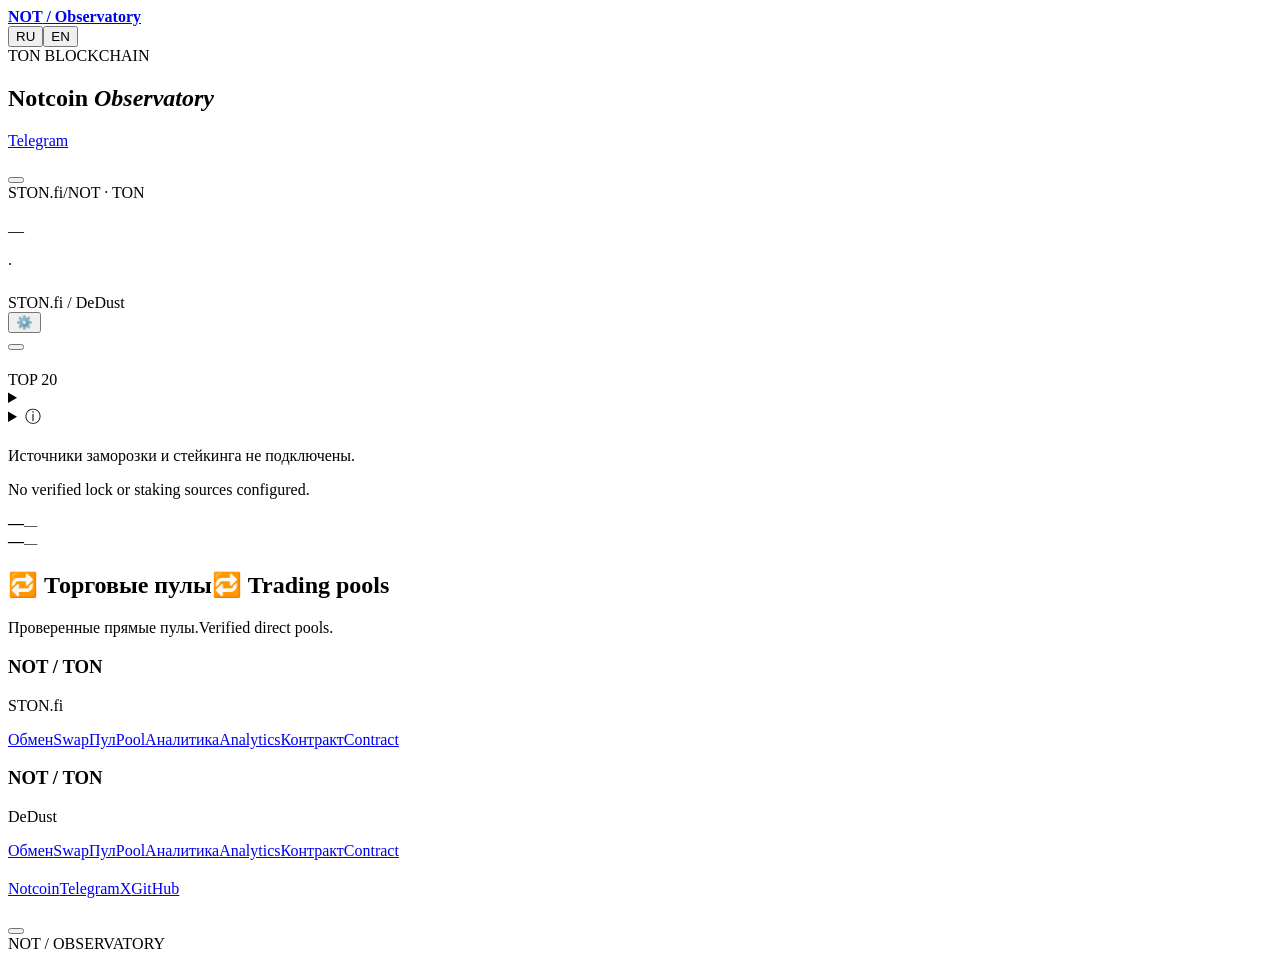
<file: web/page.html>
<!doctype html>
<html lang="ru"><head>
<meta charset="utf-8"><meta name="viewport" content="width=device-width,initial-scale=1">
<meta name="theme-color" content="#070d21"><meta name="description" content="NOT Observatory — сделки STON.fi и DeDust, держатели и подтверждённые сжигания NOT в сети TON.">
<title>Notcoin Observatory</title><style>/*STYLE*/</style>
</head><body id="top">
<header><div class="wrap nav">
<a class="brand" href="#top"><span class="brandMark" aria-hidden="true"></span><strong>NOT<span> / Observatory</span></strong></a>
<nav id="nav" aria-label="Observatory"><a href="#market" data-t="navMarket"></a><a href="#activity" data-t="activity"></a><a href="#wallets" data-t="wallets"></a><a href="#pools" data-t="navLiquidity"></a><a href="#supply" data-t="navSupply"></a><a href="#links" data-t="links"></a></nav>
<div class="langs" aria-label="Language"><button id="ru" lang="ru">RU</button><button id="en" lang="en">EN</button></div>
</div></header>
<main class="wrap"><section class="hero"><div class="herotext"><div class="eyebrow heroChain"><span class="brandInline" data-brand="ton">TON BLOCKCHAIN</span></div><h1>Notcoin <em>Observatory</em></h1><p data-t="intro"></p><div class="introLinks"><a href="#market" data-t="toMarket"></a><a href="https://t.me/notcoin" target="_blank" rel="noopener noreferrer">Telegram</a></div></div><div class="heroArt" role="img" aria-label="Notcoin"></div></section>
<section class="syncBar" aria-label="Data updates"><div><p id="syncStatus" role="status" aria-live="polite"></p><small id="syncDetail"></small></div><button id="refreshData" type="button"></button></section>
<section class="panel graph" id="market"><div class="graphTop"><div><div class="eyebrow marketChain"><span class="brandInline" data-brand="ston">STON.fi</span><span>/</span><span class="brandInline" data-brand="notflag">NOT</span> · <span class="brandInline" data-brand="ton">TON</span></div><h2 data-t="price"></h2><div class="capHeadline"><div id="lastPrice" class="price">—</div><span id="capChange" class="capChange"></span></div><p id="capPeriod" class="note"></p></div><div class="graphControls"><div id="currency" class="tabs" role="group"></div><div id="periods" class="tabs" role="group"></div></div></div>
<div class="chartCaption"><span class="lineKey"></span><span id="chartUnit"></span><span class="sep">·</span><span data-t="burnKey"></span></div>
<div id="plot"></div><section class="volumeBlock" aria-labelledby="volumeTitle"><div class="volumeHeading"><strong id="volumeTitle" data-t="volumeTitle"></strong><div class="volumeKeys"><span id="volumeBuys"></span><span id="volumeSells"></span></div></div><div id="tradeVolume"></div><small id="volumeEmpty" class="note" data-t="volumeEmpty"></small></section><div class="capRange"><span id="capLow"></span><span id="capHigh"></span></div></section>
<section class="summary"><div class="sectionHeading"><h2 data-t="summary"></h2></div><div id="stats"></div></section>

<div class="columns"><section id="activity" class="panel"><div class="sectionHeading"><h2 data-t="activity"></h2><span class="tag dexTag"><span class="brandInline" data-brand="ston">STON.fi</span> / <span class="brandInline" data-brand="dedust">DeDust</span></span></div><div class="feedFilterBar"><div id="filters" class="tabs"></div><button type="button" id="badgeFilterToggle" aria-controls="badgeFilterPanel" aria-expanded="false"><span aria-hidden="true">⚙️</span> <span data-t="filterButton"></span> <span id="badgeFilterCount" aria-live="polite"></span></button></div><div id="badgeFilterPanel" class="filterPanel" hidden><label class="onlyBadges"><input type="checkbox" id="feedDomains"><span data-t="withBadges"></span></label><div class="tradeSize"><label><input type="checkbox" id="largeTrades"><span data-t="largeTrades"></span></label><label><span data-t="minimumSize"></span><input type="number" min="0" step="any" value="20" inputmode="decimal" id="minTradeSize" disabled></label></div><div class="filterBadgesHeading"><strong data-t="filterByBadges"></strong><button type="button" id="clearBadgeFilters" data-t="filterReset"></button></div><input type="search" id="badgeFilterSearch" class="badgeFilterSearch" autocomplete="off" spellcheck="false" aria-label="Search badges"><div id="badgeFilterList" class="badgeFilterList"></div><p class="filterHint" data-t="filterHint"></p></div><div id="feed"></div><button class="more" id="more"></button></section>
<section id="wallets" class="panel"><div class="sectionHeading"><h2 data-t="wallets"></h2><span class="tag">TOP 20</span></div><div class="tabs" id="views"></div><div id="sellerPeriods" class="smallTabs"></div><details class="walletSearch"><summary data-t="walletSearch"></summary><form class="walletSearchForm" id="walletSearchForm"><input id="walletQuery" aria-label="TON" type="search" maxlength="253" spellcheck="false" autocapitalize="off" autocomplete="off" required><button id="walletFind" type="submit"></button></form><div class="walletResult" id="walletResult" role="status" hidden></div></details><details class="badgeLegend"><summary><span aria-hidden="true">ⓘ </span><span data-t="badgeLegend"></span></summary><dl><dt>OG</dt><dd data-t="badgeOg"></dd><dt>+888</dt><dd data-t="badgeFragment"></dd><dt>0000.ton</dt><dd data-t="badgeDigits"></dd><dt>🔥</dt><dd data-t="badgeBurn"></dd></dl></details><div id="rank"></div></section></div>
<section id="supply" class="panel resources supplyPanel"><h2 data-t="supplyTitle"></h2><p class="note" lang="ru">Источники заморозки и стейкинга не подключены.</p><p class="note" lang="en">No verified lock or staking sources configured.</p><div class="supplyGrid"><div><span data-t="supplyFrozen"></span><strong id="frozenTotal">—</strong><small id="frozenUsd">—</small></div><div><span data-t="supplyStaked"></span><strong id="stakingTotal">—</strong><small id="stakingUsd">—</small></div></div></section>
<section id="pools" class="panel resources" aria-labelledby="pools-title"><h2 id="pools-title"><span lang="ru">🔁 Торговые пулы</span><span lang="en">🔁 Trading pools</span></h2><p class="poolIntro"><span lang="ru">Проверенные прямые пулы.</span><span lang="en">Verified direct pools.</span></p><div class="poolGrid knownPools"><article class="poolCard" data-quote-address="EQAAAAAAAAAAAAAAAAAAAAAAAAAAAAAAAAAAAAAAAAAAAM9c"><h3>NOT / TON</h3><p>STON.fi</p><div class="poolActions"><a href="https://app.ston.fi/swap?ft=EQAvlWFDxGF2lXm67y4yzC17wYKD9A0guwPkMs1gOsM__NOT&amp;tt=TON"><span lang="ru">Обмен</span><span lang="en">Swap</span></a><a href="https://app.ston.fi/pools/EQCaY8Ifl2S6lRBMBJeY35LIuMXPc8JfItWG4tl7lBGrSoR2"><span lang="ru">Пул</span><span lang="en">Pool</span></a><a href="https://www.geckoterminal.com/ton/pools/EQCaY8Ifl2S6lRBMBJeY35LIuMXPc8JfItWG4tl7lBGrSoR2"><span lang="ru">Аналитика</span><span lang="en">Analytics</span></a><a href="https://gram.org/address/EQCaY8Ifl2S6lRBMBJeY35LIuMXPc8JfItWG4tl7lBGrSoR2"><span lang="ru">Контракт</span><span lang="en">Contract</span></a></div></article><article class="poolCard" data-quote-address="EQAAAAAAAAAAAAAAAAAAAAAAAAAAAAAAAAAAAAAAAAAAAM9c"><h3>NOT / TON</h3><p>DeDust</p><div class="poolActions"><a href="https://dedust.io/swap/EQAvlWFDxGF2lXm67y4yzC17wYKD9A0guwPkMs1gOsM__NOT/TON"><span lang="ru">Обмен</span><span lang="en">Swap</span></a><a href="https://dedust.io/pools/EQCUhnOllvxtLDEj3_9k0yMeTQ4Wv6rFBtXr2wnzKzucZeER"><span lang="ru">Пул</span><span lang="en">Pool</span></a><a href="https://www.geckoterminal.com/ton/pools/EQCUhnOllvxtLDEj3_9k0yMeTQ4Wv6rFBtXr2wnzKzucZeER"><span lang="ru">Аналитика</span><span lang="en">Analytics</span></a><a href="https://gram.org/address/EQCUhnOllvxtLDEj3_9k0yMeTQ4Wv6rFBtXr2wnzKzucZeER"><span lang="ru">Контракт</span><span lang="en">Contract</span></a></div></article></div><div class="poolGrid" id="discoveredPools" hidden></div><p class="poolSources" id="poolChecked"></p></section>
<section id="links" class="panel resources"><h2 data-t="links"></h2><div class="resourcesGrid"><article><h3 data-t="projectResources"></h3><div class="resourceList"><a href="https://notcoin.org/" target="_blank" rel="noopener noreferrer">Notcoin</a><a href="https://t.me/notcoin" target="_blank" rel="noopener noreferrer">Telegram</a><a href="https://x.com/notcoin" target="_blank" rel="noopener noreferrer">X</a><a href="https://github.com/Freebielife/Notcoin">GitHub</a></div></article><article><h3 data-t="contractLabel"></h3><p class="contract" id="contractAddress"></p><div class="resourceList"><a id="contract" data-t="exploreContract"></a><button id="copy"></button></div></article></div></section>
<footer><span>NOT / OBSERVATORY</span><a href="#top" data-t="up"></a></footer></main>

<script id="snapshot" type="application/json">__SNAPSHOT__</script><script>/*LOADER*/</script><script>/*MARKET_CAP*/</script><script>/*ICONS*/</script><script>/*APP*/</script></body></html>
</file>
